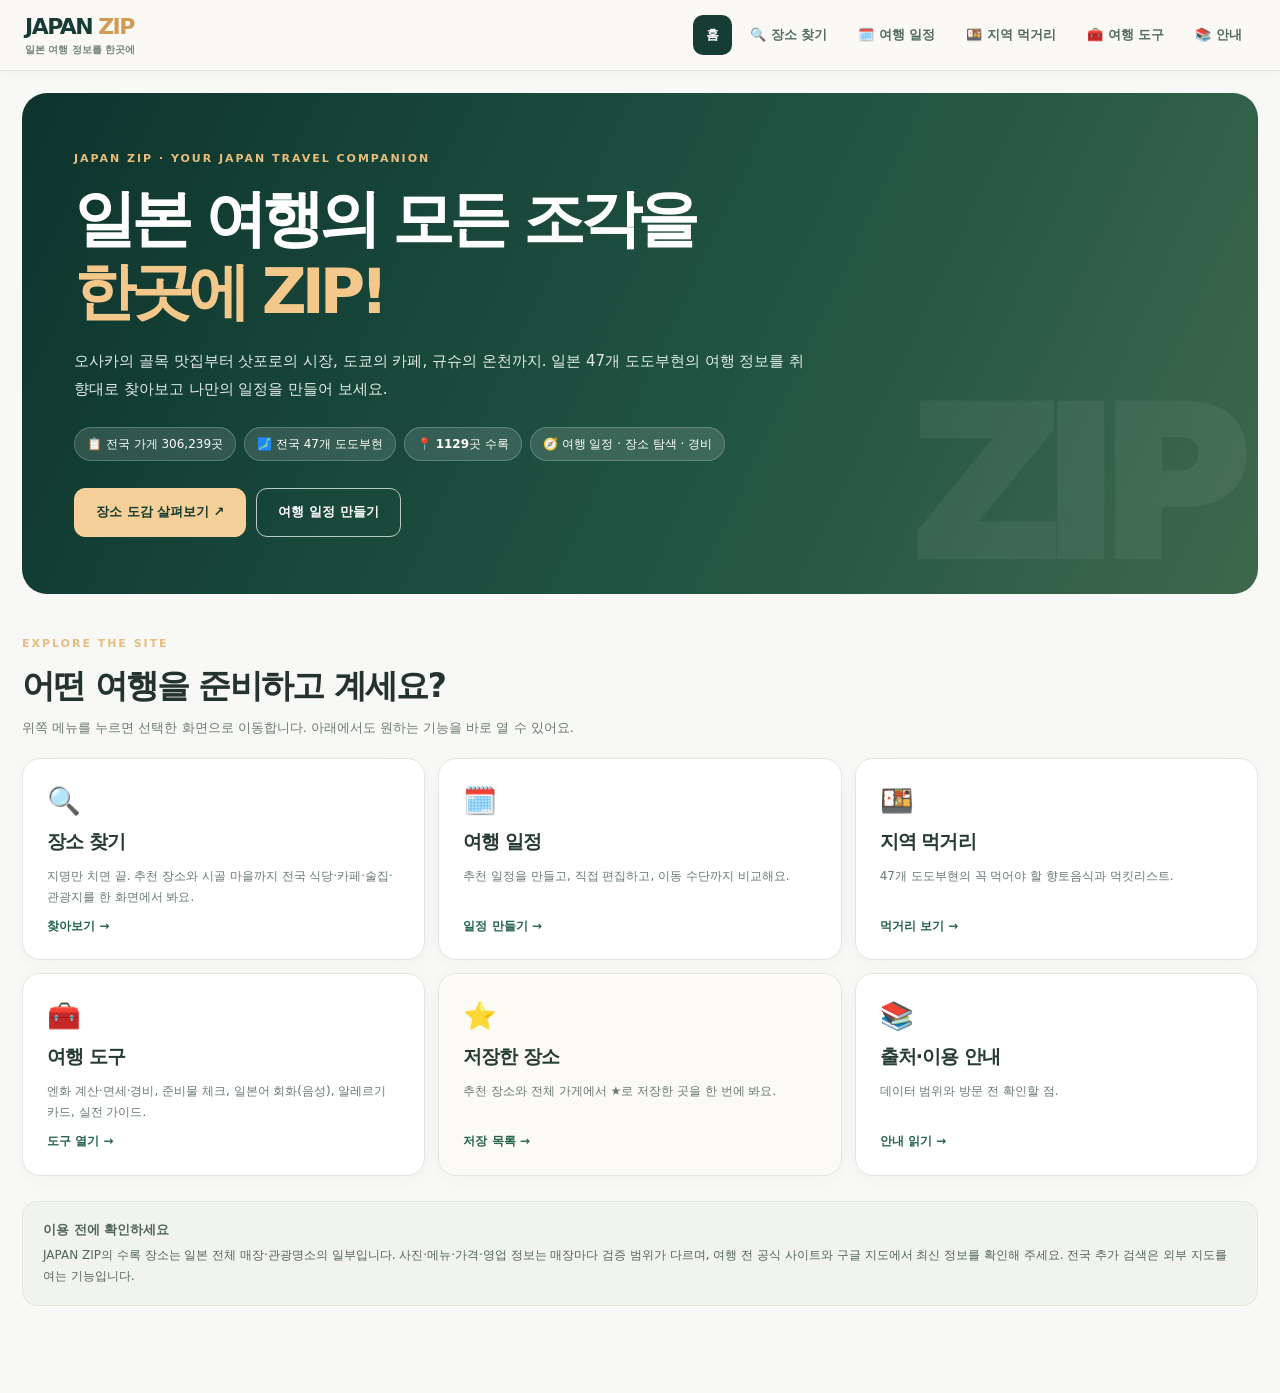
<file: index.html>
<!DOCTYPE html>

<html lang="ko"><head><meta charset="utf-8"/><meta content="width=device-width,initial-scale=1" name="viewport"/>
<title>JAPAN_ZIP | 여행 일정부터 맛집·관광지 추천까지</title>
<meta content="여행 일정부터 맛집·관광지 추천까지. 일본 47개 도도부현의 식당·카페·술집·관광명소를 찾고, 내 일정표를 만들어 엑셀·PDF로 저장하세요." name="description"/>
<meta property="og:type" content="website"/>
<meta property="og:site_name" content="JAPAN_ZIP"/>
<meta property="og:title" content="JAPAN_ZIP | 여행 일정부터 맛집·관광지 추천까지"/>
<meta property="og:description" content="여행 일정부터 맛집·관광지 추천까지. 일본 47개 도도부현의 식당·카페·술집·관광명소를 찾고, 내 일정표를 만들어 엑셀·PDF로 저장하세요."/>
<meta property="og:url" content="https://longchiri.github.io/JAPAN_ZIP/"/>
<meta property="og:image" content="https://longchiri.github.io/JAPAN_ZIP/icons/og.png"/>
<meta property="og:image:width" content="1200"/>
<meta property="og:image:height" content="630"/>
<meta property="og:locale" content="ko_KR"/>
<meta name="twitter:card" content="summary_large_image"/>
<meta name="twitter:title" content="JAPAN_ZIP | 여행 일정부터 맛집·관광지 추천까지"/>
<meta name="twitter:description" content="여행 일정부터 맛집·관광지 추천까지. 일본 47개 도도부현의 식당·카페·술집·관광명소를 찾고, 내 일정표를 만들어 엑셀·PDF로 저장하세요."/>
<meta name="twitter:image" content="https://longchiri.github.io/JAPAN_ZIP/icons/og.png"/>

<style>
:root{--forest:#163c35;--deep:#112d29;--leaf:#2d6659;--accent:#d7a65f;--bg:#faf9f5;--surface:#fff;--line:#e2e5dc;--muted:#5f6d68;--soft:#edf4ee;--blue:#375f93;--radius:18px;--shadow:0 8px 30px rgba(22,46,40,.06)}
*{box-sizing:border-box}html{scroll-behavior:smooth}body{margin:0;background:var(--bg);color:#25332e;font-family:system-ui,-apple-system,'Apple SD Gothic Neo','Malgun Gothic',sans-serif;line-height:1.56;font-size:15px}button,input,select{font:inherit}button{cursor:pointer}a{color:inherit;text-decoration:none}button:focus-visible,a:focus-visible,input:focus-visible,select:focus-visible{outline:3px solid #7db7a6;outline-offset:2px}button:disabled{cursor:default;opacity:.55}
nav{position:sticky;top:0;background:rgba(250,249,245,.95);backdrop-filter:blur(12px);z-index:10;border-bottom:1px solid var(--line)}.navin{max-width:1240px;margin:auto;padding:11px 22px;display:flex;justify-content:space-between;gap:14px;align-items:center;flex-wrap:wrap}.brand{font-weight:900;color:var(--forest);font-size:17px;letter-spacing:-.06em}.brand em{color:#b77849;font-style:normal}.navs{display:flex;flex-wrap:wrap;gap:14px;font-size:12px;color:#61736d}.navs a:hover{text-decoration:underline}
main{max-width:1240px;margin:auto;padding:0 22px 75px}.hero{margin:25px 0;border-radius:27px;background:linear-gradient(115deg,#133a33,#2b5b4c 65%,#476e57);color:white;padding:44px 42px;position:relative;overflow:hidden}.hero:after{content:'日本';position:absolute;right:32px;top:8px;font-size:145px;font-weight:900;opacity:.085;pointer-events:none}.eyebrow{font-size:12px;font-weight:850;letter-spacing:.15em;color:#edc389}.hero h1{font-size:clamp(30px,5vw,56px);line-height:1.22;letter-spacing:-.07em;margin:10px 0}.hero p{max-width:780px;color:#d8e8de;margin:13px 0 19px}.stats{display:flex;flex-wrap:wrap;gap:8px}.stats b{display:inline-block;background:#ffffff1b;border:1px solid #ffffff35;color:white;border-radius:40px;padding:6px 12px;font-size:12px;font-weight:720}
section{padding-top:38px}section h2{font-size:clamp(23px,3vw,31px);margin:4px 0 6px;letter-spacing:-.05em}section h3{letter-spacing:-.035em}section p.subtxt{color:var(--muted);margin:0 0 16px;font-size:13px}.card{border:1px solid var(--line);border-radius:var(--radius);background:var(--surface);padding:19px;box-shadow:var(--shadow)}.section-note{border-left:3px solid #89ad93;padding:12px 16px;border-radius:0 11px 11px 0;background:#eef2eb;font-size:12px;color:#445a50;margin-top:14px}.note-warn{border-left-color:#dba160;background:#fff5e8}.panel-title{font-weight:850;font-size:12px;color:#6c7c73;margin:0 0 8px;letter-spacing:.03em}.choicebar{display:flex;flex-wrap:wrap;gap:8px}.pill{background:white;border:1px solid #d1ded5;border-radius:999px;padding:9px 13px;font-weight:750;font-size:13px;color:#476055;transition:.15s}.pill:hover{background:#eaf3ec}.pill.on{background:var(--forest);color:white;border-color:var(--forest)}.pill.primary{background:var(--soft);color:var(--forest)}
.formgrid{display:grid;grid-template-columns:repeat(3,1fr);gap:13px}.control{min-width:0}.control label{display:block;font-size:12px;font-weight:800;color:#556960;margin-bottom:5px}.control select,.control input{width:100%;border:1px solid #cddbd1;border-radius:11px;padding:11px 12px;background:white;color:#243a31}.area-buttons{display:flex;flex-wrap:wrap;gap:7px;margin:10px 0}.theme-row{display:flex;flex-wrap:wrap;gap:7px;padding-top:4px}.theme-btn{border-radius:10px;border:1px solid #cfdbd3;background:#fff;padding:9px 12px;font-size:12px;font-weight:700;color:#456359}.theme-btn.on{background:#e1efe7;border-color:#689c82;color:#1d5644}.titlebar{display:flex;justify-content:space-between;align-items:center;gap:15px;flex-wrap:wrap;margin-bottom:16px}.controls-row{display:flex;gap:12px;flex-wrap:wrap;align-items:center;margin-top:13px}.btn{border:1px solid #b8cec1;border-radius:10px;padding:10px 13px;background:white;font-size:12px;font-weight:800;color:#2b594c}.btn.dark{background:var(--forest);color:white;border-color:var(--forest)}.btn:hover{filter:brightness(.97)}.tiny{font-size:11px;color:var(--muted)}
.itinerary{display:grid;grid-template-columns:repeat(2,minmax(0,1fr));gap:14px}.day{border:1px solid var(--line);border-radius:16px;overflow:hidden;background:white;min-width:0}.day header{background:#edf3ee;padding:15px 18px}.day header small{font-weight:850;color:#507766}.day header h3{font-size:17px;margin:2px 0 4px}.day header p{margin:0;color:var(--muted);font-size:12px}.day ol{margin:0;padding:8px 18px 11px;list-style:none}.day li{display:flex;gap:11px;padding:10px 0;border-bottom:1px dashed #e9ece5;font-size:13px}.day li:last-child{border:0}.day .time{width:40px;flex-shrink:0;font-weight:800;color:#507968;font-size:12px}.day .route-content{flex:1;min-width:0}.day a{font-weight:800;color:#285e4a;text-decoration:underline;text-decoration-color:#a9c5b6;text-underline-offset:3px}.day .route-menu{font-size:11px;color:#6b7772;margin:4px 0 0}.day footer{font-size:12px;background:#fafbf7;padding:9px 18px;color:#6b786d}.recommend-more{display:flex;flex-wrap:wrap;gap:6px}
.directory-grid{display:grid;grid-template-columns:repeat(3,minmax(0,1fr));gap:12px;margin-top:13px}.place{padding:17px;border-radius:15px;background:white;border:1px solid var(--line);box-shadow:var(--shadow);min-width:0;display:flex;flex-direction:column;transition:.18s}.place:hover{box-shadow:0 8px 22px #204b3817;transform:translateY(-2px)}.place-top{display:flex;align-items:start;justify-content:space-between;gap:6px}.tag{display:inline-block;border-radius:20px;background:#eaf3e9;padding:3px 9px;color:#3f795d;font-size:11px;font-weight:800}.tag.yellow{background:#fff2dc;color:#916027}.place h3{font-size:16px;letter-spacing:-.04em;line-height:1.32;margin:10px 0 2px}.place .japan{font-size:11px;color:#6b756f;margin:0 0 8px}.place .desc{font-size:12px;color:#556862;min-height:35px;margin:0 0 12px;flex:1}.menu{border-top:1px solid #f1eee7;padding:9px 0 0;font-size:12px}.menu strong{display:block;color:#244e3d;font-size:12px;margin:3px 0}.price{font-weight:800;color:#a66a40;font-size:12px}.footer-actions{display:flex;gap:7px;margin-top:12px}.map{flex:1;display:block;text-align:center;border-radius:10px;background:var(--forest);color:#fff;font-weight:800;padding:9px;font-size:12px}.source{font-size:11px;border:1px solid var(--line);border-radius:9px;padding:9px 10px;color:#516158}.fav{background:#fff;border:1px solid var(--line);border-radius:9px;width:36px;font-size:18px;color:#b98950}.fav.active{color:#d07832;background:#fff5e6}.placeholder{padding:35px;text-align:center;color:#66756d;border:1px dashed #bacbbd;border-radius:15px;background:white}.count{font-weight:800;color:#315b4f}.guidehint{font-size:12px;color:#65756e;margin:9px 0}
.charttable{width:100%;border-collapse:collapse;background:white;border:1px solid var(--line);border-radius:12px;overflow:hidden;font-size:12px}.charttable td,.charttable th{border-bottom:1px solid var(--line);padding:8px;text-align:left}.charttable th{background:#eef3ec}.charttable tr:last-child td{border-bottom:0}.two-col{display:grid;grid-template-columns:1.12fr .88fr;gap:14px}.budget-grid{display:grid;grid-template-columns:repeat(2,minmax(0,1fr));gap:10px}.budget-field{display:block}.budget-field label{display:block;font-size:12px;margin-bottom:4px;color:#5a6b5f}.budget-field input{width:100%;border:1px solid #d2e0d6;border-radius:9px;padding:10px}.total{font-size:30px;letter-spacing:-.06em;color:var(--forest);font-weight:900}.legend{display:flex;gap:8px;flex-wrap:wrap}.legend span{font-size:12px;padding:4px 10px;background:#e9f0ea;border-radius:20px}.source-list{padding-left:19px;font-size:12px;color:#5f7466;line-height:1.9}.source-list a{text-decoration:underline;color:#335f54}
@media(max-width:900px){.directory-grid{grid-template-columns:repeat(2,1fr)}.formgrid{grid-template-columns:repeat(2,1fr)}.hero:after{font-size:100px}.two-col{grid-template-columns:1fr}}
@media(max-width:600px){main{padding:0 13px 65px}.hero{padding:26px 21px;border-radius:19px}.hero:after{font-size:75px;right:10px;top:5px}.navin{padding:10px 13px}.navs{gap:9px}.itinerary,.directory-grid,.formgrid{grid-template-columns:1fr}section{padding-top:29px}.card{padding:14px}.place{padding:15px}.stats b{font-size:11px}.budget-grid{grid-template-columns:repeat(2,1fr)}.pill{padding:8px 11px;font-size:12px}}
@media print{nav,.controls-row,.footer-actions,.search-panel,#places,#sources{display:none!important}.hero{color:black;background:#f2f4ec}.hero p{color:black}section{padding-top:16px}.day{break-inside:avoid}}

.price-table-wrap{overflow-x:auto;margin-top:12px}.checked-price-table{width:100%;border-collapse:collapse;font-size:13px;min-width:640px}.checked-price-table th{text-align:left;padding:11px 13px;background:#eff5ef;color:#285546}.checked-price-table td{border-bottom:1px solid #e9eee8;padding:12px 13px;vertical-align:top}.checked-price-table tbody tr:hover{background:#fafcf9}.checked-price-table td b{color:#314d3e}.checked-price-table a{color:#21664c;font-weight:800;text-decoration:underline;text-underline-offset:3px}.verified-pill{display:inline-block;border-radius:40px;font-size:10px;font-weight:850;padding:3px 7px;margin:6px 0 3px;border:1px solid #b2d2bc}.verified-pill.official{color:#246a42;background:#eaf8ea}.verified-pill.reported{color:#805b28;background:#fff3dd;border-color:#ecd4ab}.checked-items{margin:7px 0;border-top:1px dashed #deded8}.checked-items>div{display:flex;justify-content:space-between;align-items:start;gap:8px;border-bottom:1px dashed #eee;padding:5px 0;font-size:12px}.checked-items b{white-space:nowrap;color:#334e3a}.price-note,.estimate-note{font-size:11px;color:#64736b;margin:5px 0}.price-note{color:#8a6246}.evidence-link{font-size:11px;color:#296955;text-decoration:underline;font-weight:750;display:inline-block;margin:4px 0}.price-table-wrap .price-table-detail{display:block;color:#8b644c;font-size:11px;margin-top:3px}

.venue-photo{margin:-5px -5px 13px}.venue-photo img{display:block;width:100%;height:185px;object-fit:cover;border-radius:14px;background:#e7eee8}.venue-photo small{font-size:10px;display:block;color:#6b7c72;padding-top:5px}.venue-photo small a{text-decoration:underline}.menu-explanation{font-size:12px;line-height:1.6;color:#4d5e55;margin:9px 0 5px}.photo-search{display:inline-block;font-size:11px;color:#245b48;font-weight:800;text-decoration:underline;margin:5px 0 8px}.discovery-section{margin-top:12px}.discovery-section select{width:100%}
.venue-placeholder{height:185px;margin:-5px -5px 13px;display:flex;flex-direction:column;align-items:center;justify-content:center;gap:5px;border-radius:14px;background:linear-gradient(135deg,#e7f0e6,#f7ecdb);color:#496b58}.venue-placeholder span{font-size:62px;line-height:1.2}.venue-placeholder small{font-size:10px;color:#677568;text-align:center;padding:0 15px}.kyushu-note{margin:18px 0;padding:16px;background:#fff5e4;border:1px solid #f1d9ad;border-radius:16px;color:#795b27;font-size:13px}.prefgrid{display:grid;grid-template-columns:repeat(auto-fit,minmax(135px,1fr));gap:8px;margin:12px 0}.prefgrid button{background:white;border:1px solid #d1dfd7;border-radius:12px;padding:13px;font-weight:800;color:#235242}.prefgrid button:hover{background:#e6f1eb}
.citychips{display:flex;gap:8px;flex-wrap:wrap;margin:12px 0}.citychips button{border-radius:30px;background:#fff;border:1px solid #cadace;padding:9px 12px;color:#215542;font-weight:750;font-size:12px}.citychips button:hover,.citychips button.active{background:#164537;color:white}.district-heading{font-weight:800;font-size:13px;margin:10px 0}.atlas-footnote{font-size:12px;color:#536b60;line-height:1.65}.count-tally{padding:11px 14px;margin:12px 0;border-radius:12px;background:#ecf3ee;border:1px solid #d8e5dd;font-size:12px;color:#365c4b}.pref-range{margin:8px 0;color:#53685e;font-size:12px}
/* JAPAN ZIP small-town directory */
.zip-town-explorer{margin:18px 0 22px;padding:20px;border:1px solid #d1e2d7;border-radius:18px;background:#f8fbf8}
.zip-town-explorer .district-heading{margin:0 0 6px}.zip-town-explorer .district-heading small{font-size:12px;font-weight:600;color:#6a8275}
.zip-town-tools{display:grid;grid-template-columns:1fr 1fr;gap:12px;margin:13px 0}
.zip-town-tools label span{display:block;font-size:12px;font-weight:800;color:#577161;margin-bottom:6px}
.zip-town-tools input,.zip-town-tools select{width:100%;min-width:0;padding:11px;border:1px solid #c8dace;border-radius:10px;background:#fff;color:#243d33}
.zip-town-list{display:flex;flex-wrap:wrap;gap:7px;max-height:240px;overflow:auto;padding:2px}
.zip-town-chip{border:1px solid #c9dbcf;background:white;color:#2a5843;border-radius:999px;font-weight:700;font-size:12px;padding:8px 11px}
.zip-town-chip[aria-pressed="true"]{background:#174436;color:white;border-color:#174436}
.zip-town-detail{margin-top:14px;background:white;border:1px solid #dde9dd;border-radius:12px;padding:14px;color:#345443;font-size:13px}
.zip-town-detail h3{margin:0 0 5px;font-size:17px}.zip-town-links{display:flex;flex-wrap:wrap;gap:7px;margin-top:12px}
.zip-town-links a{border-radius:9px;padding:9px 12px;text-decoration:none;background:#e8f1e9;color:#235540;font-size:12px;font-weight:800}
.zip-town-links a:first-child{background:#174436;color:white}
@media(max-width:640px){.zip-town-explorer{padding:13px}.zip-town-tools{grid-template-columns:1fr}.zip-town-list{max-height:200px}}
.zip-multi-picker{border:1px solid #c9dcd0;background:#f7faf7;border-radius:16px;padding:17px;margin:11px 0}.zip-multi-row{display:flex;gap:9px;align-items:center;flex-wrap:wrap}.zip-multi-row label{font-size:12px;font-weight:800}.zip-multi-row select{flex:1;min-width:170px;border:1px solid #cadbcf;background:#fff;border-radius:10px;padding:11px}.zip-selected-prefs{display:flex;gap:8px;flex-wrap:wrap;margin:12px 0}.zip-picked{border-radius:30px;padding:8px 10px 8px 14px;background:#dfeee5;font-size:13px;font-weight:750;color:#244e3f}.zip-picked button{border:none;background:transparent;color:#a14d42;font-weight:900;margin-left:7px;font-size:17px}#zonePills{display:none!important}@media(max-width:600px){.zip-multi-row select{min-width:100%;width:100%}}
.food-venues{margin:13px 0;padding:11px;border-radius:12px;background:#f2f7f2;border:1px solid #d9e7db}.food-venues>strong{display:block;font-size:13px;margin-bottom:8px;color:#22513f}.food-venue{border-top:1px solid #dde8dc;padding:9px 0;display:flex;justify-content:space-between;gap:12px;align-items:center;font-size:12px}.food-venue small{display:block;font-size:11px;color:#68786b;margin-top:4px}.food-venue a{white-space:nowrap;color:#245e4c;text-decoration:underline;font-weight:800}.food-no-venues{font-size:12px;color:#69776e;background:#f7f8f5;padding:10px;border-radius:9px}#zipPlanRegionGuide{grid-column:1/-1;margin:3px 0} </style><style>
/* JAPAN ZIP multi-screen navigation */
[hidden]{display:none!important}
:root{--forest:#163c35;--deep:#112d29;--accent:#d7a65f}
body{background:#f8f9f7}
nav{z-index:50;box-shadow:0 1px 12px rgba(16,48,39,.05)}
.zip-nav{max-width:1320px;padding:12px 25px;min-height:70px}
.zip-brand{font-size:22px;white-space:nowrap;letter-spacing:-.07em;line-height:1}
.zip-brand em{color:#d19b55}
.zip-brand small{display:block;letter-spacing:0;font-size:10px;color:#73867c;font-weight:600;margin-top:7px}
.zip-nav-links{gap:5px;align-items:center}
.zip-nav-links a{font-size:13px;font-weight:780;padding:10px 13px;border-radius:10px;color:#536b60;transition:background .15s,color .15s}
.zip-nav-links a:hover{background:#eff5ef;text-decoration:none}
.zip-nav-links a.active{background:#173c34;color:#fff;text-decoration:none}
.zip-menu-toggle{display:none;border:1px solid #cbdad0;background:#fff;border-radius:10px;padding:8px 13px;font-weight:800;color:#224c3a}
.zip-view{animation:zipFade .22s ease-out}
@keyframes zipFade{from{opacity:.3;transform:translateY(5px)}to{opacity:1;transform:translateY(0)}}
.zip-home{padding-top:22px}
.zip-hero{background:linear-gradient(115deg,#0d342d 0%,#215443 58%,#3e684c 100%);border-radius:25px;padding:57px 52px;color:white;overflow:hidden;position:relative}
.zip-hero:after{content:'ZIP';position:absolute;right:30px;bottom:-55px;font-size:clamp(120px,16vw,230px);font-weight:1000;letter-spacing:-.09em;opacity:.055;pointer-events:none}
.zip-eyebrow,.zip-section-label{font-weight:850;font-size:11px;letter-spacing:.18em;color:#e8bd7c}
.zip-hero h1{font-size:clamp(33px,5.5vw,62px);letter-spacing:-.08em;line-height:1.17;margin:16px 0 20px}
.zip-hero h1 span{color:#f4c88b}
.zip-hero p{max-width:740px;color:#e1ede6;line-height:1.85;font-size:15px}
.zip-hero-stats{display:flex;flex-wrap:wrap;gap:8px;margin-top:23px}
.zip-hero-stats span{padding:7px 12px;font-size:12px;color:#fff;background:#ffffff20;border:1px solid #ffffff35;border-radius:20px}
.zip-hero-actions{display:flex;gap:10px;flex-wrap:wrap;margin-top:27px;position:relative;z-index:1}
.zip-hero-actions button{border-radius:11px;padding:13px 21px;font-weight:850;font-size:13px}
.zip-primary{background:#f5d098;color:#153c30;border:1px solid #f5d098}
.zip-secondary{background:transparent;border:1px solid #b8cdc0;color:#fff}
.zip-intro{margin:37px 0 20px}
.zip-intro h2{font-size:clamp(24px,3.5vw,33px);margin:6px 0;letter-spacing:-.05em}
.zip-intro p{margin:0;color:#6a7a70;font-size:13px}
.zip-feature-grid{display:grid;grid-template-columns:repeat(3,minmax(0,1fr));gap:13px}
.zip-feature{background:#fff;border:1px solid #e1e8df;border-radius:18px;min-height:186px;text-align:left;padding:24px;display:flex;align-items:flex-start;flex-direction:column;gap:9px;color:#263b31;box-shadow:0 4px 16px #163c3509;transition:.18s}
.zip-feature:hover,.zip-feature:focus-visible{transform:translateY(-3px);border-color:#92b5a1;box-shadow:0 12px 25px #163c3515}
.zip-feature-icon{font-size:27px;line-height:1.3}
.zip-feature b{font-size:19px;letter-spacing:-.05em}
.zip-feature span:not(.zip-feature-icon){font-size:12px;color:#687a70;line-height:1.75;flex:1}
.zip-feature strong{font-size:12px;color:#23634d}
.zip-feature-favs{background:#fcfaf4}
.zip-home-note{margin:25px 0 12px;border:1px solid #e2e8db;background:#f0f4ec;padding:18px 20px;border-radius:15px;font-size:13px;color:#526756}
.zip-home-note p{margin:5px 0 0;font-size:12px;line-height:1.75}
.zip-view-header{padding:27px 0 20px;border-bottom:1px solid #e0e8df;margin-bottom:12px}
.zip-view-header span{font-size:11px;font-weight:800;color:#6c8e7c;letter-spacing:.08em}
.zip-view-header h1{font-size:clamp(27px,4vw,39px);letter-spacing:-.06em;margin:7px 0 4px;color:#204b3e}
.zip-view-header p{margin:0;font-size:13px;color:#64796c}
.zip-view:not(.zip-home){padding-top:6px}
.zip-view:not(.zip-home)>section{padding-top:18px}
main{max-width:1280px}
@media(max-width:900px){.zip-feature-grid{grid-template-columns:repeat(2,minmax(0,1fr))}.zip-nav-links a{font-size:12px;padding:9px 8px}.zip-brand{font-size:19px}}
@media(max-width:680px){.zip-nav{padding:10px 14px}.zip-menu-toggle{display:block;margin-left:auto}.zip-nav-links{display:none;width:100%;flex-basis:100%;flex-wrap:wrap;gap:5px;padding:8px 0 3px}.zip-nav-links.is-open{display:flex}.zip-nav-links a{flex:1 1 45%;text-align:center;padding:11px 8px;background:#f1f5f0}.zip-nav-links a.active{background:#173c34}.zip-hero{padding:36px 24px;border-radius:17px}.zip-hero p{font-size:13px}.zip-feature-grid{grid-template-columns:1fr}.zip-feature{min-height:unset;padding:19px}.zip-feature b{font-size:17px}.zip-home{padding-top:15px}}
@media print{.zip-view[hidden]{display:none!important}.zip-nav-links,.zip-menu-toggle,.zip-hero-actions,.zip-feature-grid{display:none!important}}
</style><style>
.zip-search-grid{grid-template-columns:repeat(3,minmax(0,1fr))!important}.zip-search-steps{display:flex;gap:8px;flex-wrap:wrap;margin-bottom:16px}.zip-search-steps span{background:#edf4ee;color:#215b48;padding:6px 12px;border-radius:100px;font-size:12px;font-weight:750}.zip-search-actions{display:flex;flex-wrap:wrap;align-items:center;gap:10px;margin:15px 0}.zip-town-found{padding:12px 0}.zip-town-found-list{display:flex;gap:7px;flex-wrap:wrap;margin-top:8px;max-height:160px;overflow:auto}.zip-unified-results{border-top:1px solid #e1e8e1;margin-top:20px;padding-top:10px}.zip-unified-results h3{font-size:17px}.zip-unified-results h3 small{font-size:12px;color:#567365}.zip-unified-cards{display:grid;grid-template-columns:repeat(3,minmax(0,1fr));gap:9px;margin:12px 0}.zip-result-mini{border:1px solid #dce7de;border-radius:12px;padding:12px;display:flex;flex-direction:column;gap:4px}.zip-result-mini b{font-size:13px}.zip-result-mini small{font-size:11px;color:#6e7b72}.zip-result-mini a{font-size:12px;color:#25634a;text-decoration:underline}.zip-repeat-control{display:flex;align-items:center;gap:7px;flex-wrap:wrap;font-weight:750;color:#31584a;font-size:12px}.zip-repeat-control input{accent-color:#174737}.zip-repeat-control small{font-weight:400;color:#6a766d}@media(max-width:850px){.zip-search-grid,.zip-unified-cards{grid-template-columns:repeat(2,minmax(0,1fr))!important}}@media(max-width:600px){.zip-search-grid,.zip-unified-cards{grid-template-columns:1fr!important}}</style>
<style>
#food-guide .food-layout{display:grid;grid-template-columns:260px minmax(0,1fr);gap:18px}#food-guide .food-filter{position:sticky;top:86px;align-self:start}#food-guide .food-search{width:100%;padding:12px;border:1px solid #cbd9d0;border-radius:12px;margin:8px 0}#food-guide .foodcards{display:grid;grid-template-columns:repeat(2,minmax(0,1fr));gap:12px}#food-guide .food-item{background:#fff;border:1px solid #dce6dd;border-radius:15px;padding:16px;min-width:0}#food-guide .food-item h3{margin:4px 0;font-size:18px}#food-guide .food-item .jp{color:#697970;font-size:12px}#food-guide .food-item p{color:#516259;font-size:13px;margin:8px 0}#food-guide .food-actions{display:flex;gap:6px;flex-wrap:wrap}#food-guide .food-actions button,#food-guide .food-actions a{border:1px solid #bfd2c5;border-radius:9px;padding:8px 10px;font-size:12px;font-weight:750;background:white;color:#265341;cursor:pointer}#food-guide .food-actions a{background:#17473a;color:white}#food-guide .food-actions .saved{background:#fff2d6;color:#8a5920}#food-guide .food-mini{font-size:12px;color:#65796a}#food-guide .food-select{width:100%;padding:11px;border:1px solid #cbd9d0;border-radius:10px;background:white;margin:5px 0 12px}#food-guide .food-head{display:flex;align-items:center;justify-content:space-between;gap:10px;flex-wrap:wrap;margin:10px 0 15px}#food-guide .food-count{font-weight:800;color:#2b6550}#food-guide .food-filter h3{margin:0 0 9px}#food-guide .food-tag{background:#e7f1e9;border-radius:18px;padding:5px 10px;font-size:12px;display:inline-block;color:#326349}#food-guide .food-source{margin-top:15px;font-size:12px;color:#617168}#food-guide .food-source a{text-decoration:underline}@media(max-width:800px){#food-guide .food-layout{grid-template-columns:1fr}#food-guide .food-filter{position:static}#food-guide .foodcards{grid-template-columns:1fr}}
</style><style>
/* JAPAN ZIP V10 editor / details */
.jz-toolbar{display:flex;flex-wrap:wrap;gap:9px;align-items:center;margin:14px 0}.jz-match-list{display:grid;grid-template-columns:repeat(auto-fit,minmax(220px,1fr));gap:8px;margin:12px 0}.jz-match{border:1px solid #d6e2d9;background:#f8fbf7;border-radius:12px;padding:11px;display:flex;justify-content:space-between;align-items:center;gap:8px}.jz-match b{font-size:13px}.jz-days{display:grid;grid-template-columns:repeat(auto-fit,minmax(290px,1fr));gap:14px;margin-top:20px}.jz-day{padding:15px;background:#fff;border:1px solid #d6e3d8;border-radius:17px;min-width:0}.jz-day h3{margin:0 0 10px}.jz-day-entry{border-top:1px solid #e4e9e1;padding:11px 0;display:grid;grid-template-columns:minmax(0,1fr) auto;gap:8px;align-items:center}.jz-day-entry small{display:block;color:#61766d}.jz-iconbtn{border:1px solid #c9d9cb;background:#fff;color:#19493d;border-radius:9px;padding:5px 8px}.jz-iconbtn:disabled{opacity:.35}.jz-actions{display:flex;gap:4px}.jz-route-grid{display:grid;grid-template-columns:repeat(3,minmax(0,1fr));gap:12px;margin:18px 0}.jz-option{border:1px solid #d8e3d9;padding:14px;border-radius:14px}.jz-option label{display:block;font-size:12px;font-weight:750;margin:8px 0 3px}.jz-option input{width:100%;padding:9px;border:1px solid #ccdcd0;border-radius:9px}.jz-result{padding:13px;background:#edf3ee;border-radius:12px;font-size:13px}.jz-info-grid{display:grid;grid-template-columns:repeat(2,minmax(0,1fr));gap:14px}.jz-info-grid .card a{color:#22614c;text-decoration:underline;font-weight:800}.jz-modal[hidden]{display:none!important}.jz-modal{position:fixed;inset:0;z-index:150;display:flex;align-items:center;justify-content:center;padding:20px}.jz-modal-backdrop{position:absolute;inset:0;background:rgba(10,31,24,.63)}.jz-modal-card{position:relative;z-index:1;background:#fff;border-radius:22px;padding:25px;max-width:720px;width:100%;max-height:90vh;overflow:auto;box-shadow:0 20px 80px #112e2855}.jz-modal-card h2{margin:6px 0;font-size:25px}.jz-close{position:absolute;right:15px;top:11px;border:0;background:#e9f1e9;border-radius:50%;font-size:28px;width:38px;height:38px}.jz-modal-grid{display:grid;grid-template-columns:1fr 1fr;gap:12px}.jz-modal-grid>div{background:#f3f7f2;padding:12px;border-radius:11px}.jz-muted{color:#65746d;font-size:12px}.jz-place-detail{cursor:pointer}.jz-place-detail:hover{outline:2px solid #aac9b6;outline-offset:2px}.jz-restaurant-filter{display:flex;gap:6px;flex-wrap:wrap;margin:12px 0}.jz-restaurant-filter button{font-size:12px}.jz-food-matches{margin-top:10px;border-top:1px solid #d9e3d9;padding-top:8px}.jz-food-matches .jz-food-venue{padding:7px 0;border-bottom:1px dashed #d9e2d8}.jz-food-venue small{display:block;color:#69786c}.jz-note{padding:12px;border-left:3px solid #a1bca7;background:#f3f8f3;font-size:12px;margin-top:12px}.jz-badgelabel{font-size:11px;font-weight:800;color:#3e775e;background:#e7f3eb;border-radius:20px;padding:5px 9px;display:inline-block}
@media(max-width:700px){.jz-info-grid,.jz-route-grid,.jz-modal-grid{grid-template-columns:1fr}.jz-modal-card{padding:19px}.jz-day-entry{grid-template-columns:minmax(0,1fr)}}
@media print{nav,.jz-toolbar,.jz-iconbtn,#jzMatches,.zip-view-header,#jzModal{display:none!important}#zip-editor{display:block!important}.jz-day{break-inside:avoid}}
</style><style id="jz-v11-styles">
.jz-free-note{background:#edf4ee;border:1px solid #d0e2d4;border-radius:12px;padding:12px 15px;margin:14px 0;color:#385648;font-size:13px;line-height:1.7}.jz-free-note button{margin:5px 0 0 8px}.jz-edit-slot{margin-top:6px;display:flex;gap:7px;align-items:center;flex-wrap:wrap}.jz-edit-slot button{font-size:12px;padding:5px 10px}.jz-suggest-overlay:not([hidden]){display:flex;position:fixed;inset:0;background:rgba(15,31,26,.66);z-index:2000;align-items:center;justify-content:center;padding:18px}.jz-suggest-panel{width:min(980px,100%);max-height:90vh;overflow:auto;background:#fff;border-radius:20px;padding:22px;box-shadow:0 18px 55px #0003}.jz-suggest-head{display:flex;justify-content:space-between;gap:12px;align-items:start}.jz-suggest-head h2{margin:4px 0}.jz-suggest-head small{color:#497464;font-weight:800}.jz-suggest-filters{display:grid;grid-template-columns:repeat(3,minmax(0,1fr));gap:12px;margin:15px 0}.jz-suggest-filters label{font-weight:750;font-size:12px;color:#486758}.jz-suggest-filters input,.jz-suggest-filters select{display:block;width:100%;min-width:0;border:1px solid #bfcfc4;background:#fff;padding:10px;border-radius:10px;margin-top:5px}.jz-suggest-results{display:grid;grid-template-columns:repeat(2,minmax(0,1fr));gap:10px;margin-top:10px}.jz-suggest-item{border:1px solid #dce5dd;border-radius:13px;padding:14px;min-width:0}.jz-suggest-item h3{font-size:16px;margin:5px 0}.jz-suggest-item p{font-size:12px;color:#64756a;margin:4px 0}.jz-suggest-item .actions{display:flex;gap:7px;flex-wrap:wrap;margin-top:10px}.jz-suggest-item a,.jz-suggest-item button{font-size:12px}.jz-suggest-foot{display:flex;justify-content:space-between;gap:10px;align-items:center;flex-wrap:wrap;margin-top:15px}.jz-suggest-near{font-size:11px;color:#246345;font-weight:800}.jz-noresult{grid-column:1/-1;padding:22px;text-align:center;color:#5f6c61;background:#f5f7f3;border-radius:10px}
@media(max-width:700px){.jz-suggest-panel{padding:14px;max-height:94vh}.jz-suggest-filters{grid-template-columns:1fr}.jz-suggest-results{grid-template-columns:1fr}}
@media print{.jz-edit-slot,.jz-suggest-overlay,.jz-free-note{display:none!important}}
</style>
<link rel="manifest" href="manifest.webmanifest"/>
<meta name="theme-color" content="#163c35"/>
<link rel="icon" href="icons/icon-192.png"/>
<link rel="apple-touch-icon" href="icons/icon-192.png"/>
<link rel="stylesheet" href="css/v13.css"/>
</head><body>
<nav><div class="navin zip-nav"><a aria-label="JAPAN ZIP 홈" class="brand zip-brand" data-go="home" href="#home">JAPAN <em>ZIP</em><small>일본 여행 정보를 한곳에</small></a><button aria-controls="zipNavLinks" aria-expanded="false" class="zip-menu-toggle" id="zipToggle" type="button">☰ 메뉴</button><div aria-label="메인 메뉴" class="navs zip-nav-links" id="zipNavLinks" role="navigation"><a data-go="home" href="#home">홈</a><a data-go="find" href="#find">🔍 장소 찾기</a><a data-go="planner" href="#planner">🗓️ 여행 일정</a><a data-go="food-guide" href="#food-guide">🍱 지역 먹거리</a><a data-go="tools" href="#tools">🧰 여행 도구</a><a data-go="sources" href="#sources">📚 안내</a></div></div></nav>
<main><section aria-label="JAPAN ZIP 홈" class="zip-home zip-view" data-view="home" id="home"><div class="zip-hero"><div class="zip-eyebrow">JAPAN ZIP · YOUR JAPAN TRAVEL COMPANION</div><h1>일본 여행의 모든 조각을<br/><span>한곳에 ZIP!</span></h1><p>오사카의 골목 맛집부터 삿포로의 시장, 도쿄의 카페, 규슈의 온천까지. 일본 47개 도도부현의 여행 정보를 취향대로 찾아보고 나만의 일정을 만들어 보세요.</p><div class="zip-hero-stats"><span id="v12HomeOsmCount" hidden></span><span>🗾 전국 47개 도도부현</span><span>📍 <strong id="bigcount">1,129</strong>곳 수록</span><span>🧭 여행 일정 · 장소 탐색 · 경비</span></div><div class="zip-hero-actions"><button class="zip-primary" data-open="find" type="button">장소 도감 살펴보기 ↗</button><button class="zip-secondary" data-open="planner" type="button">여행 일정 만들기</button></div></div><div class="zip-intro"><div><span class="zip-section-label">EXPLORE THE SITE</span><h2>어떤 여행을 준비하고 계세요?</h2><p>위쪽 메뉴를 누르면 선택한 화면으로 이동합니다. 아래에서도 원하는 기능을 바로 열 수 있어요.</p></div></div><div class="zip-feature-grid"><button class="zip-feature" data-open="find" type="button"><span class="zip-feature-icon">🔍</span><b>장소 찾기</b><span>지명만 치면 끝. 추천 장소와 시골 마을까지 전국 식당·카페·술집·관광지를 한 화면에서 봐요.</span><strong>찾아보기 →</strong></button><button class="zip-feature" data-open="planner" type="button"><span class="zip-feature-icon">🗓️</span><b>여행 일정</b><span>추천 일정을 만들고, 직접 편집하고, 이동 수단까지 비교해요.</span><strong>일정 만들기 →</strong></button><button class="zip-feature" data-open="food-guide" type="button"><span class="zip-feature-icon">🍱</span><b>지역 먹거리</b><span>47개 도도부현의 꼭 먹어야 할 향토음식과 먹킷리스트.</span><strong>먹거리 보기 →</strong></button><button class="zip-feature" data-open="tools" type="button"><span class="zip-feature-icon">🧰</span><b>여행 도구</b><span>엔화 계산·면세·경비, 준비물 체크, 일본어 회화(음성), 알레르기 카드, 실전 가이드.</span><strong>도구 열기 →</strong></button><button class="zip-feature zip-feature-favs" id="zipFavorites" type="button"><span class="zip-feature-icon">⭐</span><b>저장한 장소</b><span>추천 장소와 전체 가게에서 ★로 저장한 곳을 한 번에 봐요.</span><strong>저장 목록 →</strong></button><button class="zip-feature" data-open="sources" type="button"><span class="zip-feature-icon">📚</span><b>출처·이용 안내</b><span>데이터 범위와 방문 전 확인할 점.</span><strong>안내 읽기 →</strong></button></div><div class="zip-home-note"><b>이용 전에 확인하세요</b><p>JAPAN ZIP의 수록 장소는 일본 전체 매장·관광명소의 일부입니다. 사진·메뉴·가격·영업 정보는 매장마다 검증 범위가 다르며, 여행 전 공식 사이트와 구글 지도에서 최신 정보를 확인해 주세요. 전국 추가 검색은 외부 지도를 여는 기능입니다.</p></div></section>
<section class="zip-view" data-view="planner" hidden="" id="planner"><div class="zip-view-header"><span>JAPAN ZIP / 여행 일정 만들기</span><h1>여행 일정 만들기</h1><p>일본 여행의 출발점을 선택하고 일정표를 구성해 보세요.</p></div><div class="titlebar"><div><div class="eyebrow">01 · BUILD YOUR OWN ROUTE</div><h2>내 취향대로 여행 루틴 만들기</h2><p class="subtxt">날짜 없이 여행 기간·중심 지역·음식·테마를 선택하면 추천 일정과 방문 장소를 구성합니다. 각 장소의 수정 버튼으로 같은 동네·같은 현 후보를 찾아 바꿀 수 있습니다.</p></div><div class="controls-row"><button class="btn" id="copyPlan">📋 일정 복사</button><button class="btn" id="print">🖨 인쇄</button></div></div>
<div class="card"><div class="kyushu-note"><b>🚆 교통 안내</b> · 일본 전국은 장소를 비교하는 검색 범위이며 2~5일에 전국을 순회하는 일정이 아닙니다. <b>도도부현을 골라야 해당 지역만</b> 일정에 배정됩니다. 광역 지역만 선택하면 그 권역 안의 여러 도도부현을 날짜별로 순환합니다. 다른 도시를 함께 이동한다면 열차·항공 시간 및 숙박지를 별도로 조정하세요.</div><div class="panel-title">🗾 전국 지역 탐색</div><div class="formgrid" style="grid-template-columns:repeat(auto-fit,minmax(220px,1fr));margin:8px 0 19px"><div class="control"><label for="regionPick">광역 지역 (9개)</label><select id="regionPick"><option value="전체">일본 전국</option><option value="홋카이도">홋카이도</option><option value="도호쿠">도호쿠</option><option value="간토">간토</option><option value="주부">주부</option><option value="간사이">간사이</option><option value="주고쿠">주고쿠</option><option value="시코쿠">시코쿠</option><option value="규슈">규슈</option><option value="오키나와">오키나와</option></select></div><div class="control"><label for="prefPick">도도부현 (47개)</label><select id="prefPick"></select></div></div><div class="count-tally" id="selectionCount" role="status"></div><div class="citychips" id="cityQuick" style="display:none!important"></div><div class="zip-town-explorer" id="zipTownExplorer" style=";display:none!important"><div class="district-heading">🏘️ 일본 전국 소도시·온천마을·섬 탐색 <small id="zipTownTotal"></small></div><p class="subtxt">먼저 광역 지역과 도도부현을 선택하세요. 이곳의 지명 목록은 <b>여행지 검색용</b>이며 매장 데이터가 등록되어 있다는 뜻은 아닙니다.</p><div class="zip-town-tools"><label class="control"><span>도시·마을 이름 검색</span><input id="zipTownQuery" placeholder="예: 다카야마, 유후인, 오타루, 이네" type="search"/></label><label class="control"><span>여행지 선택</span><select id="zipTownSelect"><option value="">도시·마을 선택</option></select></label></div><div class="zip-town-list" id="zipTownList"></div><div aria-live="polite" class="zip-town-detail" id="zipTownDetail">지역을 선택하면 소도시별 검색 버튼이 나옵니다.</div></div><div class="panel-title">① 여행 기간</div><div class="choicebar" id="durations"><button class="pill" data-days="3">2박 3일</button><button class="pill on" data-days="4">3박 4일</button><button class="pill" data-days="5">4박 5일</button></div>
<div class="panel-title" style="margin-top:20px">② 여행할 지역 여러 개 선택</div>
<div class="zip-multi-picker"><div class="zip-multi-row"><label for="zipPlanPref">일정에 추가할 도도부현</label><select id="zipPlanPref" aria-label="일정에 추가할 지역"></select><button type="button" class="btn dark" id="zipAddPref">+ 지역 추가</button><button type="button" class="btn" id="zipClearPref">전체 삭제</button></div><p class="tiny">위의 광역 지역·도도부현을 고르면 이 목록도 해당 권역으로 좁혀집니다. 예: 규슈 선택 → 후쿠오카·사가·나가사키·구마모토·오이타·미야자키·가고시마에서 선택. 같은 지역을 여러 번 추가할 수 있습니다.</p><div id="zipSelectedPrefs" class="zip-selected-prefs" aria-live="polite"></div><p class="tiny" id="zipPlanPrefHint"></p></div>
<div class="formgrid" style="margin-top:10px"><div class="control"><label for="microArea">세부 동네</label><select id="microArea"></select></div><div class="control"><label for="cuisine">음식 대분류</label><select id="cuisine"></select></div><div class="control"><label for="foodtype">먹고 싶은 메뉴</label><select id="foodtype"></select></div><div class="control"><label for="audience">어떤 분위기?</label><select id="audience"><option value="all">모두 보기</option><option value="관광객 인기">여행객에게 유명한 곳</option><option value="오피스 상권">업무지구에 있는 식당·술집</option><option value="현지 로컬">로컬 후보</option><option value="확인된 상호">추가 조사된 장소</option></select></div><div class="control"><label for="query">검색어 (한국어·일본어)</label><input id="query" placeholder="예: 오므라이스, 麻婆豆腐, 타치노미"/></div><div class="control"><label for="sort">목록 정렬</label><select id="sort"><option value="default">신규 조사·자료 링크 우선</option><option value="name">가게 이름순</option><option value="price">예산 낮은 순</option><option value="area">지역순</option></select></div></div>
<div class="panel-title" style="margin-top:19px">③ 여행 테마 (일정 분위기에 반영)</div><div class="theme-row" id="themeButtons"></div><div class="controls-row"><label class="zip-repeat-control" for="zipRepeat"><input id="zipRepeat" type="checkbox"/> 🔁 여행 일정에 같은 장소 재방문 허용 <small>(다른 날 다시 방문 가능)</small></label><button class="btn dark" id="replan">🔄 선택 조건으로 일정 다시 추천</button><button class="btn" id="clear">↺ 모두 초기화</button><label style="display:flex;align-items:center;gap:6px;font-size:12px;color:#52695c"><input id="favsOnly" type="checkbox"/> ★ 저장한 곳만</label></div>
<div class="section-note">📌 여러 지역을 추가하면 선택한 순서대로 날짜를 나누어 추천합니다. 음식·분위기는 장소 목록에도 반영됩니다. 지역 간 이동시간과 교통편은 지도에서 별도 확인하세요.</div></div>
<div class="titlebar" style="margin-top:20px"><div><h3 id="planTitle" style="margin:0">3박 4일 · 후쿠오카 전역 미식 여행</h3><div class="tiny" id="planExplain"></div></div></div><div class="jz-toolbar" style="margin:12px 0"><button type="button" class="btn dark" id="jzPlanToEditor">✏️ 이 추천 일정을 나만의 편집기로 가져오기</button><span id="jzPlanEditStatus" role="status" class="tiny"></span></div><div class="itinerary" id="days"></div>
<div class="jz-free-note">💡 <b>추천 장소 바로 수정:</b> 일정표의 <b>✏️ 수정</b>을 누르면 같은 동네를 우선으로 식당·카페·관광명소를 비교할 수 있습니다. 이 파일에 좌표가 없는 곳은 실제 거리순이 아닌 <b>지역 기준</b>으로 추천합니다. 구글 지도에서 최종 동선을 확인하세요. <button type="button" id="jzResetSuggested" class="btn">추천 장소 변경 초기화</button></div>
<div id="jzSuggestDialog" class="jz-suggest-overlay" hidden><div class="jz-suggest-panel" role="dialog" aria-modal="true" aria-labelledby="jzSuggestHeading"><div class="jz-suggest-head"><div><small>JAPAN ZIP · 장소 교체</small><h2 id="jzSuggestHeading">근처 장소 추천</h2><p id="jzSuggestContext" class="tiny"></p></div><button id="jzSuggestClose" type="button" class="btn" aria-label="닫기">✕ 닫기</button></div><div class="jz-suggest-filters"><label>탐색 범위<select id="jzSuggestScope"><option value="area">같은 동네 우선</option><option value="pref">같은 도도부현 전체</option></select></label><label>장소 종류<select id="jzSuggestGenre"><option value="">전체 업종</option><option value="일식">일식</option><option value="중식">중식</option><option value="양식">양식</option><option value="술집">술집</option><option value="카페·디저트">카페·디저트</option><option value="마트·쇼핑">마트·쇼핑</option><option value="볼거리·체험">관광·체험</option></select></label><label>이름·메뉴 검색<input id="jzSuggestQuery" placeholder="우설, 초밥, 공원, 카페 등" type="search"></label></div><p class="jz-free-note" id="jzSuggestSummary"></p><div class="jz-suggest-results" id="jzSuggestResults"></div><div class="jz-suggest-foot"><a id="jzSuggestMapSearch" href="https://www.google.com/maps" target="_blank" rel="noopener noreferrer" class="btn">📍 주변 가게 지도 검색</a><button id="jzSuggestCancel" type="button" class="btn">취소</button></div></div></div>
</section>
<section class="zip-view" data-view="legacy" hidden="" id="nation-discovery"><div class="zip-view-header"><span>JAPAN ZIP / 전국 추가 검색</span><h1>전국 추가 검색</h1><p>도감에 없는 일본 매장과 관광명소까지 외부 지도에서 탐색해 보세요.</p></div><div class="eyebrow">LIVE MAP SEARCH · 47 PREFECTURES</div><h2>🗺️ 일본 전국 업소 실시간 지도 검색</h2><p class="subtxt">광역 지역부터 작은 도시·온천마을까지 한곳에서 선택하고, 음식·카페·관광지·상점을 구글 지도에서 검색합니다. 도감에 수록되지 않은 곳도 검색할 수 있습니다.</p><div class="card" style="display:none!important"><div class="formgrid"><div class="control"><label>검색할 도도부현</label><select id="nationSearchArea"><option value="日本">일본 전국</option><option value="北海道">홋카이도 (北海道)</option><option value="青森県">아오모리 (青森県)</option><option value="岩手県">이와테 (岩手県)</option><option value="宮城県">미야기 (宮城県)</option><option value="秋田県">아키타 (秋田県)</option><option value="山形県">야마가타 (山形県)</option><option value="福島県">후쿠시마 (福島県)</option><option value="茨城県">이바라키 (茨城県)</option><option value="栃木県">도치기 (栃木県)</option><option value="群馬県">군마 (群馬県)</option><option value="埼玉県">사이타마 (埼玉県)</option><option value="千葉県">지바 (千葉県)</option><option value="東京都">도쿄 (東京都)</option><option value="神奈川県">가나가와 (神奈川県)</option><option value="新潟県">니가타 (新潟県)</option><option value="富山県">도야마 (富山県)</option><option value="石川県">이시카와 (石川県)</option><option value="福井県">후쿠이 (福井県)</option><option value="山梨県">야마나시 (山梨県)</option><option value="長野県">나가노 (長野県)</option><option value="岐阜県">기후 (岐阜県)</option><option value="静岡県">시즈오카 (静岡県)</option><option value="愛知県">아이치 (愛知県)</option><option value="三重県">미에 (三重県)</option><option value="滋賀県">시가 (滋賀県)</option><option value="京都府">교토 (京都府)</option><option value="大阪府">오사카 (大阪府)</option><option value="兵庫県">효고 (兵庫県)</option><option value="奈良県">나라 (奈良県)</option><option value="和歌山県">와카야마 (和歌山県)</option><option value="鳥取県">돗토리 (鳥取県)</option><option value="島根県">시마네 (島根県)</option><option value="岡山県">오카야마 (岡山県)</option><option value="広島県">히로시마 (広島県)</option><option value="山口県">야마구치 (山口県)</option><option value="徳島県">도쿠시마 (徳島県)</option><option value="香川県">가가와 (香川県)</option><option value="愛媛県">에히메 (愛媛県)</option><option value="高知県">고치 (高知県)</option><option value="福岡県">후쿠오카 (福岡県)</option><option value="佐賀県">사가 (佐賀県)</option><option value="長崎県">나가사키 (長崎県)</option><option value="熊本県">구마모토 (熊本県)</option><option value="大分県">오이타 (大分県)</option><option value="宮崎県">미야자키 (宮崎県)</option><option value="鹿児島県">가고시마 (鹿児島県)</option><option value="沖縄県">오키나와 (沖縄県)</option></select></div><div class="control"><label>찾는 업종·메뉴</label><select id="nationSearchType"><option value="ラーメン">🍜 라멘</option><option value="寿司">🍣 초밥</option><option value="定食">🍱 정식</option><option value="焼肉">🥩 야키니쿠</option><option value="居酒屋">🍶 이자카야</option><option value="海鮮丼">🐟 해산물덮밥</option><option value="町中華">🥟 동네 중화</option><option value="オムライス">🍳 오므라이스</option><option value="イタリアン">🍝 이탈리안</option><option value="カフェ">☕ 카페</option><option value="パティスリー">🍰 디저트</option><option value="スーパーマーケット">🛒 슈퍼마켓</option><option value="観光スポット">⛩️ 관광·체험</option></select></div><div class="control"><label>도시·동네·추가 조건</label><input id="nationSearchWord" placeholder="예: 難波, 札幌駅, 安い"/></div></div><div class="controls-row"><a class="btn dark" href="https://www.google.com/maps/search/?api=1&amp;query=%E6%97%A5%E6%9C%AC%20%E3%83%A9%E3%83%BC%E3%83%A1%E3%83%B3" id="nationSearchGo" rel="noopener noreferrer" target="_blank">📍 구글 지도에서 검색 ↗</a><span class="tiny">영업·사진·실제 가격·최근 리뷰는 구글 지도에서 확인</span></div></div><div class="card zip-unified-search">
<div class="zip-search-steps"><span>① 광역 지역</span><span>② 도도부현</span><span>③ 도시·동네</span><span>④ 업종과 검색어</span></div>
<div class="formgrid zip-search-grid">
<div class="control"><label for="unifiedRegion">광역 지역</label><select id="unifiedRegion"></select></div>
<div class="control"><label for="unifiedPref">도도부현</label><select id="unifiedPref"></select></div>
<div class="control"><label for="unifiedTownSearch">도시·동네 이름 검색</label><input id="unifiedTownSearch" placeholder="예: 유후인, 오타루, 난바, 高山" type="search"/></div>
<div class="control"><label for="unifiedTown">도시·소도시·마을 선택</label><select id="unifiedTown"></select></div>
<div class="control"><label for="unifiedType">음식·장소 유형</label><select id="unifiedType">
<option value="">전체 업종·장소</option><optgroup label="맛집·식사">
<option value="ラーメン">🍜 라멘</option><option value="寿司">🍣 초밥</option><option value="定食">🍱 정식·백반</option><option value="焼肉">🥩 야키니쿠</option><option value="居酒屋">🍶 이자카야</option><option value="海鮮丼">🐟 해산물</option><option value="町中華">🥟 중화요리</option><option value="オムライス">🍳 오므라이스</option><option value="うどん">우동</option><option value="そば">소바</option><option value="天ぷら">튀김</option><option value="洋食">양식</option><option value="カレー">카레</option><option value="焼鳥">야키토리</option></optgroup>
<optgroup label="카페·쇼핑"><option value="カフェ">☕ 카페</option><option value="喫茶店">레트로 찻집</option><option value="パン屋">베이커리</option><option value="スイーツ">디저트</option><option value="市場">전통시장</option><option value="商店街">상점가</option><option value="スーパーマーケット">마트</option><option value="ショッピングモール">쇼핑몰</option><option value="雑貨屋">잡화점</option></optgroup>
<optgroup label="관광·체험"><option value="観光スポット">⛩️ 관광명소</option><option value="温泉">♨️ 온천</option><option value="神社 仏閣">신사·사찰</option><option value="美術館 博物館">미술관·박물관</option><option value="自然 景勝地">자연·경관</option><option value="公園">공원</option><option value="体験 アクティビティ">체험</option><option value="ホテル 旅館">숙소·료칸</option></optgroup>
</select></div>
<div class="control"><label for="unifiedExtra">추가 검색어 (선택)</label><input id="unifiedExtra" placeholder="예: 혼밥, 安い, ランチ, 駅前"/></div>
</div>
<div aria-live="polite" class="zip-town-found" id="unifiedTownFound"></div>
<div class="zip-search-actions"><a class="btn dark" href="https://www.google.com/maps/search/?api=1&amp;query=%E6%97%A5%E6%9C%AC" id="unifiedGo" rel="noopener noreferrer" target="_blank">📍 구글 지도에서 전체 검색 ↗</a><button class="btn" id="unifiedReset" type="button">조건 초기화</button></div>
<p class="tiny" id="unifiedInfo">수록된 장소와 구글 지도 검색 결과는 다릅니다. 한국어 지명 검색도 가능하며, 정확도가 낮으면 일본어 지명으로 검색해 보세요.</p>
<div class="zip-unified-results"><h3>🗺️ 해당 지역 도감에 수록된 장소 <small id="unifiedCount"></small></h3><div class="zip-unified-cards" id="unifiedCards"></div><button class="btn" hidden="" id="unifiedMore" type="button">등록 장소 더 보기</button></div>
</div></section>
<section class="discovery-section zip-view" data-view="legacy" hidden="" id="fuk-discovery" style=";display:none!important"><div class="eyebrow">LIVE DISCOVERY · FULL CITY</div><h2>도시·동네별 세부 업종 검색</h2><p class="subtxt">도감에 수록된 곳은 <b id="discoveryCount"></b>입니다. 그 밖의 매우 많은 업소은 아래에서 <b>도도부현·도시 + 음식 종류</b>를 조합하면 구글 지도 검색으로 이어집니다. 실시간 지도 결과는 이 파일의 수록 업소 수에 포함하지 않습니다.</p><div class="card"><div class="formgrid"><label>찾을 지역<select id="discoveryArea"><option value="日本">일본 전국</option><option value="佐賀県">사가현 전체</option><option value="長崎県">나가사키현 전체</option><option value="熊本県">구마모토현 전체</option><option value="大分県">오이타현 전체</option><option value="宮崎県">미야자키현 전체</option><option value="鹿児島県">가고시마현 전체</option><option value="福岡市">후쿠오카 시 전체</option><option value="博多駅">하카타역·오피스</option><option value="祇園">기온</option><option value="呉服町">고후쿠마치</option><option value="中洲川端">나카스카와바타</option><option value="天神">텐진 오피스</option><option value="大名">다이묘</option><option value="赤坂">아카사카</option><option value="薬院">야쿠인</option><option value="渡辺通">와타나베도리</option><option value="平尾">히라오</option><option value="六本松">롯폰마쓰</option><option value="大濠公園">오호리</option><option value="西新">니시진</option><option value="藤崎">후지사키</option><option value="唐人町">도진마치</option><option value="箱崎">하코자키</option><option value="姪浜">메이노하마</option><option value="香椎">가시이</option><option value="福岡空港">후쿠오카 공항 주변</option><option value="北海道">홋카이도 전체</option><option value="青森県">아오모리 전체</option><option value="岩手県">이와테 전체</option><option value="宮城県">미야기 전체</option><option value="秋田県">아키타 전체</option><option value="山形県">야마가타 전체</option><option value="福島県">후쿠시마 전체</option><option value="茨城県">이바라키 전체</option><option value="栃木県">도치기 전체</option><option value="群馬県">군마 전체</option><option value="埼玉県">사이타마 전체</option><option value="千葉県">지바 전체</option><option value="東京都">도쿄 전체</option><option value="神奈川県">가나가와 전체</option><option value="新潟県">니가타 전체</option><option value="富山県">도야마 전체</option><option value="石川県">이시카와 전체</option><option value="福井県">후쿠이 전체</option><option value="山梨県">야마나시 전체</option><option value="長野県">나가노 전체</option><option value="岐阜県">기후 전체</option><option value="静岡県">시즈오카 전체</option><option value="愛知県">아이치 전체</option><option value="三重県">미에 전체</option><option value="滋賀県">시가 전체</option><option value="京都府">교토 전체</option><option value="大阪府">오사카 전체</option><option value="兵庫県">효고 전체</option><option value="奈良県">나라 전체</option><option value="和歌山県">와카야마 전체</option><option value="鳥取県">돗토리 전체</option><option value="島根県">시마네 전체</option><option value="岡山県">오카야마 전체</option><option value="広島県">히로시마 전체</option><option value="山口県">야마구치 전체</option><option value="徳島県">도쿠시마 전체</option><option value="香川県">가가와 전체</option><option value="愛媛県">에히메 전체</option><option value="高知県">고치 전체</option><option value="沖縄県">오키나와 전체</option></select></label><label>원하는 음식·업종<select id="discoveryFood"><optgroup label="일식"><option value="定食 居酒屋">직장인 정식·대중식당</option><option value="寿司">초밥</option><option value="海鮮丼">해산물덮밥</option><option value="ごまさば">고마사바</option><option value="ラーメン">라멘</option><option value="うどん">우동</option><option value="そば">소바</option><option value="とんかつ">돈카츠</option><option value="天ぷら">텐푸라</option><option value="焼肉">야키니쿠</option><option value="焼鳥">야키토리</option><option value="串揚げ 串カツ">쿠시카츠</option><option value="おでん">오뎅</option><option value="もつ鍋">모츠나베</option><option value="水炊き">미즈타키</option><option value="うなぎ">장어</option></optgroup><optgroup label="중식·양식·기타"><option value="餃子">교자</option><option value="町中華">동네 중국집</option><option value="麻婆豆腐">마파두부</option><option value="ちゃんぽん">짬뽕</option><option value="オムライス">오므라이스</option><option value="洋食">일본식 양식</option><option value="ハンバーグ">함박스테이크</option><option value="カレー">카레</option><option value="イタリアン">이탈리안</option><option value="パスタ">파스타</option><option value="ピザ">피자</option><option value="ビストロ">비스트로</option><option value="ハンバーガー">수제버거</option><option value="韓国料理">한국요리</option></optgroup><optgroup label="술·카페·쇼핑"><option value="立ち飲み">타치노미·퇴근길 술집</option><option value="大衆酒場">대중 이자카야</option><option value="日本酒バー">사케바</option><option value="喫茶店">레트로 찻집</option><option value="コーヒー">커피 전문점</option><option value="パフェ">파르페</option><option value="プリン">푸딩</option><option value="パン屋">베이커리</option><option value="スーパーマーケット">마트</option><option value="鮮魚店">선어점·사시미</option><option value="商店街">상점가</option></optgroup></select></label></div><div class="controls-row" style="margin-top:13px"><a class="btn dark" href="https://www.google.com/maps/search/?api=1&amp;query=%E7%A6%8F%E5%B2%A1%E5%B8%82%20%E5%AE%9A%E9%A3%9F" id="discoveryGo" rel="noopener noreferrer" target="_blank">선택한 업종을 구글 지도에서 찾기 ↗</a><span class="tiny">직접 매장·메뉴 사진과 최근 리뷰를 확인하세요.</span></div></div></section><section id="find" class="zip-view" data-view="find" hidden><div class="zip-view-header"><span>JAPAN ZIP / 장소 찾기</span><h1>🔍 장소 찾기</h1><p>지역을 한 번만 고르면 ⭐ JAPAN ZIP 추천 장소와 📋 그 지역 전체 가게가 함께 나와요. 시골 마을까지 찾을 수 있어요.</p></div><div id="fz"></div></section>
<section class="zip-view" data-view="legacy" hidden="" id="directory"><div class="zip-view-header"><span>JAPAN ZIP / 맛집·장소 도감</span><h1>맛집·장소 도감</h1><p>음식·테마·지역을 바꿔 원하는 장소를 골라 보세요.</p></div><div class="eyebrow">02 · CURATED CITYWIDE PLACES</div><h2>일본 전국 선별 장소 도감 <small style="font-size:.53em;vertical-align:middle;color:#426657">47개 도도부현</small></h2><p class="subtxt">기존 규슈 자료의 공개 가격 근거는 유지하며 전국 추가 장소는 가격 미확인으로 표기합니다. <b>공식·매장 메뉴</b>와 <b>현지 취재 참고가</b>만 가격 확인 필터에 나옵니다. 구글 지도도 연결됩니다.</p>
<div class="section-note">수록 장소 중 다수는 <b>식당이 아닌 관광지·시장·상점가</b>입니다. 개별 음식점 전체를 자동 수집한 것이 아니며, 이곳의 업소별 메뉴·가격·실사진을 모두 검증한 것으로 표시하지 않습니다. 사진이 없는 장소는 실제 사진을 찾는 외부 이미지 검색 링크를 제공합니다.</div><div class="card" id="zipDirectoryRegionCard" style="margin:16px 0;border-color:#b9d7c6">
 <h3 style="margin:0 0 5px">📍 장소 도감 전용 지역 선택</h3>
 <p class="subtxt">여행 일정의 선택과 별개로 이 화면에서 지역을 선택합니다. 센다이는 <b>도호쿠 → 미야기 → 센다이</b>를 선택하세요.</p>
 <div class="formgrid" style="grid-template-columns:repeat(auto-fit,minmax(170px,1fr))">
 <div class="control"><label for="dirRegion">광역 지역</label><select id="dirRegion"><option value="">일본 전국</option></select></div>
 <div class="control"><label for="dirPref">도도부현</label><select id="dirPref"><option value="">전국 전체</option></select></div>
 <div class="control"><label for="dirTown">도시·소도시</label><select id="dirTown"><option value="">도시 전체</option></select></div>
 <div class="control"><label for="dirKeyword">장소·동네 이름 검색</label><input id="dirKeyword" type="search" placeholder="예: 센다이, 仙台, 아오바, 온천"/></div>
 </div>
 <div class="controls-row"><button class="btn" id="dirReset" type="button">지역 선택 초기화</button><a class="btn dark" id="dirMapsLink" href="https://www.google.com/maps/search/?api=1&query=%E6%97%A5%E6%9C%AC%20%E8%A6%B3%E5%85%89" target="_blank" rel="noopener noreferrer">🗺️ 이 지역의 추가 매장·명소 찾기 ↗</a><span class="tiny" id="dirRegionCount"></span></div>
</div>
<div class="card search-panel"><div class="choicebar" id="fastGenre"></div><div class="controls-row"><button class="btn" id="resetFilters">전체 보기</button><button class="btn" id="localShortcut">💼 샐러리맨 점심·술집</button><button class="btn" id="cafeShortcut">☕ 카페만</button><button class="btn" id="hiddenShortcut">🏮 로컬·숨은 곳</button><label class="btn" style="display:inline-flex;align-items:center;gap:7px"><input id="checkedPricesOnly" style="accent-color:var(--forest)" type="checkbox"/> 🔎 공개 메뉴가 확인된 곳만</label><span class="count" id="resultCount"></span></div><div class="guidehint" id="filterCaption"></div></div>
<div class="card" id="discover" style="margin-top:15px;border-color:#bad3c4;display:none!important">
<div class="titlebar"><div><h3 style="margin:0">🔎 수록되지 않은 가게까지 찾아보기</h3><p class="subtxt" style="margin:5px 0">여기 수록된 장소는 규슈 전체의 일부입니다. 지역과 음식 종류를 고르면 구글 지도의 <b>업소 검색 결과</b>가 바로 열립니다.</p></div><span class="tag">지도 실시간 검색</span></div>
<div class="formgrid" style="grid-template-columns:repeat(auto-fit,minmax(180px,1fr))">
<div class="control"><label for="discoverArea">탐색 지역</label><select id="discoverArea"><option value="日本">일본 전국</option><option value="佐賀県">사가현 전체</option><option value="長崎県">나가사키현 전체</option><option value="熊本県">구마모토현 전체</option><option value="大分県">오이타현 전체</option><option value="宮崎県">미야자키현 전체</option><option value="鹿児島県">가고시마현 전체</option><option value="福岡市">후쿠오카 시내 전체</option><option value="博多駅 福岡市">하카타역</option><option value="祇園 福岡市">기온·고후쿠마치</option><option value="中洲川端 福岡市">나카스·가와바타</option><option value="天神 福岡市">텐진·오피스</option><option value="赤坂 福岡市">아카사카</option><option value="大名 福岡市">다이묘</option><option value="薬院 福岡市">야쿠인</option><option value="平尾 福岡市">히라오</option><option value="大濠 福岡市">오호리</option><option value="六本松 福岡市">롯폰마쓰</option><option value="西新 福岡市">니시진</option><option value="藤崎 福岡市">후지사키</option><option value="唐人町 福岡市">도진마치</option><option value="百道浜 福岡市">모모치</option><option value="箱崎 福岡市">하코자키</option><option value="香椎 福岡市">가시이</option><option value="大橋 福岡市">오하시</option><option value="姪浜 福岡市">메이노하마</option><option value="北海道">홋카이도 전체</option><option value="青森県">아오모리 전체</option><option value="岩手県">이와테 전체</option><option value="宮城県">미야기 전체</option><option value="秋田県">아키타 전체</option><option value="山形県">야마가타 전체</option><option value="福島県">후쿠시마 전체</option><option value="茨城県">이바라키 전체</option><option value="栃木県">도치기 전체</option><option value="群馬県">군마 전체</option><option value="埼玉県">사이타마 전체</option><option value="千葉県">지바 전체</option><option value="東京都">도쿄 전체</option><option value="神奈川県">가나가와 전체</option><option value="新潟県">니가타 전체</option><option value="富山県">도야마 전체</option><option value="石川県">이시카와 전체</option><option value="福井県">후쿠이 전체</option><option value="山梨県">야마나시 전체</option><option value="長野県">나가노 전체</option><option value="岐阜県">기후 전체</option><option value="静岡県">시즈오카 전체</option><option value="愛知県">아이치 전체</option><option value="三重県">미에 전체</option><option value="滋賀県">시가 전체</option><option value="京都府">교토 전체</option><option value="大阪府">오사카 전체</option><option value="兵庫県">효고 전체</option><option value="奈良県">나라 전체</option><option value="和歌山県">와카야마 전체</option><option value="鳥取県">돗토리 전체</option><option value="島根県">시마네 전체</option><option value="岡山県">오카야마 전체</option><option value="広島県">히로시마 전체</option><option value="山口県">야마구치 전체</option><option value="徳島県">도쿠시마 전체</option><option value="香川県">가가와 전체</option><option value="愛媛県">에히메 전체</option><option value="高知県">고치 전체</option><option value="沖縄県">오키나와 전체</option></select></div>
<div class="control"><label for="discoverType">찾을 가게·음식 종류</label><select id="discoverType"></select></div>
<div class="control"><label for="discoverKeyword">추가 검색어 (선택)</label><input id="discoverKeyword" placeholder="예: 一人飲み, 安い, ランチ"/></div>
</div>
<div class="controls-row"><a class="btn dark" href="https://www.google.com/maps/search/?api=1&amp;query=%E7%A6%8F%E5%B2%A1%E5%B8%82%20%E3%83%AC%E3%82%B9%E3%83%88%E3%83%A9%E3%83%B3" id="discoverLink" rel="noopener noreferrer" target="_blank">📍 구글 지도에서 업소 전체 검색 ↗</a><span class="tiny">구글 지도 검색 결과는 영업 중인 매장인지 직접 확인해 주세요. 이 HTML에 없던 전국의 가게도 검색됩니다.</span></div>
</div>
<div class="section-note" style="margin:12px 0"><b>🏯 센다이 데이터 보강:</b> 기존 센다이 5곳 외에 36곳을 신규 수록했습니다. 도감 지역을 <b>도호쿠 → 미야기</b>로 선택하고 센다이역·이치반초·고쿠분초 등 동네별로 검색하세요. 매장 가격 및 방문일 영업 여부는 외부 지도·공식 안내로 확인해 주세요.</div><div class="directory-grid" id="grid"></div><div class="placeholder" hidden="" id="empty"><b>이 조건과 정확히 일치하는 장소가 없습니다.</b><p>세부 메뉴·동네·분위기 중 하나를 ‘전체’로 변경하거나 필터 초기화를 눌러 주세요.</p><button class="btn dark" id="emptyClear">필터 초기화</button></div><div style="text-align:center;margin:18px"><button class="btn dark" id="more">더 많은 장소 보기</button></div>
<div class="section-note note-warn">⚠️ 신규 전국 추가 장소는 이름이 있는 시장·명소 위주의 기본 인덱스이며, 47개 도도부현 전체 맛집을 완전 수집한 것이 아닙니다. 가격·시간·사진은 각 지역 실시간 검색 링크에서 확인해 주세요.<br/> ⚠️ 수록 장소는 전국의 업소·명소 중 극히 일부입니다. 메뉴 출처가 달린 곳도 2026년 11월 5일 웹 확인을 기준으로 한 참고 정보이지 2027년 확정 가격이 아닙니다. 미확인 장소의 금액은 <b>원래 계획용 예상 지출</b>로 유지하며, 실측처럼 표시하지 않았습니다. 방문 전 매장 확인 필수.</div></section>
<section id="tools" class="zip-view" data-view="tools" hidden><div class="zip-view-header"><span>JAPAN ZIP / 여행 도구</span><h1>🧰 여행 도구</h1><p>계산기·체크리스트·일본어 회화는 인터넷 없이도 돼요. 아래로 내리면 여행 경비 계산과 실전 가이드가 이어집니다.</p></div><div id="v12Tools"></div></section>
<section class="zip-view" data-view="tools" hidden="" id="budget"><div class="zip-view-header"><span>JAPAN ZIP / 여행 경비</span><h1>여행 경비</h1><p>항목별 금액을 수정해 내 여행 예산을 계산해 보세요.</p></div><div class="eyebrow">03 · MONEY &amp; SEASON</div><h2>여행 경비 계산 + 후쿠오카 항공권 참고 예시</h2><p class="subtxt">항공권·숙소·식비·마트·굿즈 예산을 수정할 수 있습니다. 항공권 월별 금액은 실제 과거 판매 평균이 아니라 <b>구매 목표가 가이드</b>입니다.</p>
<div class="two-col"><div class="card"><h3 style="margin-top:0">예산 계산기 (원화 · 1인)</h3><div class="budget-grid" id="budgetInputs"></div><div style="margin-top:17px;border-top:1px solid var(--line);padding-top:14px"><div class="tiny">전체 목표 예산</div><div class="total" id="budgetTotal"></div><div class="tiny" id="budgetHint"></div></div></div>
<div class="card"><h3 style="margin-top:0">인천 ↔ 후쿠오카 항공권 참고 목표가 (후쿠오카 여행에만 적용)</h3><table class="charttable"><thead><tr><th>월</th><th>싸게 산 편 (목표)</th><th>보통 허용 예산</th></tr></thead><tbody id="fareTable"></tbody></table><p class="tiny" style="margin-top:10px">※ 직접 비교 가능한 2023~2026년 월별 실거래 전체 원자료가 없어 역사적 평균으로 제시하지 않습니다. 수하물·요일·연휴에 따라 편차가 큽니다.</p><div class="formgrid" style="grid-template-columns:1fr 1fr"><div class="control"><label for="fareMonth">출발 월</label><select id="fareMonth"></select></div><div class="control"><label for="fareAmount">왕복 견적(원)</label><input id="fareAmount" min="0" type="number" value="300000"/></div></div><div class="section-note" id="fareResult"></div></div></div></section>
<section class="zip-view" data-view="sources" hidden="" id="sources"><div class="zip-view-header"><span>JAPAN ZIP / 출처·이용 안내</span><h1>출처·이용 안내</h1><p>수록 데이터와 최신 정보 확인 방법을 안내합니다.</p></div><div class="eyebrow">04 · DATA NOTES</div><h2>수집 근거와 이용 안내</h2><p class="subtxt">최근 일본 음식점 정보·지역 상점가·지역 교통기관의 추천 등을 참고했습니다. 기존 수록 장소 중 출처가 없는 항목은 특히 재확인해 주세요. 전국 추가 장소는 일본 관광정보에 등장하는 명소·시장과 이름이 확인되는 음식점으로 구성했으며 개별 영업 여부와 메뉴 가격을 모두 검증한 목록은 아닙니다.</p><div class="card"><ul class="source-list"><li><a href="https://www.japan.travel/en/destinations/" rel="noopener noreferrer" target="_blank">일본정부관광국 JNTO — 일본 전체 지역·여행지 안내</a></li><li><a href="https://osaka-info.jp/en/spot/gourmet/" rel="noopener noreferrer" target="_blank">오사카 공식 관광 안내 — 식당·먹거리 검색</a></li><li><a href="https://osaka-info.jp/en/spot/kuromon-market/" rel="noopener noreferrer" target="_blank">오사카 공식 관광 안내 — 구로몬 시장</a></li><li><a href="https://www.japan.travel/en/spot/1398/" rel="noopener noreferrer" target="_blank">JNTO — 가나자와 오미초시장</a></li><li><a href="https://www.japan.travel/en/spot/1255/" rel="noopener noreferrer" target="_blank">JNTO — 다카야마 미야가와 아침시장</a></li><li><a href="https://www.japan47go.travel/en/area" rel="noopener noreferrer" target="_blank">JAPAN 47 GO — 일본 전국 도도부현 공식 관광정보 탐색</a></li><li><a href="https://www.japan.travel/en/gastronomy/" rel="noopener noreferrer" target="_blank">JNTO 일본 국가관광국 — 지역 음식·시장 안내</a></li><li><a href="https://www.osakatourism.org/osaka-food-guide/" rel="noopener noreferrer" target="_blank">오사카 관광 음식 가이드</a></li><li><a href="https://tabelog.com/fukuoka/A4001/rank/" rel="noopener noreferrer" target="_blank">후쿠오카 시내 음식점 전체 집계 (기존 규슈 데이터) (방문 전에 최신 자료 확인)</a></li><li><a href="https://tabelog.com/yoshoku/fukuoka/A4001/rank/" rel="noopener noreferrer" target="_blank">후쿠오카 양식 전문점 목록</a></li><li><a href="https://tabelog.com/chinese/fukuoka/A4001/rank/" rel="noopener noreferrer" target="_blank">후쿠오카 중식 음식점 목록</a></li><li><a href="https://tabelog.com/cafe/fukuoka/A4001/rank/" rel="noopener noreferrer" target="_blank">후쿠오카 카페 목록</a></li><li><a href="https://nishitetsu-store.jp/shoplist_chirashi/shop-list/?location=fukuoka" rel="noopener noreferrer" target="_blank">니시테츠 마트 공식 매장 목록</a></li><li><a href="https://www.marukyo-web.co.jp/shop/" rel="noopener noreferrer" target="_blank">마루쿄 마트 공식 매장 목록</a></li><li><a href="https://nishijin.fukuoka.jp/shop/shop_category/%E3%83%A9%E3%83%B3%E3%83%81/" rel="noopener noreferrer" target="_blank">니시진 상점가 공식 안내 — 지역 식당</a></li><li><a href="https://tabelog.com/teishoku/fukuoka/A4001/A400103/rank/" rel="noopener noreferrer" target="_blank">텐진 정식집 안내</a></li><li><a href="https://nlab.itmedia.co.jp/research/articles/3415468/" rel="noopener noreferrer" target="_blank">후쿠오카 중화요리 15선 (2025)</a></li><li><a href="https://nlab.itmedia.co.jp/research/articles/3422018/" rel="noopener noreferrer" target="_blank">후쿠오카 오므라이스 10선 (2025)</a></li><li><a href="https://tabelog.com/pan/fukuoka/A4001/rank/" rel="noopener noreferrer" target="_blank">후쿠오카 베이커리 목록 (2026)</a></li><li><a href="https://subway.city.fukuoka.lg.jp/odekake/course/details/?id=11" rel="noopener noreferrer" target="_blank">후쿠오카시 교통국 추천 — 야쿠인 일대 타치노미</a></li><li><a href="https://subway.city.fukuoka.lg.jp/odekake/course/details/?id=8" rel="noopener noreferrer" target="_blank">후쿠오카시 교통국 추천 — 롯폰마쓰 카페</a></li><li><a href="https://tabelog.com/tonkatsu/fukuoka/rank/" rel="noopener noreferrer" target="_blank">후쿠오카 돈카츠 전문점 목록 (2026)</a></li></ul><p class="tiny">가격: ’1인 추정‘은 주문량·식사 시간·음료에 따라 달라지는 계획용 구간입니다. 구글 지도 버튼은 정확한 지도 장소 ID가 아니라 상호·지역명 검색을 사용하며, 같은 상호 지점이 여럿일 수 있으니 주소를 재확인해 주세요. 일부 가게는 폐업·휴무·이전될 수 있습니다. 방문일 영업 여부는 가게 공식 안내나 구글 지도에서 반드시 확인해 주세요.</p><p class="tiny">📋 전체 가게 데이터: © <a href="https://www.openstreetmap.org/copyright" target="_blank" rel="noopener noreferrer">OpenStreetMap contributors</a>, Open Database License(ODbL). Geofabrik 일본 추출본을 GitHub Actions에서 매월 자동 가공합니다. 지도 타일 © OpenStreetMap. 틀린 정보는 각 가게의 “OSM에서 수정” 링크로 누구나 직접 고칠 수 있습니다.</p><p class="tiny">개인용 일본 전국판 오프라인 HTML. 인터넷 연결 없이 검색·일정·예산은 동작하지만 구글 지도와 출처 링크를 열 때는 인터넷이 필요합니다.</p></div></section>

<section id="food-guide" class="zip-view" data-view="food-guide" hidden><div class="zip-view-header"><span>JAPAN ZIP / 일본 전국 향토음식</span><h1>🍱 지역별 꼭 먹어야 할 음식</h1><p>일본 47개 도도부현의 대표 음식·디저트·별미를 찾아보세요. 음식 이름을 누르면 해당 지역의 가게를 지도에서 검색할 수 있습니다.</p></div><div class="food-layout"><aside class="card food-filter"><h3>🗾 먹거리 지역 선택</h3><label for="foodRegion">광역 지역</label><select class="food-select" id="foodRegion"></select><label for="foodPref">도도부현</label><select class="food-select" id="foodPref"></select><label for="foodSearch">음식·지명 검색</label><input id="foodSearch" class="food-search" placeholder="예: 센다이, 우설, たこ焼き"/><div class="food-mini">한국어·일본어 음식 이름으로 검색됩니다. 현지 메뉴·가격·영업 여부는 매장별로 확인해 주세요.</div><hr style="border:0;border-top:1px solid #dce6dd;margin:14px 0"/><label style="font-size:13px"><input type="checkbox" id="foodSavedOnly"/> ★ 먹킷리스트만 보기</label><div style="margin-top:12px"><button class="btn" type="button" id="foodClear">모든 지역 보기</button></div></aside><div><div class="food-head"><div><span class="food-tag">여행 먹킷리스트</span><h2 id="foodHeading">일본 지역별 대표 음식</h2><div class="food-mini" id="foodHint"></div></div><div class="food-count" id="foodCount"></div></div><div class="foodcards" id="foodCards"></div><div class="food-source">참고: <a href="https://www.japan.travel/en/local-specialities/local-foods/" target="_blank" rel="noopener">일본정부관광국(JNTO) 지역 특산물</a> · <a href="https://www.maff.go.jp/j/keikaku/syokubunka/k_ryouri/search_menu/index.html" target="_blank" rel="noopener">일본 농림수산성 향토요리</a>. 이 목록은 여행 추천 후보이며, 전국의 모든 향토음식을 망라하지는 않습니다.</div></div></div></section>

<section id="zip-editor" class="zip-view" data-view="planner" hidden><div class="zip-view-header"><div class="eyebrow">JAPAN ZIP / MY TRIP STUDIO</div><h2>✏️ 나만의 일정 편집기</h2><p class="subtxt">기존 자동 일정 가져오기, 장소 추가·삭제·순서 변경, 같은 도시·매장 재방문, 여행 계획 저장·공유.</p></div>
<div class="card"><div class="jz-toolbar"><button class="btn dark" id="jzSeed">✨ 자동 추천 일정 가져오기</button><button class="btn" id="jzNewDay">＋ 날짜 추가</button><button class="btn" id="jzImportFavs">★ 장소 즐겨찾기 담기</button><button class="btn" id="jzImportFoods">🍱 먹킷리스트 담기</button><button class="btn" id="jzSaveJson">JSON 저장</button><label class="btn jz-file">📂 JSON 불러오기<input type="file" id="jzLoadJson" accept=".json,application/json" hidden></label><button class="btn" id="jzShare">🔗 공유 링크 복사</button><button class="btn" id="jzPrint">🖨 PDF로 인쇄</button></div><p class="tiny">편집 내용은 이 브라우저에 자동 저장됩니다. 공유 링크에는 일정과 선택 장소 이름이 담기므로 개인정보를 적지 마세요. 공유 링크가 너무 길면 JSON 파일을 사용하세요.</p><div class="formgrid"><div class="control"><label for="jzDay">장소를 추가할 날짜</label><select id="jzDay"></select></div><div class="control"><label for="jzPlaceQuery">장소 이름 검색</label><input id="jzPlaceQuery" placeholder="예: 센다이 규탄, 다카야마, 교토"></div><div class="control"><label for="jzManualPlace">직접 입력 장소 (없어도 됨)</label><input id="jzManualPlace" placeholder="등록 안 된 장소 직접 추가"></div></div><div class="jz-toolbar"><button class="btn" id="jzAddManual">＋ 입력 장소 추가</button><span class="tiny" id="jzEditStatus"></span></div><div id="jzMatches" class="jz-match-list"></div></div><div id="jzEditableDays" class="jz-days"></div></section>
<section id="zip-transport" class="zip-view" data-view="planner" hidden><div class="zip-view-header"><div class="eyebrow">JAPAN ZIP / ROUTE COMPARE</div><h2>🚆 이동 경로·교통비 비교</h2><p class="subtxt">일정의 장소를 출발지·도착지로 선택하고, 교통수단별 실제 경로 검색으로 이동합니다. 조회 결과의 시간·요금을 입력하면 비용을 비교합니다.</p></div><div class="card"><div class="formgrid"><div class="control"><label for="jzFrom">출발지</label><input id="jzFrom" list="jzStops" placeholder="예: 센다이역"></div><div class="control"><label for="jzTo">도착지</label><input id="jzTo" list="jzStops" placeholder="예: 마쓰시마"></div><div class="control"><label for="jzRouteDay">여행 날짜 참고</label><select id="jzRouteDay"></select></div></div><datalist id="jzStops"></datalist><div class="jz-toolbar"><a class="btn dark" id="jzTransitMap" target="_blank" rel="noopener noreferrer">🚆 구글 지도 대중교통</a><a class="btn" id="jzDrivingMap" target="_blank" rel="noopener noreferrer">🚗 운전 경로</a><a class="btn" href="https://japantravel.navitime.com/en/area/jp/route/" target="_blank" rel="noopener noreferrer">NAVITIME 실시간 조회</a><a class="btn" href="https://world.jorudan.co.jp/mln/en/" target="_blank" rel="noopener noreferrer">JORUDAN 조회</a></div><div class="section-note note-warn">이 HTML은 JR/구글 지도/지도 업체의 실시간 요금 API에 연결되어 있지 않습니다. 정확한 환승·소요시간·운임을 자동 산출하지 않으며, 외부 조회 결과를 입력해 비교합니다.</div><div class="jz-route-grid" id="jzRouteOptions"></div><div id="jzRouteResult" class="jz-result"></div></div></section>
<section id="zip-practical" class="zip-view" data-view="tools" hidden><div class="zip-view-header"><div class="eyebrow">JAPAN ZIP / PRACTICAL JAPAN</div><h2>🧳 일본 여행 실전 가이드</h2><p class="subtxt">교통패스·공항 이동·짐 보관·결제·예약. 구매나 탑승 전에는 공식 페이지에서 해당 날짜 조건을 확인하세요.</p></div><div class="jz-info-grid"><article class="card"><h3>🚅 전국 JR 패스</h3><p>일본 전역 장거리 열차를 자주 이용할 때 개별 승차권과 비용 비교가 필요합니다. 2026년 11월 기준 공식 온라인 7일 보통차 성인 <b>¥50,000</b>, 해외 판매 대리점 구매는 <b>¥53,000</b>으로 구매 경로별 차이가 있습니다.</p><a href="https://japanrailpass.net/kr/purchase/price/" target="_blank" rel="noopener noreferrer">JR 패스 공식 가격 확인 ↗</a></article><article class="card"><h3>🚃 지역 교통패스</h3><p>JR 홋카이도·JR 동일본·JR 서일본·JR 규슈 등 지역별 패스 및 지하철·버스 1일권을 여행 지역에 맞춰 비교하세요. 이용 가능 구간·조건은 서로 다릅니다.</p><a href="https://www.japan.travel/en/plan/getting-around/" target="_blank" rel="noopener noreferrer">JNTO 교통 안내 ↗</a></article><article class="card"><h3>✈️ 공항 이동</h3><p>간사이국제공항, 나리타·하네다, 신치토세, 후쿠오카, 센다이 공항 등에서 시내 이동은 철도·공항버스·택시를 비교하세요. 운행시간과 심야 편수에 주의하세요.</p><a href="https://www.google.com/maps" target="_blank" rel="noopener noreferrer">공항→숙소 지도 조회 ↗</a></article><article class="card"><h3>🧳 짐 보관</h3><p>역 코인로커, 호텔 프런트, 일부 예약형 보관 서비스를 이용할 수 있습니다. 큰 캐리어는 크기·빈자리·보관 기간을 먼저 확인하세요.</p><a href="https://www.japan.travel/en/" target="_blank" rel="noopener noreferrer">일본 관광 안내 ↗</a></article><article class="card"><h3>💳 결제·현금·교통 IC</h3><p>카드 사용이 널리 퍼졌지만 소규모 가게·시장·일부 교통수단에는 현금이 필요할 수 있습니다. Suica/PASMO 등 IC 교통카드의 사용 범위를 확인하세요.</p><a href="https://www.japan.travel/en/faq/" target="_blank" rel="noopener noreferrer">JNTO FAQ ↗</a></article><article class="card"><h3>🍽️ 매장·열차 예약</h3><p>인기 음식점, 료칸, 신칸센 지정석은 날짜·인원·취소 규정 확인이 중요합니다. 검색·지도 결과는 예약 확정이 아닙니다.</p><a href="https://japantravel.navitime.com/en/area/jp/route/" target="_blank" rel="noopener noreferrer">교통편 확인 ↗</a></article></div></section>
<div class="jz-modal" id="jzModal" hidden><div class="jz-modal-backdrop" data-close-modal></div><div class="jz-modal-card" role="dialog" aria-modal="true" aria-labelledby="jzModalTitle"><button type="button" class="jz-close" data-close-modal aria-label="닫기">×</button><div id="jzModalBody"></div></div></div>
</main>
<script src="data/places.js"></script>
<script>
const JAPAN_REGIONS={"홋카이도": ["홋카이도"], "도호쿠": ["아오모리", "이와테", "미야기", "아키타", "야마가타", "후쿠시마"], "간토": ["이바라키", "도치기", "군마", "사이타마", "지바", "도쿄", "가나가와"], "주부": ["니가타", "도야마", "이시카와", "후쿠이", "야마나시", "나가노", "기후", "시즈오카", "아이치"], "간사이": ["미에", "시가", "교토", "오사카", "효고", "나라", "와카야마"], "주고쿠": ["돗토리", "시마네", "오카야마", "히로시마", "야마구치"], "시코쿠": ["도쿠시마", "가가와", "에히메", "고치"], "규슈": ["후쿠오카", "사가", "나가사키", "구마모토", "오이타", "미야자키", "가고시마"], "오키나와": ["오키나와"]};
const JAPAN_PREF_JP={"홋카이도": "北海道", "아오모리": "青森県", "이와테": "岩手県", "미야기": "宮城県", "아키타": "秋田県", "야마가타": "山形県", "후쿠시마": "福島県", "이바라키": "茨城県", "도치기": "栃木県", "군마": "群馬県", "사이타마": "埼玉県", "지바": "千葉県", "도쿄": "東京都", "가나가와": "神奈川県", "니가타": "新潟県", "도야마": "富山県", "이시카와": "石川県", "후쿠이": "福井県", "야마나시": "山梨県", "나가노": "長野県", "기후": "岐阜県", "시즈오카": "静岡県", "아이치": "愛知県", "미에": "三重県", "시가": "滋賀県", "교토": "京都府", "오사카": "大阪府", "효고": "兵庫県", "나라": "奈良県", "와카야마": "和歌山県", "돗토리": "鳥取県", "시마네": "島根県", "오카야마": "岡山県", "히로시마": "広島県", "야마구치": "山口県", "도쿠시마": "徳島県", "가가와": "香川県", "에히메": "愛媛県", "고치": "高知県", "후쿠오카": "福岡県", "사가": "佐賀県", "나가사키": "長崎県", "구마모토": "熊本県", "오이타": "大分県", "미야자키": "宮崎県", "가고시마": "鹿児島県", "오키나와": "沖縄県"};
const ZONES=['일본 전체','후쿠오카 전체','하카타·기온','텐진·나카스','야쿠인·히라오','롯폰마쓰·오호리','니시진·모모치','기타·근교',...Object.keys(JAPAN_REGIONS).map(r=>r+' 전체'),...Object.values(JAPAN_REGIONS).flat()];
const GENRES=['전체','일식','중식','양식','술집','카페·디저트','마트·쇼핑','볼거리·체험'];
const THEMES=[['balanced','✨ 골고루 여행'],['food','🍜 식도락 미식'],['salary','💼 샐러리맨 퇴근길'],['lunch','🍚 직장인 점심'],['hidden','🏮 숨은 골목 로컬'],['drinks','🍶 이자카야·혼술'],['japanese','🍱 일본 가정식'],['chinese','🥟 교자·중화요리'],['western','🍳 양식·오므라이스'],['coffee','☕ 카페·디저트'],['shopping','🛒 마트·쇼핑'],['popular','🇰🇷 유명 명소·맛집'],['sports','⚾ 호크스 굿즈·야구'],['bread','🥐 빵·간식 순례'],['retro','📻 레트로 찻집'],['seafood','🐟 고마사바·해산물'],['noodles','🍜 라멘·우동'],['sake','🍶 사케·타치노미'],['old','🏯 오래된 노포'],['history','⛩️ 역사·신사'],['arts','📚 서점·미술관'],['walk','🌿 공원·동네산책'],['rain','☔ 비오는날 실내'],['gyoza','🥟 교자·쿠시카츠'],['morning','🌅 로컬 아침밥'],['market','🧺 시장·식품관']];
const YEARS_MONTHS=[['1월',23,31],['2월',27,36],['3월',20,29],['4월',21,30],['5월',22,32],['6월',18,27],['7월',21,30],['8월',19,27],['9월',19,28],['10월',23,32],['11월',22,31],['12월',21,30]];
const $=s=>document.querySelector(s), $$=s=>[...document.querySelectorAll(s)];
const escapeHTML=s=>String(s??'').replace(/[&<>"']/g,c=>({'&':'&amp;','<':'&lt;','>':'&gt;','"':'&quot;',"'":'&#39;'}[c]));
let dirFilter={region:'',pref:'',town:'',keyword:''};
let prefs={days:4,zone:'일본 전체',area:'전체',genre:'전체',sub:'전체',aud:'all',q:'',sort:'default',theme:'balanced',onlyFaves:false};
let zipPlanPrefs=[]; // 일정 전용 복수 선택. 중복 도도부현도 허용
let favs=new Set();try{favs=new Set(JSON.parse(localStorage.getItem('japan-atlas-faves')||'[]'))}catch(e){}
const media={food:['일식','중식','양식'],salary:['술집','일식','중식'],lunch:['일식','중식','양식'],hidden:['일식','술집','중식','카페·디저트'],drinks:['술집'],japanese:['일식'],chinese:['중식'],western:['양식'],coffee:['카페·디저트'],shopping:['마트·쇼핑','볼거리·체험'],popular:['일식','중식','양식','카페·디저트','볼거리·체험'],sports:['볼거리·체험','마트·쇼핑'],bread:['카페·디저트'],retro:['카페·디저트'],seafood:['일식'],noodles:['일식'],sake:['술집'],old:['일식','중식','술집'],history:['볼거리·체험'],arts:['볼거리·체험','카페·디저트'],walk:['볼거리·체험'],rain:['볼거리·체험','마트·쇼핑'],gyoza:['중식','술집'],morning:['일식','카페·디저트'],market:['마트·쇼핑']};
function isInZone(p,z){
 if(z==='일본 전체')return true;
 if(z==='후쿠오카 전체')return p.pref==='후쿠오카';
 if(z.endsWith(' 전체')&&JAPAN_REGIONS[z.slice(0,-3)])return JAPAN_REGIONS[z.slice(0,-3)].includes(p.pref);
 if(JAPAN_REGIONS['규슈'].includes(z)||Object.values(JAPAN_REGIONS).some(a=>a.includes(z)))return p.pref===z;
 return p.zone===z;
}
function updateNationPickers(){
 const r=$('#regionPick'),p=$('#prefPick');if(!r||!p)return;
 const region=Object.keys(JAPAN_REGIONS).find(k=>prefs.zone===k+' 전체')||Object.keys(JAPAN_REGIONS).find(k=>JAPAN_REGIONS[k].includes(prefs.zone))||(prefs.zone==='후쿠오카 전체'||['하카타·기온','텐진·나카스','야쿠인·히라오','롯폰마쓰·오호리','니시진·모모치','기타·근교'].includes(prefs.zone)?'규슈':'전체');
 r.value=region;
 const allowed=region==='전체'?Object.keys(JAPAN_REGIONS).flatMap(k=>JAPAN_REGIONS[k]):JAPAN_REGIONS[region];
 p.innerHTML='<option value="">'+(region==='전체'?'전국 전체':'지역 전체')+'</option>'+allowed.map(x=>'<option value="'+escapeHTML(x)+'">'+escapeHTML(x)+' ('+escapeHTML(JAPAN_PREF_JP[x])+')</option>').join('');
 p.value=allowed.includes(prefs.zone)?prefs.zone:'';
}
function syncSelects(){
 updateNationPickers();
 $('#cuisine').innerHTML=GENRES.map(g=>'<option value="'+escapeHTML(g)+'">'+escapeHTML(g==='전체'?'전체 음식·장소':g)+'</option>').join('');$('#cuisine').value=prefs.genre;

 const a=['전체',...new Set(DATA.filter(p=>isInZone(p,prefs.zone)).map(p=>p.area))].sort((a,b)=>a==='전체'?-1:b==='전체'?1:a.localeCompare(b,'ko'));
 if(!a.includes(prefs.area))prefs.area='전체';$('#microArea').innerHTML=a.map(v=>'<option value="'+escapeHTML(v)+'">'+escapeHTML(v==='전체'?'모든 동네':v)+'</option>').join('');$('#microArea').value=prefs.area;
 const subs=['전체',...new Set(DATA.filter(p=>prefs.genre==='전체'||p.genre===prefs.genre).map(p=>p.sub))].sort((a,b)=>a==='전체'?-1:b==='전체'?1:a.localeCompare(b,'ko'));
 if(!subs.includes(prefs.sub))prefs.sub='전체';$('#foodtype').innerHTML=subs.map(s=>'<option value="'+escapeHTML(s)+'">'+escapeHTML(s==='전체'?'모든 세부 메뉴':s)+'</option>').join('');$('#foodtype').value=prefs.sub;
 $('#audience').value=prefs.aud;$('#sort').value=prefs.sort;$('#query').value=prefs.q;$('#favsOnly').checked=prefs.onlyFaves;
 $('#durations').querySelectorAll('button').forEach(b=>b.classList.toggle('on',Number(b.dataset.days)===prefs.days));
 $('#themeButtons').innerHTML=THEMES.map(t=>'<button class="theme-btn '+(prefs.theme===t[0]?'on':'')+'" data-theme="'+t[0]+'">'+t[1]+'</button>').join('');
 $('#fastGenre').innerHTML=GENRES.map(g=>'<button class="pill '+(prefs.genre===g?'on':'')+'" data-fast-genre="'+escapeHTML(g)+'">'+escapeHTML(g)+'</button>').join('');
}
function getFiltered(){let q=prefs.q.trim().toLocaleLowerCase();let list=DATA.filter(p=>(!dirFilter.region||JAPAN_REGIONS[dirFilter.region]?.includes(p.pref))&&(!dirFilter.pref||p.pref===dirFilter.pref)&&(!dirFilter.town||(p.area||'').includes(dirFilter.town)||(p.name||'').includes(dirFilter.town))&&(!dirFilter.keyword||(p.name+' '+p.jp+' '+p.area+' '+p.pref+' '+p.desc+' '+p.menu).toLocaleLowerCase().includes(dirFilter.keyword.toLocaleLowerCase()))&&(prefs.genre==='전체'||p.genre===prefs.genre)&&(prefs.sub==='전체'||p.sub===prefs.sub)&&(prefs.aud==='all'||p.audience===prefs.aud)&&(!$('#checkedPricesOnly').checked||p.priceCheck!=='estimate')&&(!prefs.onlyFaves||favs.has(p.id))&&(!q||(p.name+' '+p.jp+' '+p.area+' '+p.sub+' '+p.genre+' '+p.menu+' '+p.desc).toLocaleLowerCase().includes(q)));
 if(prefs.sort==='name')list.sort((a,b)=>a.name.localeCompare(b.name,'ko'));
 else if(prefs.sort==='price')list.sort((a,b)=>(a.low??1e9)-(b.low??1e9));
 else if(prefs.sort==='area')list.sort((a,b)=>a.area.localeCompare(b.area,'ko'));
 else list.sort((a,b)=>({official:2,reported:1,estimate:0}[b.priceCheck]-{official:2,reported:1,estimate:0}[a.priceCheck])||(Number(Boolean(b.source))-Number(Boolean(a.source)))||((b.source?1:0)-(a.source?1:0))||a.name.localeCompare(b.name,'ko'));
 return list}
let visibleCount=30;function renderDirectory(){
 const arr=getFiltered();const shown=arr.slice(0,visibleCount);
 $('#resultCount').textContent='검색 결과 '+arr.length+'곳 / 전체 '+DATA.length+'곳 (전체 업소 아님)';
 $('#filterCaption').textContent=[dirFilter.region||'일본 전체',dirFilter.pref,dirFilter.town,dirFilter.keyword,prefs.genre!=='전체'?prefs.genre:'',prefs.sub!=='전체'?prefs.sub:'',prefs.aud==='all'?'':prefs.aud].filter(Boolean).join(' · ')+' · Google 지도 링크 제공';
 $('#grid').innerHTML=shown.map(p=>{
  const groupSymbol=({'일식':'🍜','중식':'🥟','양식':'🍛','술집':'🍢','카페·디저트':'☕','마트·쇼핑':'🛒','볼거리·체험':'⛩️'}[p.genre]||'🍽️');
  const genericPhoto=`<div class="venue-placeholder" aria-label="음식·업종 일러스트, 실제 매장 사진 아님"><span>${groupSymbol}</span><small>메뉴 종류를 나타내는 일러스트 · 실제 음식 사진은 아래 검색에서 확인</small></div>`;
  const photo=p.photo ? `<div class="venue-photo"><a href="${escapeHTML(p.photoPage)}" target="_blank" rel="noopener noreferrer"><img loading="lazy" decoding="async" src="${escapeHTML(p.photo)}" alt="${escapeHTML(p.name)} 음식 사진" onerror="this.closest('.venue-photo').style.display='none'"></a><small>${escapeHTML(p.photoCredit)} · 이미지 제공 사이트에서 가져온 외부 사진, 변경될 수 있음</small></div>`:'';
  const sourcePrice=p.priceCheck!=='estimate' ? `<div class="price-proof"><span class="verified-pill ${p.priceCheck==='official'?'official':'reported'}">${p.priceCheck==='official'?'✓ 공식·매장 메뉴':'◉ 취재·플랫폼 참고가'}</span></div><div class="checked-items">${p.priceItems.map(x=>`<div><span>${escapeHTML(x.label)}</span><b>¥${x.yen.toLocaleString('ja-JP')}</b></div>`).join('')}</div><div class="price-note">${escapeHTML(p.priceCaveat)}</div><a class="evidence-link" href="${escapeHTML(p.priceEvidence)}" target="_blank" rel="noopener noreferrer">메뉴 가격 근거 ↗</a>` : '<div class="estimate-note">※ 매장별 확정 메뉴 가격 미확인 · 표기 금액은 계획용 예산일 수 있음</div>';
  const photourl='https://www.google.com/search?tbm=isch&q='+encodeURIComponent(p.jp+' '+p.menu+' '+(JAPAN_PREF_JP[p.pref]||'日本'));
  return `<article class="place">${photo||genericPhoto}<div class="place-top"><span class="tag">${escapeHTML(p.genre)} · ${escapeHTML(p.sub)}</span><span class="tag yellow">${escapeHTML(p.audience==='관광객 인기'?'여행객 인기 후보':p.audience)}</span></div><h3>${escapeHTML(p.name)}</h3><div class="japan">${escapeHTML(p.jp)} · ${escapeHTML(p.pref)} / ${escapeHTML(p.area)}</div><p class="desc">${escapeHTML(p.desc)}</p><div class="menu"><span class="tiny">🍽️ 추천 메뉴·이용 방법</span><strong>${escapeHTML(p.menu)}</strong><span class="price">${escapeHTML(p.price)}</span>${sourcePrice}<p class="menu-explanation">${escapeHTML(p.menuExplain)}</p><a class="photo-search" href="${photourl}" target="_blank" rel="noopener noreferrer">📷 이 장소의 메뉴 사진 보기 ↗</a><div class="tiny">${escapeHTML(p.exact)} · ${escapeHTML(p.origin)}</div></div><div class="footer-actions"><a class="map" target="_blank" rel="noopener noreferrer" href="${escapeHTML(p.map)}">📍 구글 지도 열기 ↗</a>${p.source?`<a class="source" target="_blank" rel="noopener noreferrer" href="${escapeHTML(p.source)}">자료 ↗</a>`:''}<button class="fav ${favs.has(p.id)?'active':''}" data-fav="${escapeHTML(p.id)}" aria-label="즐겨찾기">${favs.has(p.id)?'★':'☆'}</button></div></article>`;
 }).join('');
 $('#empty').hidden=arr.length!==0;$('#more').style.display=arr.length>visibleCount?'inline-block':'none';
 $$('[data-fav]').forEach(b=>b.addEventListener('click',()=>{let id=b.dataset.fav;if(favs.has(id))favs.delete(id);else favs.add(id);try{localStorage.setItem('japan-atlas-faves',JSON.stringify([...favs]))}catch(e){}renderDirectory()}));
}
function prefer(p){let v=0;if(p.origin==='신규·자료 확인')v+=25;if(p.source)v+=12;if(p.origin==='2026년 공개 자료 기반 추가'&&p.genre==='마트·쇼핑'&&prefs.theme!=='shopping'&&prefs.theme!=='market')v-=60;if(p.vibe==='숨은 골목')v+=2;if(p.audience==='현지 로컬')v+=2;
 if(prefs.theme==='salary'&&p.audience==='오피스 상권')v+=80;if(prefs.theme==='salary'&&p.genre==='술집')v+=65;
 if(prefs.theme==='lunch'&&p.vibe==='직장인 점심')v+=80;if(prefs.theme==='hidden'&&p.audience==='현지 로컬')v+=60;
 if(prefs.theme==='popular'&&p.audience==='관광객 인기')v+=70;
 if((media[prefs.theme]||[]).includes(p.genre))v+=34;
 if(prefs.genre!=='전체'&&p.genre===prefs.genre)v+=80;if(prefs.sub!=='전체'&&p.sub===prefs.sub)v+=90;
 if(prefs.aud!=='all'&&p.audience===prefs.aud)v+=40;
 if(prefs.theme==='sports'&&p.id==='hawks')v+=200;
 if(prefs.theme==='bread'&&p.sub==='베이커리·빵')v+=95;
 if(prefs.theme==='retro'&&p.sub==='커피·킷사텐')v+=95;
 if(prefs.theme==='seafood'&&(p.sub.includes('해산물')||p.menu.includes('고마사바')||p.menu.includes('사시미')))v+=95;
 if(prefs.theme==='noodles'&&(p.sub.includes('라멘')||p.sub.includes('우동')))v+=95;
 if(prefs.theme==='sake'&&(p.sub.includes('타치노미')||p.sub.includes('사케')))v+=95;
 if(prefs.theme==='old'&&p.vibe==='오래된 노포')v+=95;
 if(prefs.theme==='history'&&p.genre==='볼거리·체험'&&/신사|神社|역사|사찰|旧市街|文化|박물관/.test(p.name+' '+p.jp+' '+p.desc))v+=95;
 if(prefs.theme==='arts'&&p.genre==='볼거리·체험'&&/서점|책|미술|아트|전시|박물관|츠타야|蔦屋/.test(p.name+' '+p.jp+' '+p.desc))v+=95;
 if(prefs.theme==='walk'&&p.genre==='볼거리·체험')v+=95;
 if(prefs.theme==='gyoza'&&(p.sub.includes('교자')||p.sub.includes('쿠시카츠')))v+=95;
 if(prefs.theme==='market'&&p.genre==='마트·쇼핑')v+=95;
 if(prefs.theme==='rain'&&p.genre==='마트·쇼핑')v+=95;
 return v}
// Itinerary groups nearby places, not just the top result from every district. Adjusts from selected area + theme.
function zipRenderPlanPrefs(){
 const target=$('#zipSelectedPrefs');if(!target)return;
 target.innerHTML=zipPlanPrefs.length?zipPlanPrefs.map((v,i)=>'<span class="zip-picked">'+(i+1)+'. '+escapeHTML(v)+' <button type="button" data-remove-pref="'+i+'" aria-label="'+escapeHTML(v)+' 선택 삭제">×</button></span>').join(''):'<span class="tiny">추가한 지역이 없습니다. 아래 일정은 기존 선택 지역을 기준으로 생성됩니다.</span>';
 const hint=$('#zipPlanPrefHint');if(hint)hint.textContent=zipPlanPrefs.length?'총 '+zipPlanPrefs.length+'개 지역 선택 · '+prefs.days+'일 일정에 선택 순서대로 순환 배치 (중복 허용)':'';
}
function buildSchedule(){
 const days=prefs.days;
 const scoped=DATA.filter(p=>isInZone(p,prefs.zone) && (prefs.area==='전체'||p.area===prefs.area));
 const baseHub=(prefs.zone==='일본 전체'?'오사카':prefs.zone.endsWith(' 전체')?({'규슈':'후쿠오카','간사이':'오사카','간토':'도쿄','홋카이도':'홋카이도','도호쿠':'미야기','주부':'아이치','주고쿠':'히로시마','시코쿠':'가가와','오키나와':'오키나와'}[prefs.zone.slice(0,-3)]||'도쿄'):(scoped[0]?.pref||'후쿠오카'));
 const picked=new Set(),cards=[];
 const repeatVisits=Boolean(document.querySelector('#zipRepeat')?.checked);
 const mealTypes=(prefs.genre!=='전체'&&['일식','양식','중식'].includes(prefs.genre))?[prefs.genre]:prefs.theme==='western'?['양식']:prefs.theme==='chinese'?['중식']:['일식','중식','양식'];
 for(let i=0;i<days;i++){
  if(repeatVisits)picked.clear();
  const autoP=(!zipPlanPrefs.length&&prefs.zone.endsWith(' 전체')&&JAPAN_REGIONS[prefs.zone.slice(0,-3)])
   ?JAPAN_REGIONS[prefs.zone.slice(0,-3)].filter(p=>DATA.some(d=>d.pref===p)) :[];
  const hub=zipPlanPrefs.length?zipPlanPrefs[i%zipPlanPrefs.length]:(autoP.length?autoP[i%autoP.length]:baseHub);
  const dayPool=zipPlanPrefs.length?DATA.filter(p=>p.pref===hub):scoped.filter(p=>p.pref===hub);
  const byArea={};dayPool.forEach(p=>(byArea[p.area]??=[]).push(p));
  const areas=Object.keys(byArea).sort((a,b)=>byArea[b].length-byArea[a].length);
  const area=(zipPlanPrefs.length||prefs.area==='전체')?(areas[i%Math.max(areas.length,1)]||hub):prefs.area;
  function choose(types){
   const take=pool=>pool.filter(p=>!picked.has(p.id)&&types.includes(p.genre)).sort((a,b)=>prefer(b)-prefer(a)||a.name.localeCompare(b.name,'ko'))[0];
   const place=take(byArea[area]||[])||take(dayPool);
   if(place)picked.add(place.id);return place;
  }
  const items=[],add=(t,p)=>{if(p)items.push({t,p})};
  add('10:00',choose(['카페·디저트','마트·쇼핑','볼거리·체험']));
  add('12:00',choose(mealTypes));
  add('14:30',choose(['볼거리·체험','카페·디저트','마트·쇼핑']));
  if(i<days-1){add('18:00',choose(['술집','일식','중식','양식']));add('20:00',choose(['술집','마트·쇼핑','카페·디저트']));}
  else add('출발 전',choose(['마트·쇼핑','볼거리·체험']));
  cards.push({zone:hub+' · '+area,first:i===0,last:i===days-1,items});
 }
 return cards;
}
/* JAPAN ZIP V11: editable suggested itinerary with region-aware venue replacement.
   No paid API. "Nearby" means same catalog area/prefecture, not measured distance. */
const jzSuggestedKey='jz-suggested-edits-v11';
let jzSuggestedEdits={};
try {const v=JSON.parse(localStorage.getItem(jzSuggestedKey)||'{}');if(v&&typeof v==='object'&&!Array.isArray(v))jzSuggestedEdits=v;}catch(e){}
function jzRememberEdits(){try{localStorage.setItem(jzSuggestedKey,JSON.stringify(jzSuggestedEdits))}catch(e){}}
const jzNativeBuildSchedule=buildSchedule;
buildSchedule=function(){
  const cards=jzNativeBuildSchedule();
  cards.forEach((day,i)=>day.items.forEach((item,j)=>{
    const id=jzSuggestedEdits[i+'|'+j];
    if(!id)return;
    const p=DATA.find(x=>x.id===id);
    if(p&&p.pref===item.p.pref)item.p=p;
  }));
  return cards;
};
function renderSchedule(){const cards=buildSchedule();const title=THEMES.find(t=>t[0]===prefs.theme)?.[1]||'추천';
 $('#planTitle').textContent=(prefs.days-1)+'박 '+prefs.days+'일 · '+(zipPlanPrefs.length?zipPlanPrefs.join(' → '):(prefs.zone==='일본 전체'?'오사카 기준 예시 (전국 동시 순회 아님)':prefs.zone.endsWith(' 전체')?'권역 내 도도부현 순환 · '+prefs.zone:prefs.zone))+' · '+title;
 $('#planExplain').textContent=(document.querySelector('#zipRepeat')?.checked?'🔁 날짜 간 장소 중복 허용 · ':'중복 방문 최소화 · ')+'선택 메뉴: '+(prefs.genre==='전체'?'다양하게':prefs.genre+' / '+prefs.sub)+' · 숙소는 일정에 따라 변경 가능 · 실제 예약/영업 확정 아님';
 $('#days').innerHTML=cards.map((day,i)=>'<article class="day"><header><small>DAY '+String(i+1).padStart(2,'0')+' · '+escapeHTML(day.zone)+'</small><h3>'+escapeHTML(day.first?'도착과 동네 적응':day.last?'마지막 식사·공항 이동':day.zone+' 먹거리·골목 투어')+'</h3><p>'+escapeHTML(day.last?'공항 이동을 고려해 일정을 조정하세요':'현 안에서도 도시간 거리가 멀 수 있습니다. 지도에서 이동시간을 확인하세요')+'</p></header><ol>'+(day.first?'<li><span class="time">도착</span><div class="route-content">입국 공항·역 도착 → 숙소 이동 · 체크인 시간 확인</div></li>':'')+day.items.map(o=>'<li><span class="time">'+escapeHTML(o.t)+'</span><div class="route-content"><a href="'+escapeHTML(o.p.map)+'" target="_blank" rel="noopener noreferrer">'+escapeHTML(o.p.name)+' ↗</a><p class="route-menu">'+escapeHTML(o.p.genre)+' · '+escapeHTML(o.p.menu)+' · '+escapeHTML(o.p.price)+'</p></div></li>').join('')+(day.last?'<li><span class="time">귀국</span><div class="route-content">여행 출발지·공항·역에 맞춰 이동 · 국제선 출국 수속 시간 확보</div></li>':'')+'</ol><footer>참고: 지도에서 실제 이동·영업시간·대기시간 확인 필수</footer></article>').join('');}
function renderCityQuick(){
 const scoped=DATA.filter(p=>isInZone(p,prefs.zone));const cityCount={};
 scoped.forEach(p=>{if(p.area)cityCount[p.area]=(cityCount[p.area]||0)+1});
 const popular=['삿포로','오타루','하코다테','도쿄','신주쿠','시부야','긴자','아사쿠사','우에노','난바','도톤보리','우메다','텐마','신사이바시','교토역','기온','아라시야마','니시키','오사카','고베','나라','나고야','히로시마','가나자와','센다이','나하','하카타','텐진'];
 let cities=Object.keys(cityCount).sort((a,b)=>Number(popular.includes(b))-Number(popular.includes(a))||cityCount[b]-cityCount[a]||a.localeCompare(b,'ko')).slice(0,26);
 $('#cityQuick').innerHTML=cities.map(c=>'<button type="button" class="'+(prefs.area===c?'active':'')+'" data-quickcity="'+escapeHTML(c)+'">'+escapeHTML(c)+' <small>('+cityCount[c]+')</small></button>').join('');
 const pc={};scoped.forEach(p=>pc[p.pref]=(pc[p.pref]||0)+1);
 $('#selectionCount').textContent='현재 선택 지역 '+prefs.zone+' · 수록 장소 '+scoped.length.toLocaleString('ko-KR')+'곳 · 포함 도도부현 '+Object.keys(pc).length+'개 · 미수록 업소는 구글 지도에서 별도 검색';
}
$('#cityQuick').addEventListener('click',e=>{const b=e.target.closest('[data-quickcity]');if(!b)return;prefs.area=b.dataset.quickcity;visibleCount=30;update()});
function update(all=true){syncSelects();renderCityQuick();renderDirectory();if(all)renderSchedule()}
// Main controls
$('#regionPick').addEventListener('change',e=>{prefs.zone=e.target.value==='전체'?'일본 전체':e.target.value+' 전체';prefs.area='전체';visibleCount=30;update();});
$('#prefPick').addEventListener('change',e=>{const r=$('#regionPick').value;prefs.zone=e.target.value||(r==='전체'?'일본 전체':r+' 전체');prefs.area='전체';visibleCount=30;update();});
const zipPlanSelect=$('#zipPlanPref');
if(zipPlanSelect){
 function zipSyncPlanPref(){
  const region=$('#regionPick')?.value||'전체';
  const province=$('#prefPick')?.value||'';
  const list=region==='전체'?Object.keys(JAPAN_REGIONS).flatMap(r=>JAPAN_REGIONS[r]):[...(JAPAN_REGIONS[region]||[])];
  const previous=zipPlanSelect.value;
  const all='<option value="">'+(region==='전체'?'추가할 도도부현 선택':'🏯 '+region+' 내부의 도도부현 선택')+'</option>';
  zipPlanSelect.innerHTML=all+list.map(p=>'<option value="'+escapeHTML(p)+'">'+escapeHTML(p)+(JAPAN_PREF_JP[p]?' ('+escapeHTML(JAPAN_PREF_JP[p])+')':'')+'</option>').join('');
  zipPlanSelect.value=province&&list.includes(province)?province:(list.includes(previous)?previous:'');
  const hint=$('#zipPlanRegionGuide');
  if(hint)hint.textContent=region==='전체'?'먼저 위에서 광역 지역을 선택하면 해당 권역의 도도부현만 나타납니다.':region+' · '+list.join(' · ')+' 중에서 여행할 곳을 추가하세요.';
 }
 const guide=document.createElement('p');guide.className='tiny';guide.id='zipPlanRegionGuide';zipPlanSelect.parentNode.insertAdjacentElement('afterend',guide);
 zipSyncPlanPref();
 $('#regionPick').addEventListener('change',()=>setTimeout(zipSyncPlanPref,0));
 $('#prefPick').addEventListener('change',()=>setTimeout(zipSyncPlanPref,0));
 $('#zipAddPref').addEventListener('click',()=>{
   const chosen=zipPlanSelect.value||$('#prefPick')?.value;
   if(!chosen){const hint=$('#zipPlanRegionGuide');if(hint)hint.textContent='먼저 위에서 여행할 도도부현을 선택해 주세요.';return;}
   zipPlanPrefs.push(chosen);zipRenderPlanPrefs();renderSchedule();
 });
 $('#zipClearPref').addEventListener('click',()=>{zipPlanPrefs=[];zipRenderPlanPrefs();renderSchedule()});
 $('#zipSelectedPrefs').addEventListener('click',e=>{const b=e.target.closest('[data-remove-pref]');if(!b)return;zipPlanPrefs.splice(Number(b.dataset.removePref),1);zipRenderPlanPrefs();renderSchedule()});
 zipRenderPlanPrefs();
}
$('#durations').addEventListener('click',e=>{let b=e.target.closest('[data-days]');if(!b)return;prefs.days=Number(b.dataset.days);update();zipRenderPlanPrefs();setBudgetPreset()});

$('#themeButtons').addEventListener('click',e=>{let b=e.target.closest('[data-theme]');if(!b)return;prefs.theme=b.dataset.theme;update()});
$('#fastGenre').addEventListener('click',e=>{let b=e.target.closest('[data-fast-genre]');if(!b)return;prefs.genre=b.dataset.fastGenre;prefs.sub='전체';visibleCount=30;update()});
for(const [id,key] of [['microArea','area'],['cuisine','genre'],['foodtype','sub'],['audience','aud'],['sort','sort']]){$('#'+id).addEventListener('change',e=>{prefs[key]=e.target.value;if(key==='genre')prefs.sub='전체';visibleCount=30;update()})}
$('#query').addEventListener('input',e=>{let pos=e.target.selectionStart;prefs.q=e.target.value;visibleCount=30;renderDirectory()});
$('#favsOnly').addEventListener('change',e=>{prefs.onlyFaves=e.target.checked;visibleCount=30;update(false)});
$('#checkedPricesOnly').addEventListener('change',()=>{visibleCount=30;renderDirectory()});
$('#more').addEventListener('click',()=>{visibleCount+=30;renderDirectory()});
function clear(){$('#checkedPricesOnly').checked=false;prefs={days:prefs.days,zone:'일본 전체',area:'전체',genre:'전체',sub:'전체',aud:'all',q:'',sort:'default',theme:'balanced',onlyFaves:false};visibleCount=30;update()}
$('#clear').addEventListener('click',clear);$('#resetFilters').addEventListener('click',clear);$('#emptyClear').addEventListener('click',clear);
$('#localShortcut').addEventListener('click',()=>{prefs.zone=prefs.zone==='일본 전체'?'오사카':prefs.zone;prefs.area='전체';prefs.genre='전체';prefs.sub='전체';prefs.aud='오피스 상권';prefs.theme='salary';prefs.q='';visibleCount=30;update()});
$('#cafeShortcut').addEventListener('click',()=>{prefs.genre='카페·디저트';prefs.sub='전체';prefs.aud='all';prefs.theme='coffee';visibleCount=30;update()});
$('#hiddenShortcut').addEventListener('click',()=>{prefs.genre='전체';prefs.sub='전체';prefs.aud='현지 로컬';prefs.theme='hidden';visibleCount=30;update()});
document.querySelector('#zipRepeat')?.addEventListener('change',()=>renderSchedule());
$('#replan').addEventListener('click',()=>{renderSchedule();$('#planner').scrollIntoView({behavior:'smooth'})});
$('#print').addEventListener('click',()=>window.print());
$('#copyPlan').addEventListener('click',async()=>{let txt=$$('#days .day').map(d=>d.innerText).join('\n\n');try{await navigator.clipboard.writeText(txt);$('#copyPlan').textContent='✓ 복사 완료';}catch(e){let tmp=document.createElement('textarea');tmp.value=txt;document.body.append(tmp);tmp.select();document.execCommand('copy');tmp.remove();$('#copyPlan').textContent='✓ 복사 완료';}setTimeout(()=>$('#copyPlan').textContent='📋 일정 복사',1700)});
const BUDGETS={3:{air:300000,stay:180000,food:100000,cafe:25000,mart:25000,trans:18000,goods:80000,buffer:40000},4:{air:300000,stay:270000,food:155000,cafe:35000,mart:35000,trans:25000,goods:80000,buffer:40000},5:{air:300000,stay:360000,food:200000,cafe:50000,mart:45000,trans:30000,goods:80000,buffer:50000}};
const BL={air:'왕복 항공권',stay:'숙소 전체',food:'식당·술집',cafe:'카페·간식',mart:'마트·도시락',trans:'지하철·버스',goods:'굿즈·쇼핑',buffer:'예비비'};
function setBudgetPreset(){let d=BUDGETS[prefs.days];$('#budgetInputs').innerHTML=Object.entries(BL).map(([key,label])=>'<div class="budget-field"><label>'+label+'</label><input type="number" min="0" step="1000" data-cost="'+key+'" value="'+d[key]+'"></div>').join('');$$('[data-cost]').forEach(b=>b.addEventListener('input',recalc));recalc()}
function recalc(){let total=$$('[data-cost]').reduce((s,b)=>s+Number(b.value||0),0);$('#budgetTotal').textContent=total.toLocaleString('ko-KR')+'원';$('#budgetHint').textContent=total<=1000000?'100만 원 목표까지 '+(1000000-total).toLocaleString('ko-KR')+'원 여유':'100만 원 목표에서 '+(total-1000000).toLocaleString('ko-KR')+'원 초과';}
$('#fareTable').innerHTML=YEARS_MONTHS.map(m=>'<tr><td>'+m[0]+'</td><td>'+(m[1]*10000).toLocaleString('ko-KR')+'원 이하</td><td>'+(m[2]*10000).toLocaleString('ko-KR')+'원</td></tr>').join('');
$('#fareMonth').innerHTML=YEARS_MONTHS.map((m,i)=>'<option value="'+i+'">'+m[0]+'</option>').join('');$('#fareMonth').value='10';
function fare(){let row=YEARS_MONTHS[Number($('#fareMonth').value)],v=Number($('#fareAmount').value);$('#fareResult').textContent= v<=0?'왕복 총액을 입력하세요.':v<=row[1]*1e4?'목표가 이하: 가격이 괜찮아 보입니다. 수하물·도착시간 확인.':v<=row[2]*1e4?'목표 범위: 일정이 맞으면 고려할 만합니다.':'계획 기준보다 높은 편: 요일·출발시간·항공사를 바꿔 비교하세요.'}
$('#fareMonth').addEventListener('change',fare);$('#fareAmount').addEventListener('input',fare);

const LIVE_TYPES=[
 ['🍜 돈코츠라멘','豚骨ラーメン'],['🍲 모츠나베','もつ鍋'],['🍚 정식·직장인 점심','定食 ランチ'],['🍛 스파이스 카레','スパイスカレー'],['🍗 치킨난반','チキン南蛮'],['🍤 텐푸라','天ぷら'],['🐟 사시미·고마사바','ごまさば 刺身'],['🍣 초밥','寿司'],['🍜 우동','うどん'],['🥢 소바','蕎麦'],['🥩 돈카츠','とんかつ'],['🍖 야키니쿠','焼肉'],['🍱 오므라이스','オムライス'],['🥩 함박','ハンバーグ'],['🍝 이탈리안·파스타','イタリアン パスタ'],['🍕 피자','ピザ'],['🥖 프렌치·비스트로','フレンチ ビストロ'],['🍽️ 양식 정식','洋食'],['🥟 교자','餃子'],['🌶️ 마파두부','麻婆豆腐'],['🍥 중화식당','町中華'],['🍢 야키토리','焼鳥'],['🍡 쿠시카츠','串カツ 串揚げ'],['🍻 샐러리맨 이자카야','居酒屋 サラリーマン'],['🍶 혼술·카쿠우치','立ち飲み 角打ち'],['🍷 와인바','ワインバー'],['☕ 커피 로스터리','コーヒー ロースター'],['🍮 레트로 찻집','喫茶店 プリン'],['🧁 케이크·디저트','パティスリー'],['🥐 베이커리','ベーカリー'],['🧺 대형 마트','スーパーマーケット'],['🐟 생선회 파는 마트','鮮魚 スーパー'],['🛍️ 쇼핑몰·식품관','デパ地下 ショッピング'],['📚 서점·문화시설','書店 博物館'],['🌸 산책·공원','公園'],['⚾ 호크스 굿즈','ホークス グッズ']
];
$('#discoverType').innerHTML=LIVE_TYPES.map(t=>'<option value="'+escapeHTML(t[1])+'">'+escapeHTML(t[0])+'</option>').join('');
function setDiscovery(){let a=$('#discoverArea').value,ty=$('#discoverType').value,extra=$('#discoverKeyword').value.trim();let query=[a,ty,extra].filter(Boolean).join(' ');$('#discoverLink').href='https://www.google.com/maps/search/?api=1&query='+encodeURIComponent(query)}
['discoverArea','discoverType'].forEach(id=>$('#'+id).addEventListener('change',setDiscovery));$('#discoverKeyword').addEventListener('input',setDiscovery);setDiscovery();


function updateDiscoveryLink(){const area=document.querySelector('#discoveryArea')?.value||'福岡市',food=document.querySelector('#discoveryFood')?.value||'定食';document.querySelector('#discoveryGo').href='https://www.google.com/maps/search/?api=1&query='+encodeURIComponent(area+' '+food);}
document.querySelector('#discoveryArea').addEventListener('change',updateDiscoveryLink);
document.querySelector('#discoveryFood').addEventListener('change',updateDiscoveryLink);
updateDiscoveryLink();
function nationSearchUpdate(){const q=[$('#nationSearchArea').value,$('#nationSearchWord').value.trim(),$('#nationSearchType').value].filter(Boolean).join(' ');$('#nationSearchGo').href='https://www.google.com/maps/search/?api=1&query='+encodeURIComponent(q)}
['nationSearchArea','nationSearchType'].forEach(id=>$('#'+id).addEventListener('change',nationSearchUpdate));$('#nationSearchWord').addEventListener('input',nationSearchUpdate);nationSearchUpdate();
// Populate nationwide Google Maps search with every prefecture and real city choices.
const nationOptions='<option value="日本">일본 전국</option>'+Object.entries(JAPAN_PREF_JP).map(([ko,jp])=>'<option value="'+escapeHTML(jp)+'">'+escapeHTML(ko)+' ('+escapeHTML(jp)+')</option>').join('');
const districtOpts=[...new Set(DATA.filter(p=>p.pref).map(p=>(JAPAN_PREF_JP[p.pref]||'')+' '+p.area))].filter(Boolean).sort().slice(0,1200);
for(const id of ['discoveryArea','discoverArea']){$('#'+id).innerHTML=nationOptions+districtOpts.map(v=>'<option value="'+escapeHTML(v)+'">'+escapeHTML(v)+'</option>').join('');}
$('#nationSearchArea').innerHTML=nationOptions;
updateDiscoveryLink();setDiscovery();nationSearchUpdate();
// JAPAN ZIP V6: independent directory-only region/city controls.
(function(){
 const R=$('#dirRegion'),P=$('#dirPref'),T=$('#dirTown'),K=$('#dirKeyword'),C=$('#dirRegionCount'),L=$('#dirMapsLink');
 const h=t=>escapeHTML(String(t||''));
 R.innerHTML='<option value="">일본 전국</option>'+Object.keys(JAPAN_REGIONS).map(k=>'<option value="'+h(k)+'">'+h(k)+'</option>').join('');
 function populatePref(){const list=dirFilter.region?JAPAN_REGIONS[dirFilter.region]:Object.values(JAPAN_REGIONS).flat();P.innerHTML='<option value="">도도부현 전체</option>'+list.map(k=>'<option value="'+h(k)+'">'+h(k)+' ('+h(JAPAN_PREF_JP[k])+')</option>').join('');P.value=dirFilter.pref;}
 function populateTown(){
   const pref=dirFilter.pref;
   let towns=[];
   if(pref){towns=[...(window.JZIP_TOWNS?.[pref]||[]),...DATA.filter(p=>p.pref===pref).map(p=>p.area)].filter(Boolean)}
   else if(dirFilter.region){const prefList=JAPAN_REGIONS[dirFilter.region]||[];towns=prefList.flatMap(x=>[...(window.JZIP_TOWNS?.[x]||[]),...DATA.filter(p=>p.pref===x).map(p=>p.area)]).filter(Boolean)}
   // When all Japan is selected, keep the dropdown concise; free-text search works nationally.
   towns=[...new Set(towns)].sort((a,b)=>a.localeCompare(b,'ko'));
   T.innerHTML='<option value="">도시·동네 전체'+(pref||dirFilter.region?' ('+towns.length+'개)':' · 검색어로 찾기')+'</option>'+towns.map(x=>'<option value="'+h(x)+'">'+h(x)+'</option>').join('');T.value=dirFilter.town;
 }
 function refresh(){visibleCount=30;renderDirectory();let q=[dirFilter.town,JAPAN_PREF_JP[dirFilter.pref]||dirFilter.pref,dirFilter.keyword].filter(Boolean).join(' ')||((dirFilter.region||'日本')+' 観光 グルメ');L.href='https://www.google.com/maps/search/?api=1&query='+encodeURIComponent(q);C.textContent='이 지역의 도감 수록 장소: '+getFiltered().length+'곳 (업종 필터 포함)';}
 R.addEventListener('change',()=>{dirFilter.region=R.value;dirFilter.pref='';dirFilter.town='';populatePref();populateTown();refresh()});
 P.addEventListener('change',()=>{dirFilter.pref=P.value;dirFilter.town='';populateTown();refresh()});
 T.addEventListener('change',()=>{dirFilter.town=T.value;refresh()});
 K.addEventListener('input',()=>{dirFilter.keyword=K.value.trim();refresh()});
 $('#dirReset').addEventListener('click',()=>{dirFilter={region:'',pref:'',town:'',keyword:''};R.value='';K.value='';populatePref();populateTown();refresh()});
 populatePref();populateTown();refresh();
})();
$('#bigcount').textContent=DATA.length;$('#discoveryCount').textContent=DATA.length+'곳';update();setBudgetPreset();fare();


// JAPAN ZIP independent screen navigation (existing atlas behavior retained).
(function(){
 const viewAliases={'home':'home','planner':'planner','find':'find','directory':'find','osm-db':'find','food-guide':'food-guide','nation-discovery':'find','fuk-discovery':'find','explore':'find','budget':'tools','tools':'tools','sources':'sources','zip-editor':'planner','zip-transport':'planner','zip-practical':'tools'};
 const sections=[...document.querySelectorAll('.zip-view[data-view]')];
 const navs=[...document.querySelectorAll('[data-go]')];
 const menu=document.querySelector('#zipNavLinks'),toggle=document.querySelector('#zipToggle');
 function navigate(name,opts={}){
  const current=viewAliases[name]||'home';
  for(const section of sections){section.hidden=section.dataset.view!==current;}
  for(const el of navs){const active=(el.dataset.go===current);el.classList.toggle('active',active);if(el.matches('.zip-nav-links a')){if(active)el.setAttribute('aria-current','page');else el.removeAttribute('aria-current');}}
  if(menu)menu.classList.remove('is-open');
  if(toggle)toggle.setAttribute('aria-expanded','false');
  if(!opts.fromHash){const h=(name&&viewAliases[name]===current)?name:current;if(location.hash!=='#'+h)history.pushState(null,'','#'+h);}
  if(!opts.noScroll){const anchor=document.getElementById(name);const first=sections.find(x=>!x.hidden);if(anchor&&anchor.matches('section.zip-view')&&anchor!==first)setTimeout(()=>anchor.scrollIntoView({behavior:'instant',block:'start'}),0);else window.scrollTo({top:0,behavior:'instant'});}
  document.title='JAPAN_ZIP | '+({home:'여행 일정부터 맛집·관광지 추천까지',planner:'여행 일정',directory:'맛집·장소 도감','food-guide':'지역별 먹거리',explore:'전국 추가 검색',budget:'여행 경비',sources:'출처·이용 안내',find:'장소 찾기',tools:'여행 도구'}[current]||'일본 여행');
 }
 document.querySelectorAll('[data-go],[data-open]').forEach(el=>el.addEventListener('click',event=>{
  event.preventDefault(); navigate(el.dataset.go||el.dataset.open);
 }));
 toggle?.addEventListener('click',()=>{const opened=menu.classList.toggle('is-open');toggle.setAttribute('aria-expanded',String(opened));});
 const favBtn=document.querySelector('#zipFavorites');
 favBtn?.addEventListener('click',()=>{
  navigate('directory');
  const ch=document.querySelector('#favsOnly');
  if(ch && !ch.checked){ch.checked=true;ch.dispatchEvent(new Event('change',{bubbles:true}));}
  else if(typeof update==='function')update();
 });
 window.addEventListener('hashchange',()=>navigate(location.hash.slice(1),{fromHash:true}));
 window.addEventListener('popstate',()=>navigate(location.hash.slice(1),{fromHash:true}));
 navigate(location.hash.slice(1)||'home',{fromHash:true,noScroll:true});
})();
</script>
<script>
/* Additional destination discovery: 47 prefectures, distinct from verified venue records. */
(()=>{
const TOWNS={"홋카이도":["삿포로","오타루","하코다테","아사히카와","후라노","비에이","니세코","굿찬","노보리베츠","도야호","도마코마이","시레토코","우토로","아바시리","구시로","아칸호","오비히로","도카치","왓카나이","리시리섬","레분섬","루스츠","조잔케이"],"아오모리":["아오모리시","히로사키","하치노헤","도와다","오이라세 계류","시라카미 산지","고쇼가와라","쓰가루","무쓰","시모키타 반도"],"이와테":["모리오카","히라이즈미","하나마키","이치노세키","도노","미야코","가마이시","오후나토","하치만타이","게이비케이"],"미야기":["센다이","마쓰시마","시오가마","이시노마키","게센누마","나루코 온천","자오","시로이시","오사키","아키우 온천"],"아키타":["아키타시","가쿠노다테","다자와호","뉴토 온천","요코테","오다테","오가 반도","유자와","센보쿠","노시로"],"야마가타":["야마가타시","긴잔 온천","자오 온천","야마데라","덴도","요네자와","쓰루오카","사카타","가미노야마","하구로산"],"후쿠시마":["후쿠시마시","아이즈와카마쓰","오우치주쿠","기타카타","고리야마","이와키","이나와시로","우라반다이","다다미","미하루"],"도쿄":["도쿄역","긴자","신주쿠","시부야","하라주쿠","오모테산도","이케부쿠로","아사쿠사","우에노","아키하바라","오다이바","나카메구로","다이칸야마","시모키타자와","기치조지","고엔지","다카오산","오메","오쿠타마","마치다","하치오지","다치카와","조후","미타카","후추","오가사와라 제도","이즈오시마"],"가나가와":["요코하마","가마쿠라","에노시마","후지사와","하코네","오다와라","가와사키","요코스카","미우라","즈시","하야마","사가미하라","아쓰기","유가와라","마나즈루"],"지바":["지바시","나리타","사와라","조시","가모가와","다테야마","기사라즈","훗쓰","우라야스","가시와","마쓰도","이치카와","온주쿠","가쓰우라","노코기리산"],"사이타마":["사이타마시","가와고에","지치부","나가토로","도코로자와","가스카베","구마가야","교다","한노","오미야","고노스"],"이바라키":["미토","히타치나카","오아라이","쓰쿠바","쓰치우라","가시마","이시오카","후쿠로다 폭포","다이고","가사마","히타치"],"도치기":["우쓰노미야","닛코","기누가와 온천","나스","시오바라 온천","아시카가","사노","모오카","도치기시","오야"],"군마":["마에바시","다카사키","구사쓰 온천","이카호 온천","미나카미","도미오카","기류","오타","시마 온천","누마타","오제"],"니가타":["니가타시","나가오카","에치고유자와","묘코","조에쓰","사도섬","무라카미","시바타","도카마치","쓰바메","산조","우오누마"],"도야마":["도야마시","다카오카","구로베","우나즈키 온천","다테야마","도나미","히미","난토","고카야마","신미나토"],"이시카와":["가나자와","가가 온천","야마시로 온천","야마나카 온천","고마쓰","나나오","와쿠라 온천","노토 반도","와지마","스즈","하쿠산"],"후쿠이":["후쿠이시","에이헤이지","사바에","쓰루가","오바마","아와라 온천","가쓰야마","오노","미쿠니","도진보"],"야마나시":["고후","가와구치코","후지요시다","야마나카코","오시노 핫카이","호쿠토","기요사토","이사와 온천","엔잔","미노부","쇼센쿄"],"나가노":["나가노시","마쓰모토","가루이자와","하쿠바","가미코치","아즈미노","스와","시모스와","우에다","벳쇼 온천","지옥계곡 원숭이공원","이이다","기소 후쿠시마","나라이주쿠","오부세","노자와 온천"],"기후":["기후시","다카야마","시라카와고","게로 온천","히다후루카와","군조하치만","나카쓰가와","마고메주쿠","에나","세키","오가키"],"시즈오카":["시즈오카시","하마마쓰","아타미","이토","이즈고원","시모다","슈젠지","미시마","누마즈","후지노미야","고텐바","가케가와","야이즈","가와즈"],"아이치":["나고야","사카에","오스 상점가","이누야마","도요타","오카자키","도코나메","한다","가마고리","도요하시","아쓰타","아리마쓰"],"미에":["쓰","이세","이세 신궁","도바","시마","마쓰사카","욧카이치","구와나","이가","나바나노사토","구마노","오와세"],"오사카":["오사카역","우메다","난바","도톤보리","신사이바시","덴노지","신세카이","쓰루하시","교바시","나카노시마","혼마치","덴마","후쿠시마","나카자키초","호리에","우라난바","오사카성","사카이","기시와다","히라카타","미노오","이케다","다카쓰키","스이타","엑스포시티","린쿠타운"],"교토":["교토역","기온","가와라마치","니시키시장","아라시야마","후시미이나리","기요미즈데라","히가시야마","니조성","철학의 길","오하라","구라마","기부네","우지","후시미","아마노하시다테","이네 후나야","미야즈","마이즈루","가메오카","난탄"],"효고":["고베","산노미야","모토마치","아리마 온천","롯코산","히메지","아카시","아와지섬","스모토","기노사키 온천","도요오카","다케다 성터","다카라즈카","니시노미야","아마가사키","단바사사야마","아코"],"나라":["나라시","나라공원","나라 마치","이코마","이카루가","아스카","가시하라","사쿠라이","요시노","덴카와","도쓰카와 온천","우다","고조"],"시가":["오쓰","히코네","나가하마","오미하치만","다카시마","마키노","구사쓰","고카","시가라키","히에이산","비와호"],"와카야마":["와카야마시","고야산","시라하마","다나베","구마노 고도","나치카쓰우라","신구","기이카쓰우라","구시모토","유아사","아리다"],"돗토리":["돗토리시","돗토리 사구","구라요시","미사사 온천","요나고","사카이미나토","다이센","하와이 온천","이와미","호쿠에이"],"시마네":["마쓰에","이즈모","이즈모타이샤","다마쓰쿠리 온천","쓰와노","하마다","오다","이와미 은광","오키 제도","야스기"],"오카야마":["오카야마시","구라시키","비칸지구","다마노","우노항","쓰야마","마니와","히루젠","다카하시","후키야","비젠","세토우치시"],"히로시마":["히로시마시","미야지마","하쓰카이치","오노미치","도모노우라","후쿠야마","구레","다케하라","사이조","쇼바라","세토다","이쿠치지마"],"야마구치":["야마구치시","시모노세키","가라토시장","하기","나가토","모토노스미 신사","쓰노시마","이와쿠니","긴타이교","호후","우베","슈난","야나이"],"도쿠시마":["도쿠시마시","나루토","오보케","고보케","이야 계곡","미요시","아와이케다","쓰루기","아난","가미카쓰","미마","와키마치"],"가가와":["다카마쓰","마루가메","고토히라","고토히라궁","쇼도시마","도노쇼","나오시마","데시마","사카이데","젠쓰지","미토요","지치부가하마"],"에히메":["마쓰야마","도고 온천","이마바리","시마나미카이도","오즈","우치코","우와지마","니이하마","사이조","시코쿠추오","세토우치 시마나미"],"고치":["고치시","가쓰라하마","시만토","나카무라","아시즈리곶","도사시미즈","무로토","아키","니요도강","이노","스사키","구로시오"],"후쿠오카":["후쿠오카시","하카타","텐진","나카스","다이묘","야쿠인","니시진","오호리","다자이후","이토시마","기타큐슈","고쿠라","모지코","야나가와","구루메","오무타","이이즈카","무나카타","아사쿠라","아키즈키","우키하","야메"],"사가":["사가시","가라쓰","요부코","이마리","아리타","다케오 온천","우레시노 온천","가시마","유토쿠이나리","도스","오기","다쿠"],"나가사키":["나가사키시","사세보","하우스텐보스","히라도","시마바라","운젠 온천","오바마 온천","오무라","이사하야","고토열도","후쿠에섬","이키섬","쓰시마섬"],"구마모토":["구마모토시","아소","구로카와 온천","미나미오구니","야마가","기쿠치","히토요시","아마쿠사","우토","야쓰시로","미나마타","다카모리","우치노마키 온천"],"오이타":["오이타시","벳푸","유후인","유후","구주","고코노에","히타","마메다마치","나카쓰","우사","기쓰키","분고타카다","다케타","나가유 온천","사이키"],"미야자키":["미야자키시","아오시마","니치난","우도신궁","다카치호","노베오카","휴가","오비","도이곶","고바야시","에비노","미마타","사이토"],"가고시마":["가고시마시","사쿠라지마","이부스키","지란","기리시마","묘켄 온천","야쿠시마","다네가시마","아마미오시마","나제","가노야","가케로마섬","시부시","마쿠라자키"],"오키나와":["나하","국제거리","슈리","우라소에","차탄","아메리칸빌리지","온나손","요미탄","나고","모토부","비세 후쿠기길","고우리섬","구니가미","얀바루","이토만","난조","미야코지마","이시가키섬","다케토미섬","이리오모테섬","요나구니섬","자마미섬","도카시키섬"]};
window.JZIP_TOWNS=TOWNS;
const region=document.getElementById('regionPick'),pref=document.getElementById('prefPick');
const search=document.getElementById('zipTownQuery'),sel=document.getElementById('zipTownSelect');
const list=document.getElementById('zipTownList'),detail=document.getElementById('zipTownDetail'),total=document.getElementById('zipTownTotal');
if(!region||!pref||!search||!sel||!list||!detail)return;
const count=Object.values(TOWNS).reduce((n,a)=>n+a.length,0);
total.textContent=`· ${count}개 지역 후보 / 47개 도도부현`;
let current='';
const clean=s=>String(s||'').replace(/[&<>"']/g,c=>({'&':'&amp;','<':'&lt;','>':'&gt;','"':'&quot;',"'":'&#39;'}[c]));
const link=(q)=>'https://www.google.com/maps/search/?api=1&query='+encodeURIComponent(q);
const getPrefs=()=>pref.value&&TOWNS[pref.value]?[pref.value]:Array.from(pref.options).map(o=>o.value).filter(v=>v&&TOWNS[v]);
const getRows=()=>getPrefs().flatMap(p=>TOWNS[p].map(name=>({pref:p,name}))).filter(a=>!search.value.trim()||(a.name+' '+a.pref).toLowerCase().includes(search.value.trim().toLowerCase()));
function pick(city,p){current=p+'|'+city;const existing=(typeof DATA!=='undefined'?DATA:[]).filter(x=>x.pref===p&&(x.area===city||x.name.includes(city)));const jp=(typeof JAPAN_PREF_JP!=='undefined'?JAPAN_PREF_JP[p]:'')||p;
 detail.innerHTML='<h3>'+clean(p)+' · '+clean(city)+'</h3><div>현재 도감에서 이름·동네가 일치하는 장소 <b>'+existing.length+'곳</b>. 소도시 검색 결과는 외부 구글 지도에서 확인하세요. 등록 매장 수와 지도 검색 결과는 다릅니다.</div><div class="zip-town-links">'+[['🗺️ 지역 전체',jp+' '+city],['🍜 맛집',jp+' '+city+' 飲食店'],['☕ 카페',jp+' '+city+' カフェ'],['🛍️ 쇼핑·시장',jp+' '+city+' 商店街 市場'],['⛩️ 관광명소',jp+' '+city+' 観光スポット'],['♨️ 온천·숙소',jp+' '+city+' 温泉 宿泊']].map(a=>'<a href="'+link(a[1])+'" target="_blank" rel="noopener noreferrer">'+a[0]+' ↗</a>').join('')+'</div>';
 list.querySelectorAll('button').forEach(b=>b.setAttribute('aria-pressed',String(b.dataset.key===current)));sel.value=current;
}
function render(){const rows=getRows();let unique=rows.slice(0,160);sel.innerHTML='<option value="">도시·마을 선택 ('+rows.length+'개)</option>'+rows.map(o=>'<option value="'+clean(o.pref+'|'+o.name)+'">'+clean(o.pref)+' · '+clean(o.name)+'</option>').join('');
 list.innerHTML=unique.map(o=>'<button class="zip-town-chip" type="button" aria-pressed="false" data-key="'+clean(o.pref+'|'+o.name)+'">'+clean(o.name)+(getPrefs().length>1?'<small> · '+clean(o.pref)+'</small>':'')+'</button>').join('')+(rows.length>160?'<span class="tiny">앞의 160곳을 표시합니다. 위 검색 또는 선택 목록에서 나머지 지역도 찾아보세요.</span>':'');
 if(current&&rows.some(o=>o.pref+'|'+o.name===current)){const [p,...name]=current.split('|');pick(name.join('|'),p)}else{current='';detail.textContent=rows.length+'개 도시·소도시·마을을 검색할 수 있습니다. 지명을 누르면 업종별 지도 검색 버튼이 표시됩니다.';}
}
list.addEventListener('click',e=>{const btn=e.target.closest('button[data-key]');if(!btn)return;const [p,...x]=btn.dataset.key.split('|');pick(x.join('|'),p)});
sel.addEventListener('change',()=>{if(!sel.value)return;const [p,...x]=sel.value.split('|');pick(x.join('|'),p)});
search.addEventListener('input',render);
// the original page repopulates prefecture options synchronously on change
region.addEventListener('change',()=>{current='';search.value='';render()});pref.addEventListener('change',()=>{current='';search.value='';render()});
render();
})();
</script>
<script>
(()=>{
 const $=id=>document.getElementById(id);
 const prefectures=typeof JAPAN_REGIONS==='undefined'?{}:JAPAN_REGIONS;
 const regions=$('unifiedRegion'),pref=$('unifiedPref'),town=$('unifiedTown'),q=$('unifiedTownSearch'),type=$('unifiedType'),extra=$('unifiedExtra');
 if(!regions||!pref||!town)return;
 const T=window.JZIP_TOWNS||{},jp=typeof JAPAN_PREF_JP==='undefined'?{}:JAPAN_PREF_JP;
 const esc=t=>String(t||'').replace(/[&<>"']/g,c=>({'&':'&amp;','<':'&lt;','>':'&gt;','"':'&quot;',"'":'&#39;'}[c]));
 const form=()=>[pref.value?jp[pref.value]||pref.value:regions.value==='전체'?'日本':regions.value,town.value||q.value.trim(),type.value,extra.value.trim()].filter(Boolean).join(' ');
 let visible=12;
 regions.innerHTML='<option value="전체">일본 전국</option>'+Object.keys(prefectures).map(r=>'<option value="'+esc(r)+'">'+esc(r)+'</option>').join('');
 function refreshPrefs(){const allowed=regions.value==='전체'?Object.keys(T):prefectures[regions.value]||[]; const previous=pref.value;pref.innerHTML='<option value="">'+(regions.value==='전체'?'전체 도도부현':'권역 전체')+'</option>'+allowed.map(p=>'<option value="'+esc(p)+'">'+esc(p)+' ('+esc(jp[p]||'')+')</option>').join('');if(allowed.includes(previous))pref.value=previous;refreshTowns();}
 function findTowns(){const allowed=pref.value?[pref.value]:regions.value==='전체'?Object.keys(T):prefectures[regions.value]||[];let needle=q.value.trim().toLocaleLowerCase();return allowed.flatMap(p=>(T[p]||[]).map(n=>({pref:p,name:n}))).filter(x=>!needle||(x.name+' '+x.pref).toLocaleLowerCase().includes(needle));}
 function refreshTowns(){const items=findTowns(),previous=town.value;town.innerHTML='<option value="">'+(q.value?'검색어 그대로 사용 / 도시 선택':'지역 전체 / 도시·마을 선택')+' ('+items.length+'곳)</option>'+items.map(x=>'<option value="'+esc(x.name)+'" data-pref="'+esc(x.pref)+'">'+esc(x.pref)+' · '+esc(x.name)+'</option>').join('');if([...town.options].some(o=>o.value===previous))town.value=previous;paintTowns(items);update();}
 function paintTowns(items){const container=$('unifiedTownFound');container.innerHTML='<span class="tiny">선택 가능 지역 '+items.length+'곳</span><div class="zip-town-found-list">'+items.slice(0,28).map(x=>'<button class="zip-town-chip" type="button" data-town="'+esc(x.name)+'" data-pref="'+esc(x.pref)+'">'+esc(x.name)+'</button>').join('')+'</div>'+(items.length>28?'<p class="tiny">더 많은 지역은 검색창 또는 도시 선택 목록에서 찾을 수 있습니다.</p>':'');}
 function update(){const qq=form();$('unifiedGo').href='https://www.google.com/maps/search/?api=1&query='+encodeURIComponent(qq||'日本');const selected=pref.value;let rows=(typeof DATA!=='undefined'?DATA:[]).filter(x=>(!selected||x.pref===selected)&&(!town.value||x.area.includes(town.value)||x.name.includes(town.value)||x.jp?.includes(town.value)));
 const selectedTown=town.value||q.value.trim();if(!town.value&&selectedTown){rows=rows.filter(x=>[x.area,x.name,x.jp,x.pref].join(' ').toLocaleLowerCase().includes(selectedTown.toLocaleLowerCase()));}
 if(!selected&&regions.value!=='전체')rows=rows.filter(x=>(prefectures[regions.value]||[]).includes(x.pref));
 $('unifiedCount').textContent=rows.length+'곳';$('unifiedCards').innerHTML=rows.slice(0,visible).map(x=>'<article class="zip-result-mini"><b>'+esc(x.name)+'</b><small>'+esc(x.pref||'')+' · '+esc(x.area||'')+' · '+esc(x.genre||'')+'</small><a target="_blank" rel="noopener noreferrer" href="'+esc(x.map||'https://www.google.com/maps/search/?api=1&query='+encodeURIComponent(x.jp||x.name))+'">지도에서 보기 ↗</a></article>').join('')||'<div class="tiny">이 지역에 수록된 장소가 없거나 지명 일치 항목이 없습니다. 위 지도 검색으로 실제 매장·명소를 찾아보세요.</div>';
 $('unifiedMore').hidden=rows.length<=visible;
 $('unifiedInfo').textContent='검색 조건: '+qq+' · 도감 등록 '+rows.length+'곳. 외부 구글 지도는 별도 검색 결과이며 영업 여부와 주소를 확인하세요.';
 }
 regions.addEventListener('change',()=>{pref.value='';q.value='';visible=12;refreshPrefs()});pref.addEventListener('change',()=>{q.value='';visible=12;refreshTowns()});q.addEventListener('input',()=>{visible=12;refreshTowns()});town.addEventListener('change',()=>{const opt=town.selectedOptions[0];if(opt?.dataset.pref&&!pref.value){pref.value=opt.dataset.pref;refreshTowns();town.value=opt.value;}update()});type.addEventListener('change',update);extra.addEventListener('input',update);
 $('unifiedTownFound').addEventListener('click',e=>{const b=e.target.closest('[data-town]');if(!b)return;if(!pref.value){pref.value=b.dataset.pref;refreshTowns();}town.value=b.dataset.town;update()});
 $('unifiedReset').addEventListener('click',()=>{regions.value='전체';pref.value='';q.value='';type.value='';extra.value='';visible=12;refreshPrefs()});
 $('unifiedMore').addEventListener('click',()=>{visible+=18;update()});
 refreshPrefs();
})();
</script>
<script>
(()=>{
const foods=[{"pref":"홋카이도","region":"홋카이도","name":"삿포로 미소라멘","jp":"札幌味噌ラーメン","desc":"삿포로의 진한 된장 국물 라멘"},{"pref":"홋카이도","region":"홋카이도","name":"징기스칸","jp":"ジンギスカン","desc":"양고기 철판구이"},{"pref":"홋카이도","region":"홋카이도","name":"해산물 덮밥","jp":"海鮮丼","desc":"성게·연어알 등 제철 해산물"},{"pref":"홋카이도","region":"홋카이도","name":"수프카레","jp":"スープカレー","desc":"향신료 국물에 채소와 고기를 곁들인 카레"},{"pref":"홋카이도","region":"홋카이도","name":"오타루 초밥","jp":"小樽寿司","desc":"오타루 항구도시 초밥"},{"pref":"홋카이도","region":"홋카이도","name":"유바리 멜론","jp":"夕張メロン","desc":"홋카이도 특산 멜론"},{"pref":"아오모리","region":"도호쿠","name":"센베이지루","jp":"せんべい汁","desc":"남부 센베이를 넣어 끓인 국"},{"pref":"아오모리","region":"도호쿠","name":"놋케동","jp":"のっけ丼","desc":"아오모리 시장에서 고르는 해산물 덮밥"},{"pref":"아오모리","region":"도호쿠","name":"사과 파이","jp":"アップルパイ","desc":"사과 산지의 디저트"},{"pref":"아오모리","region":"도호쿠","name":"이치고니","jp":"いちご煮","desc":"성게·전복을 넣은 맑은 국"},{"pref":"이와테","region":"도호쿠","name":"완코소바","jp":"わんこそば","desc":"작은 그릇에 반복 제공하는 소바"},{"pref":"이와테","region":"도호쿠","name":"모리오카 냉면","jp":"盛岡冷麺","desc":"쫄깃한 면과 시원한 국물"},{"pref":"이와테","region":"도호쿠","name":"자자멘","jp":"じゃじゃ麺","desc":"고기된장 비빔면"},{"pref":"이와테","region":"도호쿠","name":"마메부지루","jp":"まめぶ汁","desc":"호두와 흑설탕이 든 경단국"},{"pref":"미야기","region":"도호쿠","name":"센다이 규탄 우설구이","jp":"仙台牛タン","desc":"두툼한 우설구이·보리밥·꼬리국 세트"},{"pref":"미야기","region":"도호쿠","name":"즌다모치","jp":"ずんだ餅","desc":"풋콩 앙금을 얹은 떡"},{"pref":"미야기","region":"도호쿠","name":"사사가마보코","jp":"笹かまぼこ","desc":"대나무 잎 모양 어묵"},{"pref":"미야기","region":"도호쿠","name":"하라코메시","jp":"はらこ飯","desc":"연어와 연어알 밥"},{"pref":"미야기","region":"도호쿠","name":"산리쿠 굴","jp":"三陸牡蠣","desc":"마쓰시마 주변 굴 요리"},{"pref":"미야기","region":"도호쿠","name":"호야","jp":"ほや","desc":"향이 독특한 멍게류 해산물"},{"pref":"아키타","region":"도호쿠","name":"기리탄포나베","jp":"きりたんぽ鍋","desc":"밥을 으깬 꼬치를 넣은 전골"},{"pref":"아키타","region":"도호쿠","name":"이나니와 우동","jp":"稲庭うどん","desc":"얇고 매끈한 손반죽 우동"},{"pref":"아키타","region":"도호쿠","name":"히나이지도리","jp":"比内地鶏","desc":"지역 토종닭 요리"},{"pref":"아키타","region":"도호쿠","name":"이부리가코","jp":"いぶりがっこ","desc":"훈연 무절임"},{"pref":"야마가타","region":"도호쿠","name":"이모니","jp":"芋煮","desc":"토란과 고기 전골"},{"pref":"야마가타","region":"도호쿠","name":"요네자와규","jp":"米沢牛","desc":"지역 브랜드 소고기"},{"pref":"야마가타","region":"도호쿠","name":"히야시라멘","jp":"冷やしラーメン","desc":"차게 먹는 라멘"},{"pref":"야마가타","region":"도호쿠","name":"체리 디저트","jp":"さくらんぼ","desc":"제철 체리"},{"pref":"후쿠시마","region":"도호쿠","name":"기타카타 라멘","jp":"喜多方ラーメン","desc":"납작한 면과 간장 국물"},{"pref":"후쿠시마","region":"도호쿠","name":"소스 가쓰동","jp":"ソースカツ丼","desc":"돈가스와 소스 덮밥"},{"pref":"후쿠시마","region":"도호쿠","name":"엔반교자","jp":"円盤餃子","desc":"원형으로 굽는 교자"},{"pref":"후쿠시마","region":"도호쿠","name":"모모 디저트","jp":"桃スイーツ","desc":"지역 복숭아 활용"},{"pref":"이바라키","region":"간토","name":"안코나베","jp":"あんこう鍋","desc":"아귀 전골"},{"pref":"이바라키","region":"간토","name":"낫토요리","jp":"納豆料理","desc":"미토 특산 낫토"},{"pref":"이바라키","region":"간토","name":"히타치규","jp":"常陸牛","desc":"브랜드 소고기"},{"pref":"이바라키","region":"간토","name":"호시이모","jp":"干し芋","desc":"말린 고구마"},{"pref":"도치기","region":"간토","name":"우쓰노미야 교자","jp":"宇都宮餃子","desc":"지역 교자 전문점 거리"},{"pref":"도치기","region":"간토","name":"사노 라멘","jp":"佐野ラーメン","desc":"담백한 국물과 손반죽 면"},{"pref":"도치기","region":"간토","name":"유바요리","jp":"湯波","desc":"닛코 두부피 요리"},{"pref":"도치기","region":"간토","name":"딸기 디저트","jp":"いちご","desc":"도치기 특산 딸기"},{"pref":"군마","region":"간토","name":"미즈사와 우동","jp":"水沢うどん","desc":"이카호 근처 전통 우동"},{"pref":"군마","region":"간토","name":"야키만주","jp":"焼きまんじゅう","desc":"된장 소스를 발라 굽는 빵만주"},{"pref":"군마","region":"간토","name":"오키리코미","jp":"おっきりこみ","desc":"채소 넣은 넓은 면 요리"},{"pref":"군마","region":"간토","name":"곤약요리","jp":"こんにゃく","desc":"지역 곤약 음식"},{"pref":"사이타마","region":"간토","name":"무사시노 우동","jp":"武蔵野うどん","desc":"굵은 면을 찍어 먹는 우동"},{"pref":"사이타마","region":"간토","name":"와라지 가쓰동","jp":"わらじかつ丼","desc":"지치부의 커다란 가쓰동"},{"pref":"사이타마","region":"간토","name":"소카 센베이","jp":"草加せんべい","desc":"구운 쌀과자"},{"pref":"사이타마","region":"간토","name":"고구마 과자","jp":"さつまいも菓子","desc":"가와고에 특산"},{"pref":"지바","region":"간토","name":"나메로","jp":"なめろう","desc":"생선회 다짐 양념요리"},{"pref":"지바","region":"간토","name":"가쓰우라 탄탄멘","jp":"勝浦タンタンメン","desc":"매콤한 양파·고추기름 라멘"},{"pref":"지바","region":"간토","name":"땅콩 과자","jp":"落花生","desc":"지바 땅콩 특산"},{"pref":"지바","region":"간토","name":"하마구리","jp":"はまぐり","desc":"구주쿠리 해안 조개"},{"pref":"도쿄","region":"간토","name":"몬자야키","jp":"もんじゃ焼き","desc":"철판에 묽은 반죽을 굽는 서민 음식"},{"pref":"도쿄","region":"간토","name":"에도마에 스시","jp":"江戸前寿司","desc":"도쿄식 초밥"},{"pref":"도쿄","region":"간토","name":"후카가와메시","jp":"深川めし","desc":"바지락밥"},{"pref":"도쿄","region":"간토","name":"쓰케멘","jp":"つけ麺","desc":"진한 국물에 찍어 먹는 면"},{"pref":"도쿄","region":"간토","name":"도쿄 바나나","jp":"東京ばな奈","desc":"대표 기념 과자"},{"pref":"가나가와","region":"간토","name":"요코하마 이에케이라멘","jp":"家系ラーメン","desc":"돈코츠 간장 라멘"},{"pref":"가나가와","region":"간토","name":"요코하마 슈마이","jp":"横浜焼売","desc":"만두·찜 요리"},{"pref":"가나가와","region":"간토","name":"산마멘","jp":"サンマーメン","desc":"채소 앙금 얹은 라멘"},{"pref":"가나가와","region":"간토","name":"쇼난 시라스동","jp":"しらす丼","desc":"잔멸치 덮밥"},{"pref":"니가타","region":"주부","name":"헤기소바","jp":"へぎそば","desc":"해초를 넣어 만든 소바"},{"pref":"니가타","region":"주부","name":"놋페","jp":"のっぺ","desc":"뿌리채소 조림"},{"pref":"니가타","region":"주부","name":"다레카츠동","jp":"タレカツ丼","desc":"간장 소스 얇은 돈가스 덮밥"},{"pref":"니가타","region":"주부","name":"고시히카리 쌀밥","jp":"コシヒカリ","desc":"니가타 쌀"},{"pref":"니가타","region":"주부","name":"사사당고","jp":"笹団子","desc":"대나무 잎에 싼 쑥떡"},{"pref":"도야마","region":"주부","name":"마스즈시","jp":"ます寿司","desc":"송어 누름초밥"},{"pref":"도야마","region":"주부","name":"호타루이카","jp":"ホタルイカ","desc":"봄철 반딧불오징어"},{"pref":"도야마","region":"주부","name":"시로에비","jp":"白えび","desc":"도야마만 흰새우"},{"pref":"도야마","region":"주부","name":"도야마 블랙라멘","jp":"富山ブラック","desc":"진한 간장 국물 라멘"},{"pref":"이시카와","region":"주부","name":"가나자와 오뎅","jp":"金沢おでん","desc":"지역 해산물·채소 오뎅"},{"pref":"이시카와","region":"주부","name":"지부니","jp":"治部煮","desc":"오리·채소 걸쭉한 국물요리"},{"pref":"이시카와","region":"주부","name":"노도구로","jp":"のどぐろ","desc":"흰살 생선구이"},{"pref":"이시카와","region":"주부","name":"가나자와 카레","jp":"金沢カレー","desc":"진하고 걸쭉한 카레"},{"pref":"후쿠이","region":"주부","name":"에치젠 오로시소바","jp":"越前おろしそば","desc":"무즙 올린 소바"},{"pref":"후쿠이","region":"주부","name":"소스가쓰동","jp":"ソースカツ丼","desc":"소스 돈가스 덮밥"},{"pref":"후쿠이","region":"주부","name":"에치젠가니","jp":"越前がに","desc":"겨울철 브랜드 대게"},{"pref":"후쿠이","region":"주부","name":"하바","jp":"へしこ","desc":"생선 쌀겨절임"},{"pref":"야마나시","region":"주부","name":"호토","jp":"ほうとう","desc":"호박·채소 된장 넓은면 전골"},{"pref":"야마나시","region":"주부","name":"고후 토리모쓰니","jp":"甲府鳥もつ煮","desc":"닭 내장 간장조림"},{"pref":"야마나시","region":"주부","name":"요시다 우동","jp":"吉田のうどん","desc":"씹는 맛 강한 우동"},{"pref":"야마나시","region":"주부","name":"포도 디저트","jp":"ぶどう","desc":"포도 산지 디저트"},{"pref":"나가노","region":"주부","name":"신슈소바","jp":"信州そば","desc":"메밀면"},{"pref":"나가노","region":"주부","name":"오야키","jp":"おやき","desc":"채소 소를 채워 굽거나 찐 빵"},{"pref":"나가노","region":"주부","name":"산조쿠야키","jp":"山賊焼き","desc":"마늘 양념 닭튀김"},{"pref":"나가노","region":"주부","name":"고헤이모치","jp":"五平餅","desc":"양념을 발라 구운 밥떡"},{"pref":"기후","region":"주부","name":"히다규","jp":"飛騨牛","desc":"히다 지역 소고기"},{"pref":"기후","region":"주부","name":"게이짱","jp":"鶏ちゃん","desc":"양념 닭고기 철판구이"},{"pref":"기후","region":"주부","name":"다카야마 라멘","jp":"高山ラーメン","desc":"맑은 간장 국물 라멘"},{"pref":"기후","region":"주부","name":"구리킨톤","jp":"栗きんとん","desc":"밤을 으깨 만든 화과자"},{"pref":"시즈오카","region":"주부","name":"시즈오카 오뎅","jp":"静岡おでん","desc":"검은 육수와 가루토핑 오뎅"},{"pref":"시즈오카","region":"주부","name":"하마마쓰 교자","jp":"浜松餃子","desc":"숙주나물 곁들인 교자"},{"pref":"시즈오카","region":"주부","name":"장어덮밥","jp":"うなぎ","desc":"하마나코 장어"},{"pref":"시즈오카","region":"주부","name":"사쿠라에비","jp":"桜えび","desc":"유이 지역 작은 새우"},{"pref":"아이치","region":"주부","name":"히쓰마부시","jp":"ひつまぶし","desc":"나고야식 장어밥"},{"pref":"아이치","region":"주부","name":"미소카츠","jp":"味噌カツ","desc":"된장 소스 돈카츠"},{"pref":"아이치","region":"주부","name":"데바사키","jp":"手羽先","desc":"닭날개 튀김"},{"pref":"아이치","region":"주부","name":"미소니코미우동","jp":"味噌煮込みうどん","desc":"된장 우동 냄비"},{"pref":"아이치","region":"주부","name":"기시멘","jp":"きしめん","desc":"넓은 납작 우동"},{"pref":"미에","region":"간사이","name":"마쓰사카규","jp":"松阪牛","desc":"지역 브랜드 소고기"},{"pref":"미에","region":"간사이","name":"이세우동","jp":"伊勢うどん","desc":"굵은 면과 진한 양념"},{"pref":"미에","region":"간사이","name":"데코네즈시","jp":"てこね寿司","desc":"간장 양념 생선 초밥밥"},{"pref":"미에","region":"간사이","name":"아카후쿠모치","jp":"赤福餅","desc":"이세 팥떡"},{"pref":"시가","region":"간사이","name":"오미규","jp":"近江牛","desc":"지역 와규"},{"pref":"시가","region":"간사이","name":"후나즈시","jp":"鮒ずし","desc":"발효 붕어 초밥·호불호"},{"pref":"시가","region":"간사이","name":"사바소멘","jp":"鯖そうめん","desc":"고등어 조림 소면"},{"pref":"시가","region":"간사이","name":"아카오 곤약","jp":"赤こんにゃく","desc":"빨간 곤약 요리"},{"pref":"교토","region":"간사이","name":"유도후","jp":"湯豆腐","desc":"따뜻한 두부 요리"},{"pref":"교토","region":"간사이","name":"교카이세키","jp":"京懐石","desc":"제철 코스요리"},{"pref":"교토","region":"간사이","name":"니신소바","jp":"にしんそば","desc":"청어를 올린 소바"},{"pref":"교토","region":"간사이","name":"말차 디저트","jp":"抹茶スイーツ","desc":"우지 말차"},{"pref":"교토","region":"간사이","name":"야쓰하시","jp":"八ッ橋","desc":"계피맛 교토 과자"},{"pref":"오사카","region":"간사이","name":"타코야키","jp":"たこ焼き","desc":"문어볼"},{"pref":"오사카","region":"간사이","name":"오코노미야키","jp":"お好み焼き","desc":"오사카식 철판 부침"},{"pref":"오사카","region":"간사이","name":"구시카츠","jp":"串カツ","desc":"튀김 꼬치"},{"pref":"오사카","region":"간사이","name":"키쓰네우동","jp":"きつねうどん","desc":"유부 우동"},{"pref":"오사카","region":"간사이","name":"이카야키","jp":"いか焼き","desc":"오징어 철판 간식"},{"pref":"효고","region":"간사이","name":"고베규","jp":"神戸牛","desc":"고베 브랜드 소고기"},{"pref":"효고","region":"간사이","name":"아카시야키","jp":"明石焼き","desc":"달걀 반죽 문어볼을 육수에 찍어 먹음"},{"pref":"효고","region":"간사이","name":"소바메시","jp":"そばめし","desc":"면과 밥 볶음"},{"pref":"효고","region":"간사이","name":"이카나고 구기니","jp":"いかなごのくぎ煮","desc":"작은 생선 간장조림"},{"pref":"나라","region":"간사이","name":"가키노하즈시","jp":"柿の葉寿司","desc":"감잎에 싼 초밥"},{"pref":"나라","region":"간사이","name":"미와소멘","jp":"三輪そうめん","desc":"가는 소면"},{"pref":"나라","region":"간사이","name":"나라즈케","jp":"奈良漬","desc":"술지게미 절임"},{"pref":"나라","region":"간사이","name":"차가유","jp":"茶粥","desc":"차로 끓인 죽"},{"pref":"와카야마","region":"간사이","name":"와카야마 라멘","jp":"和歌山ラーメン","desc":"진한 간장·돈코츠 계열 라멘"},{"pref":"와카야마","region":"간사이","name":"메하리즈시","jp":"めはり寿司","desc":"갓잎으로 싼 주먹밥"},{"pref":"와카야마","region":"간사이","name":"기슈 우메보시","jp":"紀州梅干し","desc":"매실 장아찌"},{"pref":"와카야마","region":"간사이","name":"구에나베","jp":"クエ鍋","desc":"고급 생선 전골"},{"pref":"돗토리","region":"주고쿠","name":"돗토리 소뼈라멘","jp":"牛骨ラーメン","desc":"소뼈 국물 라멘"},{"pref":"돗토리","region":"주고쿠","name":"마쓰바가니","jp":"松葉ガニ","desc":"겨울 대게"},{"pref":"돗토리","region":"주고쿠","name":"도후치쿠와","jp":"とうふちくわ","desc":"두부와 생선 반죽 어묵"},{"pref":"돗토리","region":"주고쿠","name":"이십세기 배","jp":"二十世紀梨","desc":"지역 배"},{"pref":"시마네","region":"주고쿠","name":"이즈모소바","jp":"出雲そば","desc":"메밀 껍질까지 제분한 진한 소바"},{"pref":"시마네","region":"주고쿠","name":"시지미지루","jp":"しじみ汁","desc":"재첩국"},{"pref":"시마네","region":"주고쿠","name":"아고노야키","jp":"あご野焼き","desc":"날치 어묵"},{"pref":"시마네","region":"주고쿠","name":"젠자이","jp":"ぜんざい","desc":"팥 단팥죽"},{"pref":"오카야마","region":"주고쿠","name":"데미카츠동","jp":"デミカツ丼","desc":"데미글라스 소스 돈가스 덮밥"},{"pref":"오카야마","region":"주고쿠","name":"히루젠 야키소바","jp":"ひるぜん焼そば","desc":"닭고기와 된장맛 볶음면"},{"pref":"오카야마","region":"주고쿠","name":"바라즈시","jp":"ばら寿司","desc":"다양한 재료 초밥밥"},{"pref":"오카야마","region":"주고쿠","name":"기비당고","jp":"きびだんご","desc":"조과 과자"},{"pref":"오카야마","region":"주고쿠","name":"복숭아","jp":"白桃","desc":"지역 과일"},{"pref":"히로시마","region":"주고쿠","name":"히로시마 오코노미야키","jp":"広島お好み焼き","desc":"면·양배추 층을 쌓는 철판요리"},{"pref":"히로시마","region":"주고쿠","name":"굴요리","jp":"牡蠣","desc":"제철 굴구이·튀김"},{"pref":"히로시마","region":"주고쿠","name":"아나고메시","jp":"あなごめし","desc":"미야지마 붕장어밥"},{"pref":"히로시마","region":"주고쿠","name":"오노미치라멘","jp":"尾道ラーメン","desc":"간장 국물과 돼지기름"},{"pref":"히로시마","region":"주고쿠","name":"모미지만주","jp":"もみじ饅頭","desc":"단풍모양 과자"},{"pref":"야마구치","region":"주고쿠","name":"가와라소바","jp":"瓦そば","desc":"뜨거운 기와에 올린 차소바"},{"pref":"야마구치","region":"주고쿠","name":"후구요리","jp":"ふぐ料理","desc":"복어 회·전골(전문점)"},{"pref":"야마구치","region":"주고쿠","name":"이와쿠니즈시","jp":"岩国寿司","desc":"눌러 만든 큰 초밥"},{"pref":"야마구치","region":"주고쿠","name":"우이로","jp":"外郎","desc":"쫀득한 지역 화과자"},{"pref":"도쿠시마","region":"시코쿠","name":"도쿠시마 라멘","jp":"徳島ラーメン","desc":"진한 돼지고기 간장국물"},{"pref":"도쿠시마","region":"시코쿠","name":"스다치 소바","jp":"すだちそば","desc":"감귤 슬라이스 소바"},{"pref":"도쿠시마","region":"시코쿠","name":"피시카츠","jp":"フィッシュカツ","desc":"매콤한 생선 튀김"},{"pref":"도쿠시마","region":"시코쿠","name":"나루토 긴토키","jp":"鳴門金時","desc":"고구마 디저트"},{"pref":"가가와","region":"시코쿠","name":"사누키 우동","jp":"讃岐うどん","desc":"쫄깃한 우동의 본고장"},{"pref":"가가와","region":"시코쿠","name":"호네쓰키도리","jp":"骨付鳥","desc":"뼈 붙은 닭다리 구이"},{"pref":"가가와","region":"시코쿠","name":"쇼도시마 소면","jp":"小豆島そうめん","desc":"쇼도시마 특산"},{"pref":"가가와","region":"시코쿠","name":"앙모치조니","jp":"あんもち雑煮","desc":"팥떡이 든 흰 된장 떡국"},{"pref":"에히메","region":"시코쿠","name":"우와지마 타이메시","jp":"宇和島鯛めし","desc":"생도미와 달걀 양념 밥"},{"pref":"에히메","region":"시코쿠","name":"마쓰야마 타이메시","jp":"松山鯛めし","desc":"도미를 넣어 지은 밥"},{"pref":"에히메","region":"시코쿠","name":"자코텐","jp":"じゃこ天","desc":"작은 생선 어묵튀김"},{"pref":"에히메","region":"시코쿠","name":"미캉 디저트","jp":"みかん","desc":"감귤"},{"pref":"고치","region":"시코쿠","name":"가쓰오 타타키","jp":"鰹のたたき","desc":"겉면만 구운 가다랑어"},{"pref":"고치","region":"시코쿠","name":"나베야키라멘","jp":"鍋焼きラーメン","desc":"뜨거운 토기 라멘"},{"pref":"고치","region":"시코쿠","name":"사와치요리","jp":"皿鉢料理","desc":"큰 접시에 다양한 요리"},{"pref":"고치","region":"시코쿠","name":"유즈디저트","jp":"ゆず","desc":"유자 특산"},{"pref":"후쿠오카","region":"규슈","name":"하카타 돈코츠라멘","jp":"博多豚骨ラーメン","desc":"돼지뼈 진한 국물"},{"pref":"후쿠오카","region":"규슈","name":"모쓰나베","jp":"もつ鍋","desc":"곱창 전골"},{"pref":"후쿠오카","region":"규슈","name":"미즈타키","jp":"水炊き","desc":"닭 육수 전골"},{"pref":"후쿠오카","region":"규슈","name":"멘타이코","jp":"明太子","desc":"명란젓"},{"pref":"후쿠오카","region":"규슈","name":"야키토리","jp":"焼き鳥","desc":"후쿠오카식 꼬치구이"},{"pref":"사가","region":"규슈","name":"사가규","jp":"佐賀牛","desc":"사가 브랜드 와규"},{"pref":"사가","region":"규슈","name":"시시리안라이스","jp":"シシリアンライス","desc":"고기·채소·마요네즈 덮밥"},{"pref":"사가","region":"규슈","name":"요부코 오징어회","jp":"呼子イカ","desc":"신선한 오징어 활어회"},{"pref":"사가","region":"규슈","name":"우레시노 온천두부","jp":"温泉湯どうふ","desc":"온천수에 끓인 두부"},{"pref":"나가사키","region":"규슈","name":"나가사키 짬뽕","jp":"長崎ちゃんぽん","desc":"해산물·채소 국물면"},{"pref":"나가사키","region":"규슈","name":"사라우동","jp":"皿うどん","desc":"바삭한 면에 걸쭉한 볶음 토핑"},{"pref":"나가사키","region":"규슈","name":"카스텔라","jp":"カステラ","desc":"달콤한 달걀빵"},{"pref":"나가사키","region":"규슈","name":"도루코라이스","jp":"トルコライス","desc":"필라프·돈카츠·파스타 한 접시"},{"pref":"나가사키","region":"규슈","name":"가쿠니만주","jp":"角煮まんじゅう","desc":"동파육 찐빵"},{"pref":"구마모토","region":"규슈","name":"구마모토 라멘","jp":"熊本ラーメン","desc":"마늘향 돈코츠라멘"},{"pref":"구마모토","region":"규슈","name":"바사시","jp":"馬刺し","desc":"말고기 회·취향 주의"},{"pref":"구마모토","region":"규슈","name":"가라시렌콘","jp":"辛子蓮根","desc":"겨자된장 채운 연근튀김"},{"pref":"구마모토","region":"규슈","name":"다고지루","jp":"だご汁","desc":"밀가루 수제비국"},{"pref":"오이타","region":"규슈","name":"도리텐","jp":"とり天","desc":"오이타식 닭 튀김"},{"pref":"오이타","region":"규슈","name":"나카쓰 가라아게","jp":"中津からあげ","desc":"간장 마늘 닭튀김"},{"pref":"오이타","region":"규슈","name":"류큐","jp":"りゅうきゅう","desc":"생선회 양념 무침"},{"pref":"오이타","region":"규슈","name":"벳푸 지고쿠무시","jp":"地獄蒸し","desc":"온천 증기로 찐 해산물·채소"},{"pref":"미야자키","region":"규슈","name":"치킨난반","jp":"チキン南蛮","desc":"타르타르 소스 닭튀김"},{"pref":"미야자키","region":"규슈","name":"미야자키 지토코","jp":"みやざき地頭鶏","desc":"토종닭 숯불구이"},{"pref":"미야자키","region":"규슈","name":"히야지루","jp":"冷や汁","desc":"찬 된장국 밥"},{"pref":"미야자키","region":"규슈","name":"망고 디저트","jp":"マンゴー","desc":"지역 망고"},{"pref":"가고시마","region":"규슈","name":"구로부타 돈카츠","jp":"黒豚とんかつ","desc":"흑돼지 돈카츠"},{"pref":"가고시마","region":"규슈","name":"사쓰마아게","jp":"さつま揚げ","desc":"생선살 튀김어묵"},{"pref":"가고시마","region":"규슈","name":"시로쿠마 빙수","jp":"白熊","desc":"연유·과일 빙수"},{"pref":"가고시마","region":"규슈","name":"게이한","jp":"鶏飯","desc":"닭고기 육수 부어 먹는 밥"},{"pref":"오키나와","region":"오키나와","name":"오키나와 소바","jp":"沖縄そば","desc":"돼지육수 밀가루면"},{"pref":"오키나와","region":"오키나와","name":"고야참푸루","jp":"ゴーヤーチャンプルー","desc":"여주 두부 볶음"},{"pref":"오키나와","region":"오키나와","name":"라후테","jp":"ラフテー","desc":"돼지고기 조림"},{"pref":"오키나와","region":"오키나와","name":"타코라이스","jp":"タコライス","desc":"타코풍 고기 덮밥"},{"pref":"오키나와","region":"오키나와","name":"사타안다기","jp":"サーターアンダギー","desc":"오키나와 도넛"},{"pref":"오키나와","region":"오키나와","name":"우미부도","jp":"海ぶどう","desc":"바다포도 해초"}];
const $=id=>document.getElementById(id);
const reg=$('foodRegion'),pref=$('foodPref'),search=$('foodSearch'),cards=$('foodCards');
const regs=['전체',...new Set(foods.map(f=>f.region))];
const prefOrder=[...new Set(foods.map(f=>f.pref))];
const regionOf=Object.fromEntries(foods.map(f=>[f.pref,f.region]));
const regionJapanese={홋카이도:'北海道',도호쿠:'東北',간토:'関東',주부:'中部',간사이:'関西',주고쿠:'中国',시코쿠:'四国',규슈:'九州',오키나와:'沖縄'};
const prefJapanese={미야기:'宮城',홋카이도:'北海道',오사카:'大阪',교토:'京都',도쿄:'東京',후쿠오카:'福岡',오이타:'大分',가고시마:'鹿児島',나가사키:'長崎',구마모토:'熊本',미야자키:'宮崎',사가:'佐賀',아이치:'愛知',히로시마:'広島',가가와:'香川',이와테:'岩手',아키타:'秋田',야마가타:'山形',후쿠시마:'福島',아오모리:'青森',오키나와:'沖縄'};
const key=f=>f.pref+'|'+f.jp;
let saved;try{saved=new Set(JSON.parse(localStorage.getItem('japan-zip-food-wishlist')||'[]'))}catch(e){saved=new Set()}
function esc(v){return String(v).replace(/[&<>"']/g,c=>({'&':'&amp;','<':'&lt;','>':'&gt;','"':'&quot;',"'":'&#39;'}[c]))}
function options(el,items,all){el.innerHTML='<option value="">'+all+'</option>'+items.map(v=>'<option value="'+esc(v)+'">'+esc(v)+'</option>').join('')}
function syncPrefs(){let vals=prefOrder.filter(p=>!reg.value||regionOf[p]===reg.value);const old=pref.value; options(pref,vals,'전체 도도부현'); if(vals.includes(old))pref.value=old;}
function save(){try{localStorage.setItem('japan-zip-food-wishlist',JSON.stringify([...saved]))}catch(e){}}
function render(){const q=search.value.trim().toLowerCase();let arr=foods.filter(f=>(!reg.value||f.region===reg.value)&&(!pref.value||f.pref===pref.value)&&(!q||[f.pref,f.region,f.name,f.jp,f.desc,prefJapanese[f.pref]||'',regionJapanese[f.region]||''].join(' ').toLowerCase().includes(q))&&(!$('foodSavedOnly').checked||saved.has(key(f))));
$('foodHeading').textContent=pref.value?pref.value+' 꼭 먹어야 할 음식':reg.value?reg.value+' 대표 먹거리':'일본 전국 대표 먹거리';$('foodHint').textContent='47개 도도부현 · 음식별 구글 지도 검색 · 즐겨찾기 저장';$('foodCount').textContent=arr.length+'개 음식';
cards.innerHTML=arr.length?arr.map(f=>{const query=[f.pref==='미야기'?'仙台':(prefJapanese[f.pref]||f.pref),f.jp].join(' ');const u='https://www.google.com/maps/search/?api=1&query='+encodeURIComponent(query); const stored=saved.has(key(f));
  const tokens=[f.name,f.jp].flatMap(x=>x.split(/\s+/)).filter(x=>x.length>=2&&!['센다이','하카타','오사카','규슈','라멘','음식','요리','도쿄','미야기'].includes(x));
  const isGyutan=f.pref==='미야기'&&(/규탄|우설|牛タン/.test(f.name+f.jp));
  let matches=(typeof DATA==='undefined'?[]:DATA.filter(v=>v.pref===f.pref&&(isGyutan?/규탄|우설|牛たん|牛タン|善治郎|利久|喜助|太助|閣/.test([v.name,v.jp,v.menu,v.desc].join(' ')):tokens.some(t=>[v.name,v.jp,v.menu,v.desc,v.sub].join(' ').toLowerCase().includes(t.toLowerCase())))));
  const known=new Set();matches=matches.filter(v=>{if(known.has(v.id))return false;known.add(v.id);return true}).slice(0,10);
  const venueHtml=matches.length?'<div class="food-venues"><strong>🍽️ 이 음식을 찾을 수 있는 수록 장소 '+matches.length+'곳</strong>'+matches.map(v=>'<div class="food-venue"><span><b>'+esc(v.name)+'</b><small>'+esc(v.area||v.pref)+' · '+esc(v.menu||v.genre)+' · '+(v.priceCheck==='official'?'공식 가격 확인':v.priceCheck==='reported'?'취재 참고가':'가격 확인 필요')+'</small></span><a target="_blank" rel="noopener noreferrer" href="'+esc(v.map)+'">지도 보기 ↗</a></div>').join('')+'</div>':'<p class="food-no-venues">도감에 연결된 매장이 아직 없습니다. 지도 검색으로 주변 매장을 확인하세요.</p>';
  return '<article class="food-item"><span class="food-tag">'+esc(f.region)+' · '+esc(f.pref)+'</span><h3>'+esc(f.name)+'</h3><div class="jp">'+esc(f.jp)+'</div><p>'+esc(f.desc)+'</p>'+venueHtml+'<div class="food-actions"><a target="_blank" rel="noopener noreferrer" href="'+u+'">📍 이 음식의 매장 더 찾기</a><button type="button" data-food-key="'+esc(key(f))+'" class="'+(stored?'saved':'')+'">'+(stored?'★ 저장됨':'☆ 먹킷리스트')+'</button></div></article>'}).join(''):'<div class="placeholder">해당 조건의 음식이 없습니다. 지역 또는 검색어를 바꿔 보세요.</div>';
}
options(reg,regs.slice(1),'일본 전체');syncPrefs();
reg.addEventListener('change',()=>{pref.value='';syncPrefs();render()});pref.addEventListener('change',render);search.addEventListener('input',render);$('foodSavedOnly').addEventListener('change',render);$('foodClear').addEventListener('click',()=>{reg.value='';pref.value='';search.value='';$('foodSavedOnly').checked=false;syncPrefs();render()});
cards.addEventListener('click',e=>{const b=e.target.closest('[data-food-key]');if(!b)return;const k=b.dataset.foodKey;if(saved.has(k))saved.delete(k);else saved.add(k);save();render()});
// 전국 도감 화면에서도 음식 메뉴로 바로 진입할 수 있게 연결
const directory=document.querySelector('#directory .zip-view-header');if(directory){const link=document.createElement('a');link.href='#food-guide';link.dataset.go='food-guide';link.className='btn dark';link.style.display='inline-block';link.style.marginTop='10px';link.textContent='🍱 지역별 꼭 먹어야 할 음식 보기';directory.appendChild(link);link.addEventListener('click',e=>{e.preventDefault();location.hash='food-guide';});}
render();
})();
</script><script>
/* JAPAN ZIP V10 enhancement. Offline-first, no claims of live route/price verification. */
(()=>{
'use strict';
const el=id=>document.getElementById(id);
const esc=x=>String(x??'').replace(/[&<>"']/g,c=>({'&':'&amp;','<':'&lt;','>':'&gt;','"':'&quot;',"'":'&#39;'}[c]));
const all=typeof DATA!=='undefined'?DATA:[];
const byId=new Map(all.map(p=>[p.id,p]));
const mapQuery=p=>[p.jp||p.name,p.pref||'',p.area||''].filter(Boolean).join(' ');
const maps=q=>'https://www.google.com/maps/search/?api=1&query='+encodeURIComponent(q);
const img=q=>'https://www.google.com/search?tbm=isch&q='+encodeURIComponent(q);
const fromStore=k=>{try{return JSON.parse(localStorage.getItem(k)||'null')}catch(e){return null}};
let days=Array.isArray(fromStore('jz-trip-v10'))?fromStore('jz-trip-v10'):[];
function save(){try{localStorage.setItem('jz-trip-v10',JSON.stringify(days))}catch(e){}}
function normDay(d,i){return {title:String(d?.title||`DAY ${i+1}`),items:Array.isArray(d?.items)?d.items.filter(x=>x&&typeof x.name==='string').slice(0,100).map(x=>({id:String(x.id||''),name:String(x.name).slice(0,150),pref:String(x.pref||''),area:String(x.area||''),time:String(x.time||''),notes:String(x.notes||'')})):[]}}
days=days.slice(0,30).map(normDay);
function seed(){if(typeof buildSchedule!=='function')return;days=buildSchedule().map((d,i)=>({title:`DAY ${i+1} · ${d.zone}`,items:d.items.map(o=>({id:o.p.id,name:o.p.name,pref:o.p.pref||'',area:o.p.area||'',time:o.t,notes:''}))}));save();render();}
const pickDay=el('jzDay'),search=el('jzPlaceQuery'),matching=el('jzMatches'),target=el('jzEditableDays'),status=el('jzEditStatus');
let hitCount=12;
if(!days.length)days=buildSchedule().map((d,i)=>({title:`DAY ${i+1} · ${d.zone}`,items:d.items.map(o=>({id:o.p.id,name:o.p.name,pref:o.p.pref||'',area:o.p.area||'',time:o.t,notes:''}))}));
function options(){const old=pickDay.value;pickDay.innerHTML=days.map((d,i)=>`<option value="${i}">${esc(d.title)}</option>`).join('');if(old!==''&&Number(old)<days.length)pickDay.value=old;el('jzRouteDay').innerHTML='<option value="">전체 일정</option>'+days.map((d,i)=>`<option value="${i}">${esc(d.title)}</option>`).join('');}
function renderMatches(){const q=search.value.trim().toLowerCase();let rows=q.length?all.filter(p=>[p.name,p.jp,p.pref,p.area,p.menu,p.genre].join(' ').toLowerCase().includes(q)).slice(0,hitCount):[];matching.innerHTML=rows.map(p=>`<div class="jz-match"><div><b>${esc(p.name)}</b><div class="jz-muted">${esc(p.pref)} · ${esc(p.area)} · ${esc(p.genre)}</div></div><button type="button" class="btn" data-add-id="${esc(p.id)}">＋ 일정</button></div>`).join('')+(q&&!rows.length?'<p class="tiny">일치하는 도감 장소가 없습니다. 직접 입력 장소를 추가하세요.</p>':'');}
function addPlace(p,dayidx=Number(pickDay.value||0)){if(!days.length)days.push({title:'DAY 1',items:[]});const d=days[Math.min(Math.max(dayidx,0),days.length-1)];d.items.push({id:p.id||'',name:p.name||'',pref:p.pref||'',area:p.area||'',time:'',notes:''});save();render();status.textContent=`${p.name} 일정에 추가했습니다.`;}
function render(){options();target.innerHTML=days.map((d,i)=>`<article class="jz-day"><h3>${esc(d.title)}</h3><div class="jz-toolbar"><input aria-label="${esc(d.title)} 제목" data-day-title="${i}" value="${esc(d.title)}" style="width:100%;padding:8px;border:1px solid #cdddcf;border-radius:9px"><button type="button" class="jz-iconbtn" data-remove-day="${i}">이 날짜 삭제</button></div>${d.items.length?d.items.map((p,j)=>`<div class="jz-day-entry"><div><b>${esc(p.name)}</b><small>${esc(p.pref)} ${esc(p.area)} ${p.time?'· '+esc(p.time):''}</small><input aria-label="방문시간" placeholder="방문 시간/메모" data-note="${i}|${j}" value="${esc(p.notes||'')}" style="width:100%;margin-top:5px;padding:6px;border:1px solid #dae4d9;border-radius:8px"></div><div class="jz-actions"><button title="위로" class="jz-iconbtn" data-move="${i}|${j}|-1" ${j===0?'disabled':''}>↑</button><button title="아래로" class="jz-iconbtn" data-move="${i}|${j}|1" ${j===d.items.length-1?'disabled':''}>↓</button><button title="다른 날짜로 복사" class="jz-iconbtn" data-copy="${i}|${j}">⧉</button><button title="삭제" class="jz-iconbtn" data-remove="${i}|${j}">×</button></div></div>`).join(''):'<p class="tiny">아직 장소가 없습니다. 장소를 검색해 추가해 주세요.</p>'}</article>`).join('');renderMatches();updateStops();}
function updateStops(){const arr=[...new Set(days.flatMap(d=>d.items.map(v=>v.name)))];el('jzStops').innerHTML=arr.map(n=>`<option value="${esc(n)}">`).join('');}
matching.addEventListener('click',e=>{const b=e.target.closest('[data-add-id]');if(b)addPlace(byId.get(b.dataset.addId));});
search.addEventListener('input',()=>{hitCount=12;renderMatches()});
el('jzAddManual').addEventListener('click',()=>{let name=el('jzManualPlace').value.trim();if(!name)return alert('장소 이름을 입력해 주세요.');addPlace({name});el('jzManualPlace').value='';});
el('jzSeed').addEventListener('click',()=>{if(days.some(d=>d.items.length)&&!confirm('현재 편집 일정을 자동 추천 일정으로 교체할까요? 먼저 JSON으로 저장할 수 있습니다.'))return;seed();});
el('jzNewDay').addEventListener('click',()=>{if(days.length>=30)return alert('최대 30일까지 편집할 수 있습니다.');days.push({title:`DAY ${days.length+1}`,items:[]});save();render();pickDay.value=String(days.length-1)});
target.addEventListener('click',e=>{const b=e.target.closest('button');if(!b)return;
 if(b.dataset.move){const [i,j,n]=b.dataset.move.split('|').map(Number);const k=j+n;[days[i].items[j],days[i].items[k]]=[days[i].items[k],days[i].items[j]];}
 else if(b.dataset.remove){const [i,j]=b.dataset.remove.split('|').map(Number);days[i].items.splice(j,1);}
 else if(b.dataset.copy){const [i,j]=b.dataset.copy.split('|').map(Number);const destination=prompt(`복사할 DAY 번호 (1~${days.length})`,String(Math.min(i+2,days.length)));if(destination===null)return;const k=Number(destination)-1;if(!Number.isInteger(k)||k<0||k>=days.length)return alert('올바른 DAY 번호를 입력하세요.');days[k].items.push({...days[i].items[j]});}
 else if(b.dataset.removeDay){const idx=Number(b.dataset.removeDay);if(!confirm(`${days[idx].title}을(를) 삭제할까요?`))return;days.splice(idx,1);if(!days.length)days.push({title:'DAY 1',items:[]});}
 else return;save();render();});
target.addEventListener('change',e=>{if(e.target.dataset.dayTitle!==undefined){days[+e.target.dataset.dayTitle].title=e.target.value.slice(0,100);save();render();}if(e.target.dataset.note){let [i,j]=e.target.dataset.note.split('|').map(Number);days[i].items[j].notes=e.target.value.slice(0,250);save();}});
function download(text,name,type){const blob=new Blob([text],{type});const url=URL.createObjectURL(blob);const a=document.createElement('a');a.href=url;a.download=name;document.body.appendChild(a);a.click();a.remove();setTimeout(()=>URL.revokeObjectURL(url),5000);}

el('jzImportFavs').addEventListener('click',()=>{const ids=fromStore('japan-atlas-faves')||[];const places=ids.map(id=>byId.get(id)).filter(Boolean);if(!places.length)return alert('장소 도감에서 ★ 즐겨찾기를 먼저 저장해 주세요.');for(const p of places)addPlace(p);status.textContent=`즐겨찾기 ${places.length}곳을 선택 DAY에 추가했습니다.`;});
el('jzImportFoods').addEventListener('click',()=>{const foods=fromStore('japan-zip-food-wishlist')||[];if(!foods.length)return alert('지역별 먹거리 메뉴에서 먹킷리스트를 먼저 저장해 주세요.');const foodsAsPlaces=foods.map(k=>({name:String(k).replace(/[|]/g,' · ').slice(0,150),id:'',area:'',pref:'',notes:'향토음식 맛집 검색 필요'}));for(const food of foodsAsPlaces)addPlace(food);status.textContent=`먹킷리스트 ${foods.length}개를 일정에 추가했습니다. 매장은 현지 검색에서 선택하세요.`;});
el('jzSaveJson').addEventListener('click',()=>download(JSON.stringify({type:'JAPAN-ZIP-TRIP',version:10,days},null,2),'JAPAN_ZIP_my_trip.json','application/json;charset=utf-8'));
el('jzLoadJson').addEventListener('change',async e=>{const f=e.target.files?.[0];if(!f)return;try{const obj=JSON.parse(await f.text());if(obj.type!=='JAPAN-ZIP-TRIP'||!Array.isArray(obj.days))throw new Error('JAPAN ZIP 일정 파일이 아닙니다.');days=obj.days.slice(0,30).map(normDay);save();render();alert('일정을 불러왔습니다.')}catch(err){alert('불러오기 실패: '+err.message)}e.target.value='';});
function enc(data){return btoa(Array.from(new TextEncoder().encode(JSON.stringify(data)),b=>String.fromCharCode(b)).join('')).replace(/\+/g,'-').replace(/\//g,'_').replace(/=+$/,'')}
function dec(str){const bin=atob(str.replace(/-/g,'+').replace(/_/g,'/'));return JSON.parse(new TextDecoder().decode(Uint8Array.from(bin,c=>c.charCodeAt(0))))}
el('jzShare').addEventListener('click',async()=>{let payload=enc({v:10,d:days.map((d,i)=>normDay(d,i))});let url=location.href.split('#')[0].split('?')[0]+'?trip='+payload+'#zip-editor';if(url.length>7000)return alert('공유 주소가 너무 깁니다. JSON 저장 파일을 보내 주세요.');try{await navigator.clipboard.writeText(url);alert('일정 공유 링크를 복사했습니다. 동일 HTML 파일/웹서버 주소에서 열어야 합니다.')}catch(e){prompt('이 주소를 복사하세요.',url)}});
el('jzPrint').addEventListener('click',()=>{location.hash='zip-editor';setTimeout(()=>window.print(),100)});
try{const trip=new URL(location.href).searchParams.get('trip');if(trip){const obj=dec(trip);if(obj.v===10&&Array.isArray(obj.d)&&confirm('공유 링크의 여행 일정을 불러오시겠어요? 기존 일정은 대체됩니다.')){days=obj.d.slice(0,30).map(normDay);save();render();}}}catch(e){console.warn('공유 링크 형식 확인 필요',e)}
// Route lookup: real-time routing happens on external provider sites, NEVER locally guessed.
function route(){const a=el('jzFrom').value.trim(),b=el('jzTo').value.trim();const mk=mode=>'https://www.google.com/maps/dir/?api=1&origin='+encodeURIComponent(a)+'&destination='+encodeURIComponent(b)+'&travelmode='+mode;for(const [id,mode] of [['jzTransitMap','transit'],['jzDrivingMap','driving']]){const link=el(id);link.href=a&&b?mk(mode):'#';link.setAttribute('aria-disabled',String(!(a&&b)));}}
['jzFrom','jzTo'].forEach(id=>el(id).addEventListener('input',route));
const routes=[{key:'rail',name:'🚅 열차·지하철',note:'JR / 신칸센 / 지하철 / 사철'},{key:'bus',name:'🚌 버스',note:'고속버스 / 공항버스 / 시내버스'},{key:'car',name:'🚗 택시·렌터카',note:'통행료·유류비·주차비 포함 입력'}];
el('jzRouteOptions').innerHTML=routes.map(r=>`<div class="jz-option"><b>${r.name}</b><div class="jz-muted">${r.note}</div><label for="jz-min-${r.key}">예상 이동시간 (분)</label><input id="jz-min-${r.key}" type="number" min="0" step="1" placeholder="외부 검색 결과 입력"><label for="jz-yen-${r.key}">총 교통비 (엔)</label><input id="jz-yen-${r.key}" type="number" min="0" step="1" placeholder="외부 검색 결과 입력"><label for="jz-transfer-${r.key}">환승 횟수</label><input id="jz-transfer-${r.key}" type="number" min="0" step="1" placeholder="조회 후 입력"></div>`).join('');
function routeCompare(){const arr=routes.map(r=>({name:r.name,minutes:el('jz-min-'+r.key).value,cost:el('jz-yen-'+r.key).value,transfers:el('jz-transfer-'+r.key).value})).filter(x=>x.minutes!==''&&x.cost!=='');if(!arr.length){el('jzRouteResult').textContent='외부 경로 검색 후 각 수단의 시간·요금을 입력하면 가장 빠른 선택과 저렴한 선택을 비교합니다.';return}const cheap=[...arr].sort((a,b)=>Number(a.cost)-Number(b.cost))[0],fast=[...arr].sort((a,b)=>Number(a.minutes)-Number(b.minutes))[0];el('jzRouteResult').innerHTML=`<b>💴 가장 저렴한 선택: ${esc(cheap.name)} — ¥${Number(cheap.cost).toLocaleString()}</b><div>⏱️ 가장 빠른 선택: ${esc(fast.name)} — ${esc(fast.minutes)}분</div><div class="jz-muted">입력된 값으로만 비교했습니다. 환승·요금·시간은 직접 확인한 외부 조회값입니다.</div>`;}
el('jzRouteOptions').addEventListener('input',routeCompare);route();routeCompare();
// Place details: linked to existing catalog and itinerary editor.
const modal=el('jzModal'),body=el('jzModalBody');let active=null;
const photoHtml=p=>p.photo?`<img src="${esc(p.photo)}" alt="${esc(p.name)} 이미지" style="width:100%;max-height:220px;object-fit:cover;border-radius:11px" loading="lazy" onerror="this.style.display='none'">`:`<div class="jz-note">📷 이 장소의 실사진은 HTML에 확보되지 않았습니다. 이미지 검색에서 실제 매장·메뉴 사진을 확인하세요. <a href="${img(mapQuery(p)+' '+p.menu)}" target="_blank" rel="noopener noreferrer">사진 검색 ↗</a></div>`;
function detail(p){active=p;modal.hidden=false;document.body.style.overflow='hidden';body.innerHTML=`<span class="jz-badgelabel">${esc(p.pref||'지역 미확인')} · ${esc(p.area||'')} · ${esc(p.genre||'장소')}</span><h2 id="jzModalTitle">${esc(p.name)}</h2><p class="jz-muted">${esc(p.jp||'')} · ${esc(p.origin||'여행 후보')}</p>${photoHtml(p)}<p>${esc(p.desc||'장소 설명은 추가 확인이 필요합니다.')}</p><div class="jz-modal-grid"><div><b>🍱 메뉴·관람 포인트</b><p>${esc(p.menu||'매장 확인 필요')}</p></div><div><b>💴 가격</b><p>${esc(p.price||'가격 확인 전')}</p><small>${p.priceCheck==='official'?'공식 메뉴 기록 있음':p.priceCheck==='reported'?'공개 취재 참고가':'확인된 실제 가격 아님'}</small></div><div><b>📍 주소·위치</b><p>${esc((p.pref||'')+' · '+(p.area||''))}</p><small>상세 도로명 주소는 미확인. 구글 지도에서 확인하세요.</small></div><div><b>🕒 영업시간·휴무일</b><p>개별 확인 자료 없음</p><small>매장 공식 페이지에서 방문 당일 확인</small></div></div><div class="jz-toolbar"><a class="btn dark" target="_blank" rel="noopener noreferrer" href="${esc(p.map||maps(mapQuery(p)))}">📍 구글 지도</a><a class="btn" target="_blank" rel="noopener noreferrer" href="${img(mapQuery(p)+' '+p.menu)}">📷 사진 검색</a>${p.source?`<a class="btn" target="_blank" rel="noopener noreferrer" href="${esc(p.source)}">출처·참고 자료</a>`:''}${p.priceEvidence?`<a class="btn" target="_blank" rel="noopener noreferrer" href="${esc(p.priceEvidence)}">가격 근거</a>`:''}<button class="btn dark" id="jzDetailAdd">＋ 일정에 추가</button></div><div class="jz-note">출처 링크가 장소의 개별 영업 정보를 보증하지 않을 수 있습니다. 메뉴·가격·영업시간은 변동될 수 있습니다.</div>`;el('jzDetailAdd').addEventListener('click',()=>{addPlace(p);closeModal();location.hash='zip-editor';});}
function closeModal(){modal.hidden=true;document.body.style.overflow='';active=null}
modal.addEventListener('click',e=>{if(e.target.closest('[data-close-modal]'))closeModal()});document.addEventListener('keydown',e=>{if(e.key==='Escape'&&!modal.hidden)closeModal()});
// Catalog place click: avoid changing old favorite/map/search semantics.
el('grid').addEventListener('click',e=>{if(e.target.closest('a,button,input'))return;const card=e.target.closest('.place');if(!card)return;const name=card.querySelector('h3')?.textContent;const jp=card.querySelector('.japan')?.textContent||'';const p=all.find(x=>x.name===name&&jp.includes(x.jp||'\u0000'))||all.find(x=>x.name===name);if(p)detail(p)});
const gridObserver=new MutationObserver(()=>{for(const card of el('grid').querySelectorAll('.place')){if(card.classList.contains('jz-place-detail'))continue;card.classList.add('jz-place-detail');card.tabIndex=0;card.setAttribute('title','클릭하면 매장 상세 페이지가 열립니다.');}});gridObserver.observe(el('grid'),{childList:true});
el('grid').addEventListener('keydown',e=>{if((e.key==='Enter'||e.key===' ')&&e.target.classList.contains('place')){e.preventDefault();e.target.click()}});
// Extra real food-to-venue linking: encourage shop comparison with no fabricated photo/price.
function enhanceFood(){const cs=el('foodCards');if(!cs)return;for(const card of cs.querySelectorAll('.food-item')){if(card.dataset.jzEnhanced)continue;card.dataset.jzEnhanced='1';const h=card.querySelector('h3')?.textContent||'',pref=card.querySelector('.food-tag')?.textContent.split('·').pop().trim()||'';
 const gyu=/우설|규탄|牛タン|牛たん/.test(h);const tokens=h.toLowerCase().split(/[\s·・,()]+/).filter(t=>t.length>=2);
 let venues=all.filter(p=>p.pref===pref && (gyu?/규탄|우설|牛たん|牛タン|利久|善治郎|喜助|太助|閣/.test([p.name,p.jp,p.menu].join(' ')):tokens.some(t=>[p.name,p.jp,p.menu,p.desc].join(' ').toLowerCase().includes(t)))).filter(p=>['일식','양식','중식','카페·디저트','술집'].includes(p.genre)).slice(0,12);
 if(!venues.length)continue;
 const wrap=document.createElement('details');wrap.className='jz-food-matches';wrap.innerHTML=`<summary><b>🍴 연결된 음식점 ${venues.length}곳 비교</b> (메뉴·지도·상세 보기)</summary>`+venues.map(p=>`<div class="jz-food-venue"><b>${esc(p.name)}</b><small>${esc(p.area)} · ${esc(p.menu)} · ${esc(p.price||'가격 미확인')}</small><button type="button" class="btn" data-detail-food="${esc(p.id)}">상세 보기</button> <button type="button" class="btn" data-plan-food="${esc(p.id)}">＋ 일정</button></div>`).join('');card.appendChild(wrap);}}
const foodCards=el('foodCards');if(foodCards){const mo=new MutationObserver(()=>enhanceFood());mo.observe(foodCards,{childList:true});enhanceFood();foodCards.addEventListener('click',e=>{const b=e.target.closest('[data-detail-food],[data-plan-food]');if(!b)return;e.stopPropagation();const p=byId.get(b.dataset.detailFood||b.dataset.planFood);if(!p)return;if(b.dataset.detailFood)detail(p);else{addPlace(p);status.textContent=p.name+' 추가됨';}})}
// Convenience: trip access from planner near initial auto-generated itinerary.
const plan=document.querySelector('#planner #days');if(plan){const bar=document.createElement('div');bar.className='jz-toolbar';bar.innerHTML='<a href="#zip-editor" data-go="zip-editor" class="btn dark">✏️ 추천 일정을 직접 편집·공유하기</a><a href="#zip-transport" data-go="zip-transport" class="btn">🚆 이동수단 비교</a>';plan.before(bar);bar.addEventListener('click',e=>{const a=e.target.closest('a[data-go]');if(a){e.preventDefault();location.hash=a.dataset.go}})}
window.jzAddPlace=addPlace;window.jzDetail=detail;
render();
})();

</script><script id="jz-v11-script">
(()=>{
 'use strict';
 const $=id=>document.getElementById(id);
 const safe=x=>String(x??'').replace(/[&<>"']/g,c=>({'&':'&amp;','<':'&lt;','>':'&gt;','"':'&quot;',"'":'&#39;'}[c]));
 const cards=$('days'),modal=$('jzSuggestDialog');
 if(!cards||!modal||typeof DATA==='undefined'||typeof buildSchedule!=='function')return;
 let current=null;
 const escapeLink=url=>typeof url==='string'&&/^https:\/\//i.test(url)?url:'#';
 const genreDefault={'일식':'일식','중식':'중식','양식':'양식','술집':'술집','카페·디저트':'카페·디저트','마트·쇼핑':'마트·쇼핑','볼거리·체험':'볼거리·체험'};
 let painting=false;
 function decorate(){
  if(painting)return;painting=true;
  try{
   const generated=buildSchedule();
   cards.querySelectorAll('article.day').forEach((article,i)=>{
    const stops=Array.from(article.querySelectorAll('ol>li')).filter(li=>li.querySelector('.route-menu'));
    stops.forEach((li,j)=>{
      const item=generated[i]?.items[j];if(!item)return;
      if(li.querySelector('[data-jz-edit]'))return;
      const wrap=document.createElement('div');wrap.className='jz-edit-slot';
      wrap.innerHTML='<button type="button" class="btn" data-jz-edit="'+i+'|'+j+'">✏️ 수정 · 근처 장소 찾기</button><span class="tiny">'+safe(item.p.area||item.p.pref)+' 기준 후보</span>';
      li.querySelector('.route-content')?.append(wrap);
    });
   });
  }finally{painting=false;}
 }
 function close(){modal.hidden=true;document.body.style.overflow='';current=null;}
 function matches(){
  if(!current)return;
  const p=current.p,area=String(p.area||'').trim();
  const scope=$('jzSuggestScope').value, genre=$('jzSuggestGenre').value, q=$('jzSuggestQuery').value.trim().toLocaleLowerCase();
  const samePref=DATA.filter(x=>x.pref===p.pref&&x.id!==p.id&&(!genre||x.genre===genre)&&(!q||[x.name,x.jp,x.area,x.sub,x.menu,x.desc].join(' ').toLocaleLowerCase().includes(q)));
  samePref.sort((a,b)=>Number(area&&b.area===area)-Number(area&&a.area===area)||a.name.localeCompare(b.name,'ko'));
  const found=(scope==='area'&&area)?samePref.filter(x=>x.area===area):samePref;
  $('jzSuggestSummary').textContent=(scope==='area'?`${p.pref} · ${area||'지역 불명'} 같은 동네`:p.pref+' 전체')+' · '+found.length+'곳 · 지도 거리순이 아닌 도감 지역 분류 기준입니다.';
  const items=found.slice(0,60);
  $('jzSuggestResults').innerHTML=items.map(x=>`<article class="jz-suggest-item"><span class="jz-suggest-near">${safe(x.area===area?'📍 같은 동네':'🗾 같은 현')}</span><h3>${safe(x.name)}</h3><p>${safe(x.jp||'')} · ${safe(x.pref)} / ${safe(x.area)} · ${safe(x.genre)}</p><p>${safe(x.desc||'')}</p><p>🍱 ${safe(x.menu||'메뉴 미확인')} · ${safe(x.price||'가격 미확인')}</p><div class="actions"><button class="btn dark" type="button" data-jz-swap="${safe(x.id)}">이 장소로 교체</button><a class="btn" href="${safe(escapeLink(x.map))}" target="_blank" rel="noopener noreferrer">지도 ↗</a></div></article>`).join('')||'<div class="jz-noresult">현재 도감에 해당 조건의 장소가 없습니다. 검색 범위를 같은 도도부현 전체로 넓히거나 외부 지도에서 새 매장을 검색해 주세요.</div>';
  const query=[p.jp||p.name, p.area||p.pref,genre||'맛집 관광지'].filter(Boolean).join(' ');
  $('jzSuggestMapSearch').href='https://www.google.com/maps/search/?api=1&query='+encodeURIComponent(query);
 }
 function open(i,j){
  const p=buildSchedule()[i]?.items[j]?.p;if(!p)return;
  current={i,j,p};
  $('jzSuggestHeading').textContent=p.name+' · 장소 교체';
  $('jzSuggestContext').textContent=`DAY ${i+1} · ${p.pref} ${p.area} · 기존 메뉴 ${p.menu||'미확인'}`;
  $('jzSuggestScope').value='area';$('jzSuggestGenre').value=genreDefault[p.genre]||'';$('jzSuggestQuery').value='';
  matches();modal.hidden=false;document.body.style.overflow='hidden';$('jzSuggestQuery').focus();
 }
 cards.addEventListener('click',e=>{const btn=e.target.closest('button[data-jz-edit]');if(!btn)return;const [i,j]=btn.dataset.jzEdit.split('|').map(Number);open(i,j)});
 modal.addEventListener('click',e=>{const b=e.target.closest('[data-jz-swap]');if(b&&current){
   const p=DATA.find(x=>x.id===b.dataset.jzSwap);
   if(!p||p.pref!==current.p.pref)return;
   jzSuggestedEdits[current.i+'|'+current.j]=p.id;jzRememberEdits();close();renderSchedule();
   $('jzPlanEditStatus').textContent='✓ '+p.name+'으로 변경했습니다. 아래 추천 일정에 반영되었으며, 일정 편집기에도 가져올 수 있습니다.';
 }else if(e.target===modal)close();});
 ['jzSuggestScope','jzSuggestGenre','jzSuggestQuery'].forEach(id=>$(id).addEventListener(id==='jzSuggestQuery'?'input':'change',matches));
 ['jzSuggestClose','jzSuggestCancel'].forEach(id=>$(id).addEventListener('click',close));
 document.addEventListener('keydown',e=>{if(e.key==='Escape'&&!modal.hidden)close();});
 $('jzResetSuggested').addEventListener('click',()=>{jzSuggestedEdits={};jzRememberEdits();renderSchedule();$('jzPlanEditStatus').textContent='장소 변경을 초기화했습니다.';});
 $('jzPlanToEditor').addEventListener('click',()=>{document.getElementById('jzSeed')?.click();location.hash='zip-editor';});
 // Remove override when regenerating or changing regions (not when editing a stop).
 $('replan').addEventListener('click',()=>{jzSuggestedEdits={};jzRememberEdits();},true);
 // Initially render edit actions; observer re-adds them when original itinerary is rendered.
 const mo=new MutationObserver(()=>decorate());mo.observe(cards,{childList:true,subtree:false});decorate();
})();
</script>
<script src="js/v13.js"></script>
<script src="js/plan.js"></script>
</body>
</html>
</file>
<file: css/v13.css>
/* JAPAN ZIP V13 additions */
.v12-banner{display:flex;flex-wrap:wrap;gap:10px;align-items:center;justify-content:space-between;margin:14px 0;padding:14px 16px;border:1px solid #b9d7c6;border-radius:14px;background:#eef6f0;font-size:13px}
.v12-grid{grid-template-columns:repeat(auto-fit,minmax(190px,1fr));margin-top:10px}
.v12-checks label{display:inline-flex;align-items:center;gap:6px;font-size:13px;color:#43584f}
.v12-summary{margin-top:10px;font-size:14px}
.btn.on{background:var(--forest);color:#fff;border-color:var(--forest)}
.v12-list{display:grid;grid-template-columns:repeat(auto-fill,minmax(280px,1fr));gap:14px;margin-top:16px}
.v12-card{border:1px solid var(--line);border-radius:16px;background:#fff;padding:15px;box-shadow:var(--shadow);display:flex;flex-direction:column;gap:6px;min-width:0}
.v12-card h3{margin:2px 0 0;font-size:17px;word-break:break-word}
.v12-card .japan{color:#6b7a73;font-size:12px}
.v12-card-top{display:flex;flex-wrap:wrap;gap:5px;align-items:center}
.v12-card .tag{font-size:11px;padding:3px 8px;border-radius:20px;background:#eef3ee;color:#365a4d;font-weight:700}
.v12-chain{background:#f1ece4!important;color:#7a6142!important}
.v12-dist{margin-left:auto;font-size:12px;font-weight:800;color:var(--blue)}
.v12-hours{font-size:12px;color:#40524a;word-break:break-word}
.v12-open{display:inline-block;margin-left:4px;color:#1d7a46;font-weight:800}
.v12-closed{display:inline-block;margin-left:4px;color:#8a8f8c;font-weight:700}
.v12-actions{display:flex;flex-wrap:wrap;gap:6px;align-items:center;margin-top:auto;padding-top:6px}
.v12-actions .btn{padding:6px 10px;font-size:12px}
.v12-fav.on{color:#c48a14;border-color:#e3c27c}
.v12-osm{font-size:11px;color:#6b7a73;text-decoration:underline;margin-left:auto}
.v12-map-wrap{margin-top:14px}
.v12-map{height:min(70vh,560px);border-radius:16px;border:1px solid var(--line);overflow:hidden}
.v12-toast{position:fixed;left:50%;bottom:22px;transform:translate(-50%,30px);background:#163c35;color:#fff;padding:10px 16px;border-radius:30px;font-size:13px;opacity:0;pointer-events:none;transition:.25s;z-index:100;max-width:calc(100vw - 32px);text-align:center}
.v12-toast.on{opacity:1;transform:translate(-50%,0)}
.v12-tools{display:grid;grid-template-columns:repeat(auto-fit,minmax(300px,1fr));gap:16px}
.v12-tools .card h3{margin-top:0}
.v12-wide{grid-column:1/-1}
.v12-two{display:grid;grid-template-columns:1fr 1fr;gap:10px}
.v12-tools .control{margin-bottom:10px}
.v12-tools input,.v12-tools select{width:100%}
.v12-tools .v12-checks input,.v12-tools input[type=checkbox]{width:auto}
.v12-out{padding:12px;border-radius:12px;background:#f3f7f2;font-size:14px;margin:6px 0;line-height:1.7}
.v12-quick td{padding:5px 8px}
.v12-checklist{list-style:none;padding:0;margin:8px 0;display:grid;grid-template-columns:repeat(auto-fill,minmax(280px,1fr));gap:4px 16px}
.v12-checklist li{display:flex;justify-content:space-between;align-items:center;gap:8px;padding:6px 0;border-bottom:1px dashed #e3e8e0;font-size:14px}
.v12-checklist li.done label{color:#93a19a;text-decoration:line-through}
.v12-checklist input{width:auto!important}
.v12-phrases{display:grid;grid-template-columns:repeat(auto-fill,minmax(290px,1fr));gap:10px;margin-top:12px}
.v12-phrase{display:flex;justify-content:space-between;gap:10px;padding:11px 12px;border:1px solid var(--line);border-radius:12px;background:#fff}
.v12-jp{font-size:17px;font-weight:700;color:var(--forest);margin:2px 0}
.v12-ph-btn{display:flex;flex-direction:column;gap:6px}
.v12-ph-btn .btn{padding:6px 10px}
.v12-allergy{display:flex;flex-wrap:wrap;gap:6px;margin:8px 0 12px}
.v12-allergy .pill{display:inline-flex;align-items:center;gap:5px;font-size:13px}
.v12-allergy input{width:auto!important}
.v12-showcard{white-space:pre-wrap;padding:14px;border:2px dashed #d7a65f;border-radius:12px;background:#fffaf1;font-size:15px;margin:10px 0;min-height:52px}
.v12-sos{padding-left:18px;line-height:2}
.v12-sos a b{color:#b23a2a}
.v12-big{position:fixed;inset:0;background:rgba(10,25,22,.86);z-index:200;display:flex;align-items:center;justify-content:center;padding:16px}
.v12-big[hidden]{display:none}
.v12-big-card{background:#fff;border-radius:20px;padding:26px 22px;max-width:760px;width:100%;text-align:center}
.v12-big-card p{font-size:clamp(24px,6vw,44px);font-weight:800;line-height:1.45;color:#112d29;margin:12px 0 20px;word-break:keep-all}
@media(max-width:600px){.v12-two{grid-template-columns:1fr}.v12-list{grid-template-columns:1fr}}
@media print{#osm-db,#tools,.v12-toast,.v12-banner{display:none!important}}
@media(max-width:600px){.formgrid.v12-grid{grid-template-columns:1fr 1fr;gap:8px}.formgrid.v12-grid .control label{font-size:11px}.v12-checks{flex-direction:column;align-items:flex-start}}
/* ---- 장소 찾기 ---- */
.fz-top{display:flex;flex-direction:column;gap:12px}
.fz-search{position:relative;z-index:5;display:flex;align-items:center;gap:8px;border:2px solid #b9d7c6;border-radius:16px;padding:4px 14px;background:#fff}
.fz-search:focus-within{border-color:var(--leaf)}
.fz-search input{flex:1;border:0;outline:0;font-size:17px;padding:10px 0;background:transparent;min-width:0}
.fz-sug{position:absolute;left:-2px;right:-2px;top:calc(100% + 6px);background:#fff;border:1px solid var(--line);border-radius:14px;box-shadow:0 14px 40px rgba(22,46,40,.16);z-index:30;max-height:min(60vh,420px);overflow:auto;padding:6px}
.fz-sug-item{display:block;width:100%;text-align:left;border:0;background:transparent;padding:10px 12px;border-radius:10px;font-size:15px}
.fz-sug-item small{color:#7a8a83;margin-left:6px;font-size:12px}
.fz-sug-item:hover,.fz-sug-item.on{background:#eef6f0}
.fz-sug-kw{border-top:1px dashed var(--line);border-radius:0 0 10px 10px;color:var(--forest);font-weight:700}
.fz-where{display:flex;flex-wrap:wrap;align-items:center;gap:6px;font-size:14px;color:#8a978f}
.fz-where button{border:0;background:#f1f5f0;color:#3a5a4e;border-radius:20px;padding:6px 12px;font-weight:700}
.fz-where button.on{background:var(--forest);color:#fff}
.fz-favtag{margin-left:6px;color:#c48a14;font-weight:800}
.fz-label{font-size:12px;font-weight:850;color:#6c7c73;margin-bottom:6px}
.fz-label small{font-weight:600}
.fz-chips{display:flex;flex-wrap:wrap;gap:7px}
.fz-chips .pill{font-size:14px;padding:8px 13px}
.fz-chips .pill small{color:#86948d;font-size:11px;margin-left:3px}
.fz-chips .pill.on small{color:#e5efe9}
.fz-allbtn{background:#f6f3ec!important}
.fz-allcities{margin-top:10px;padding:12px;border:1px dashed #cfe0d4;border-radius:14px;max-height:340px;overflow:auto}
.fz-allcities input{width:100%;padding:9px 12px;border:1px solid var(--line);border-radius:10px;margin-bottom:10px}
.fz-cats{display:flex;gap:8px;align-items:flex-start;justify-content:space-between;border-top:1px solid var(--line);padding-top:12px}
.fz-cats .fz-chips{flex:1}
.fz-active{display:flex;flex-wrap:wrap;gap:6px}
.fz-active:empty{display:none}
.fz-tag{border:1px solid #d7a65f;background:#fff8ec;color:#7a5a24;border-radius:20px;padding:4px 10px;font-size:12px;font-weight:700}
.fz-filters{display:grid;grid-template-columns:repeat(auto-fit,minmax(200px,1fr));gap:10px;padding:14px;border-radius:14px;background:#f5f8f4}
.fz-filters select{width:100%}
.fz-checks{display:flex;flex-direction:column;gap:6px;font-size:13px;grid-column:1/-1}
.fz-checks input{width:auto}
.fz-filters>.btn{justify-self:start}
.fz-actions{display:flex;flex-wrap:wrap;gap:8px}
.fz-block{padding-top:26px}
.fz-block-head h2{font-size:clamp(19px,2.6vw,24px);margin:0}
.fz-block-head p{margin:2px 0 0}
.fz-more{text-align:center;margin:14px}
.fz-cur{cursor:pointer;border-color:#ead9b8;background:linear-gradient(180deg,#fffdf7,#fff)}
.fz-cur:hover{box-shadow:0 10px 30px rgba(120,90,30,.12)}
.fz-star{background:#fff1d6!important;color:#9a6a12!important}
.fz-verified{background:#e5f3ea!important;color:#1d6b40!important}
.fz-desc{margin:2px 0;font-size:13px;color:#4e5f58;display:-webkit-box;-webkit-line-clamp:3;-webkit-box-orient:vertical;overflow:hidden}
.fz-menu{font-size:13px;font-weight:700;color:#2f4a40}
.fz-menu span{display:block;font-weight:600;color:#8a6a2a;font-size:12px}
@media(max-width:600px){.fz-cats{flex-direction:column}.fz-cats>.btn{align-self:flex-start}.fz-chips .pill{font-size:13px;padding:7px 11px}.fz-search input{font-size:16px}}
/* ---- 음식 분류 · 로컬/관광객 · 현지 평가 ---- */
.fz-row{display:flex;flex-direction:column;gap:6px}
.fz-row[hidden]{display:none}
.fz-food .pill{font-size:13px;padding:7px 11px}
.fz-lt-note{align-self:center;margin-left:4px}
.v12-card .tag.fz-local{background:#e7f1ff;color:#2b5aa0}
.v12-card .tag.fz-tourist{background:#fde9e4;color:#a2462e}
.v12-card .tag.fz-award{background:#fff1d6;color:#8a5a00;text-decoration:none}
a.tag.fz-award:hover{text-decoration:underline}
.fz-awcard{border-color:#efd9a8;background:linear-gradient(180deg,#fffaf0,#fff)}
.fz-located{color:#1d7a46;font-weight:700}
.fz-curwrap{border:1px dashed #d8d2c2;border-radius:14px;padding:12px 14px;margin-top:22px}
.fz-curwrap>summary{cursor:pointer;font-weight:800;font-size:17px;color:#5b4a2a}
.fz-curwrap[open]>summary{margin-bottom:8px}
.v12-card .tag.fz-shinise{background:#ffe9e0;color:#9a3412;text-decoration:none}
.v12-card .tag.fz-founded{background:#f3efe6;color:#6b5a3a}
.fz-shinise-line{background:#fff6f0}
#fzAwType{margin:6px 0 2px}
/* 한글 읽기 (일본어 가게 이름 밑) */
.fz-ko{color:#3c6e8f;font-size:12.5px;font-weight:600;margin:2px 0 4px;letter-spacing:.01em}
.route-content .fz-ko{margin:3px 0 2px}
.jz-suggest-item .fz-ko{margin:-2px 0 6px}
/* 🏨 숙소 */
.jz-stay-bar{display:flex;flex-wrap:wrap;align-items:center;gap:8px;margin:10px 0;padding:10px 14px;border-radius:14px;background:#f1f6f3;border:1px solid #d5e3dc;font-size:14px}
.jz-stay-bar .btn{padding:6px 12px;font-size:13px}
#days li.jz-stay-li{background:#f5f8fb;border-radius:12px;padding-top:10px;padding-bottom:10px}
#days li.jz-stay-li .time{color:#3c6e8f;font-weight:800;white-space:nowrap}
.jz-stay-btn{margin-top:6px;padding:6px 12px;font-size:13px}
.jz-stay-scope{display:flex;flex-wrap:wrap;gap:14px;margin:4px 0 10px;font-size:14px}
.jz-stay-scope label{display:flex;align-items:center;gap:6px}
.jz-stay-manual{margin:14px 0;padding:12px 14px;border:1px dashed #c9d6cf;border-radius:12px}
.jz-stay-manual summary{cursor:pointer;font-weight:700}
.jz-stay-manual label{display:block;margin:10px 0 0;font-size:13px;font-weight:700}
.jz-stay-manual input{display:block;width:100%;box-sizing:border-box;margin-top:4px;padding:10px;border:1px solid #c9d6cf;border-radius:10px;font:inherit}
.jz-stay-manual .btn{margin-top:10px}
.jz-stay-foot{margin-top:10px;text-align:right}
.jz-suggest-head #jzStayClose,.jz-suggest-head #jzSuggestClose{white-space:nowrap;flex:0 0 auto}
#days .jz-stay-note{margin:4px 0 0;font-size:13px;color:#52695c}
</file>
